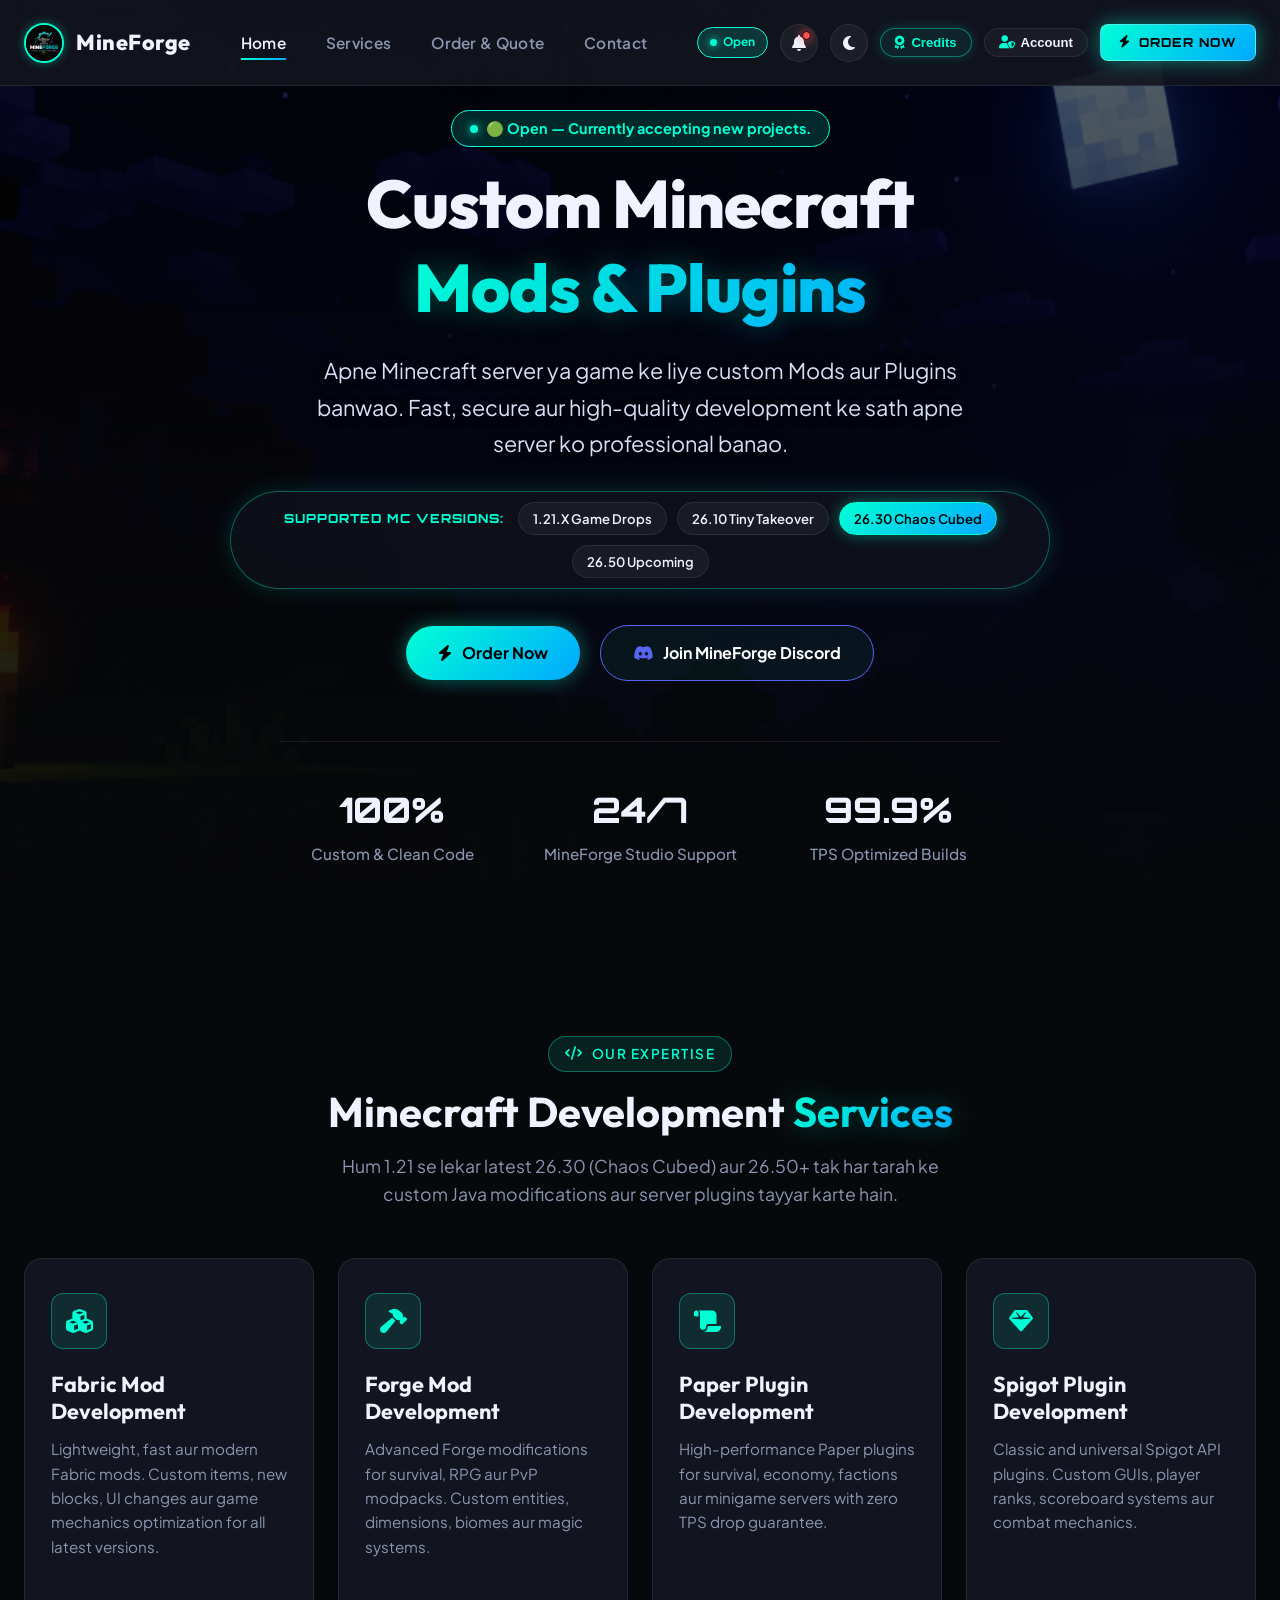
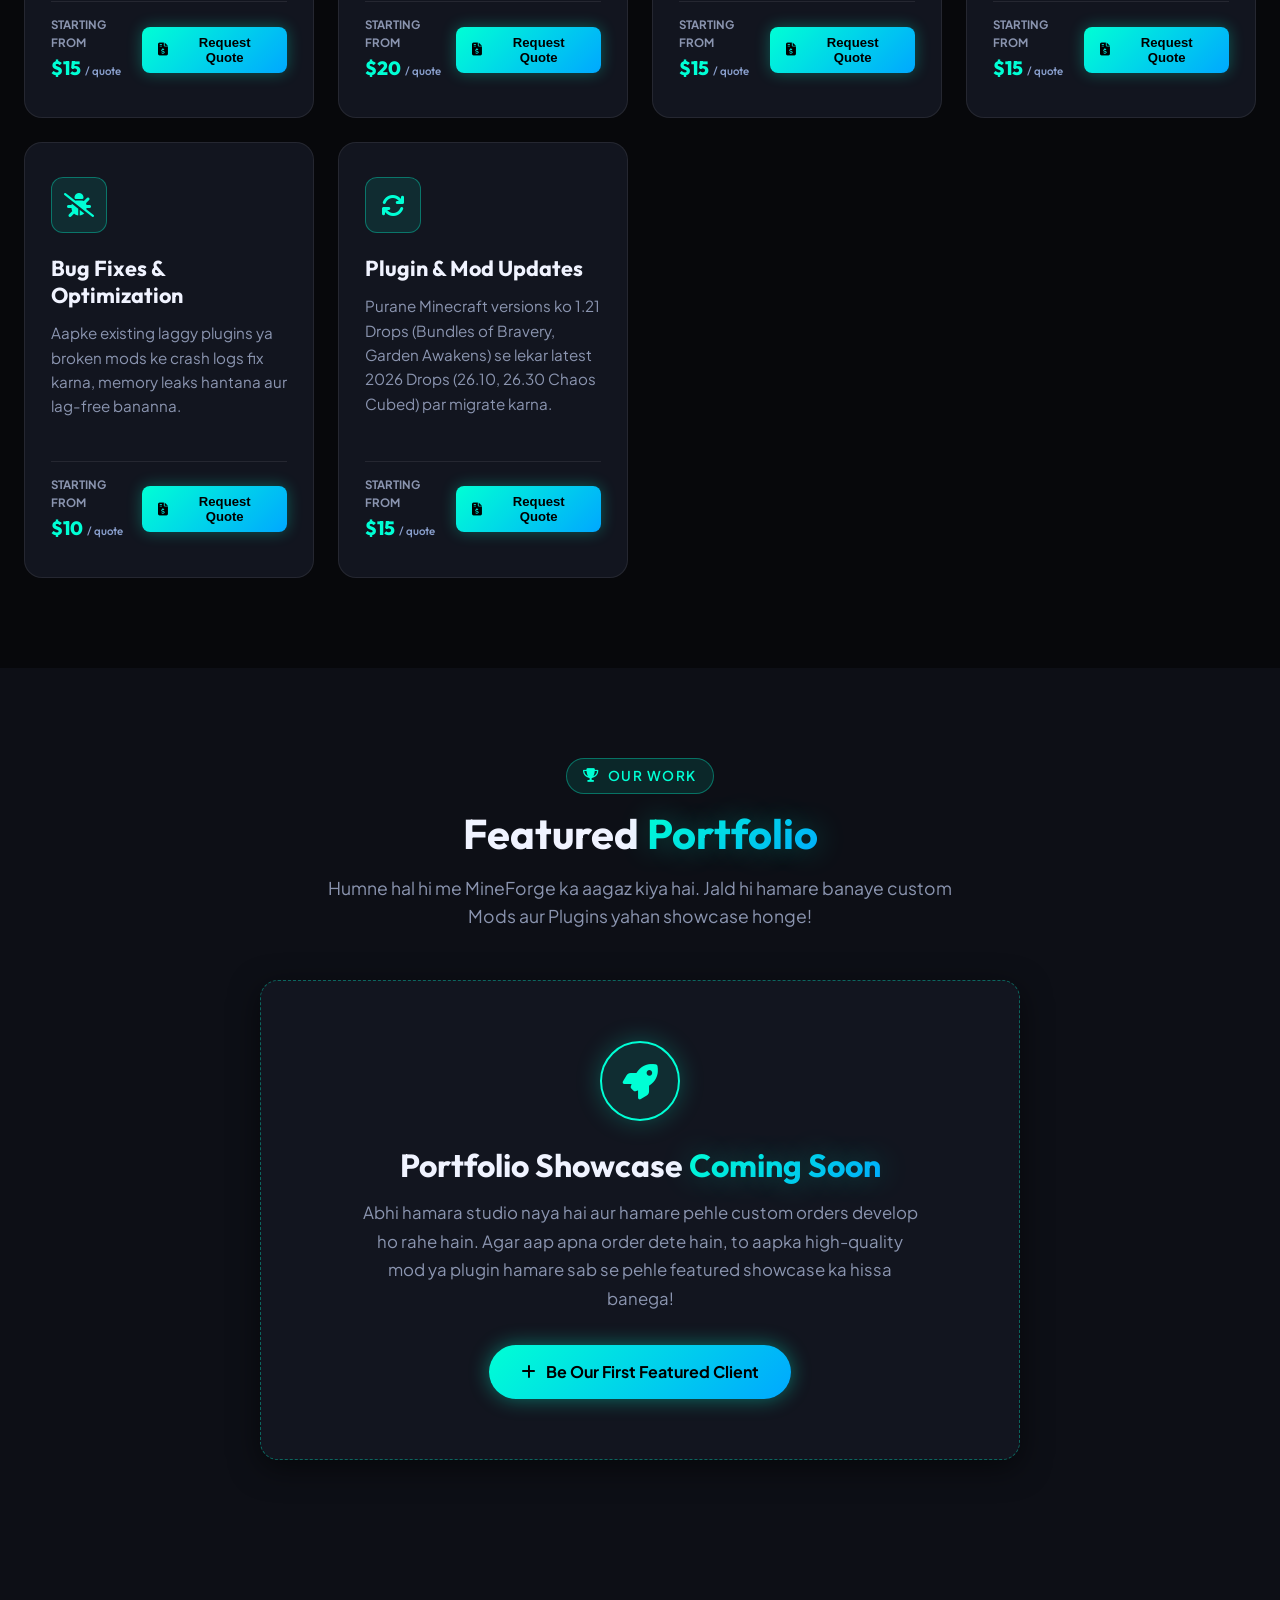
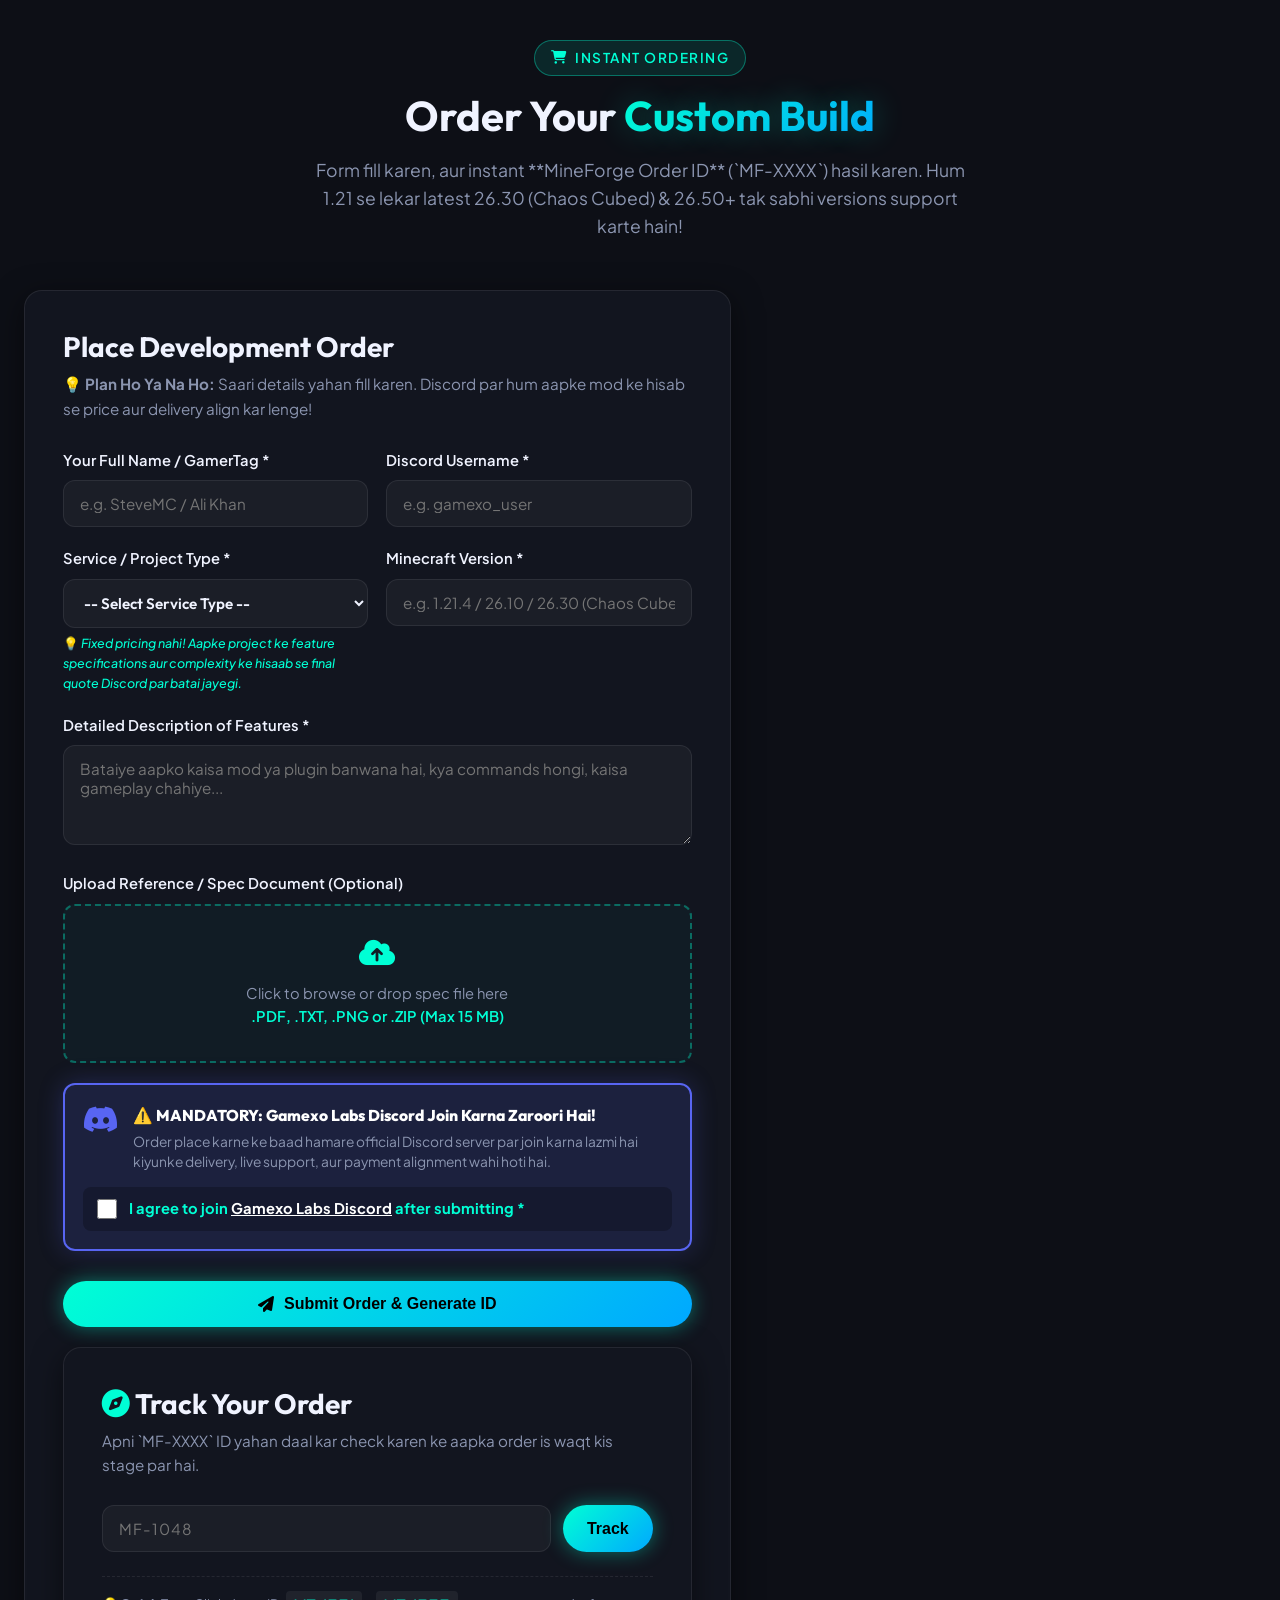
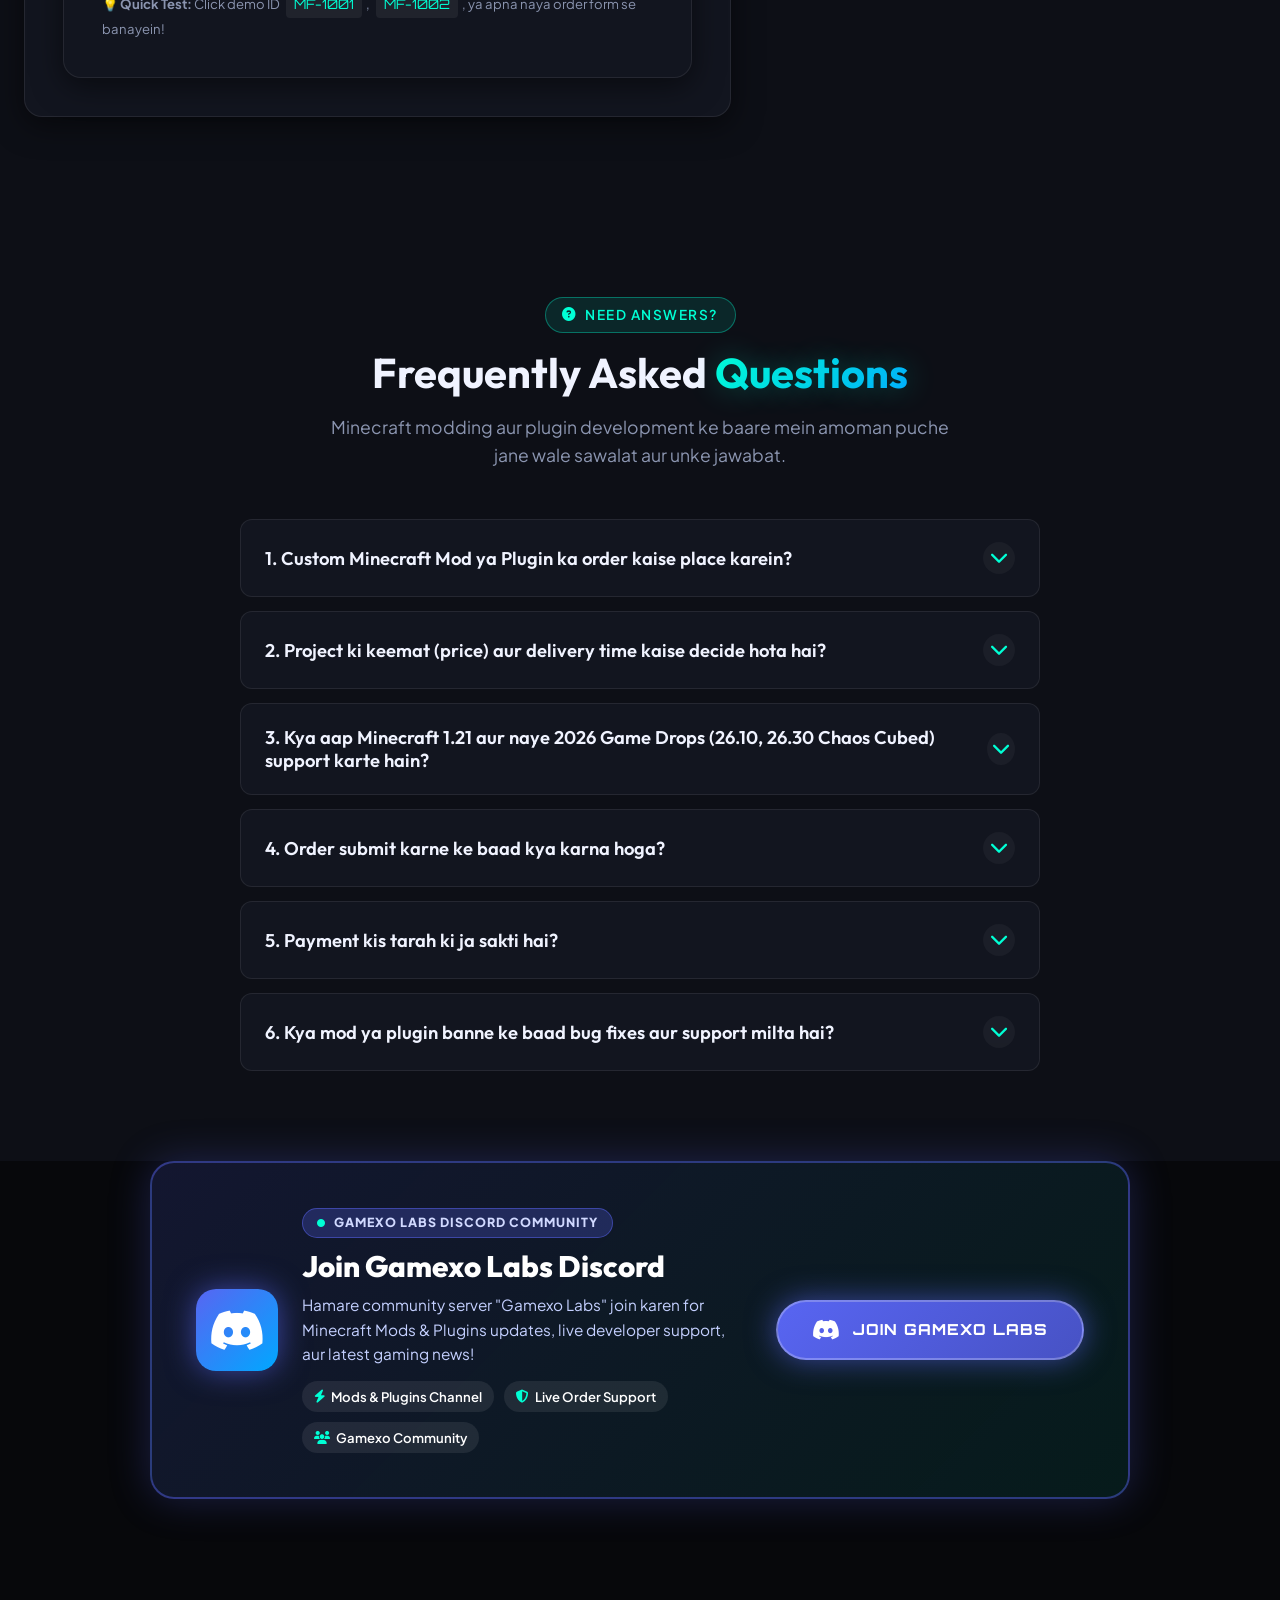
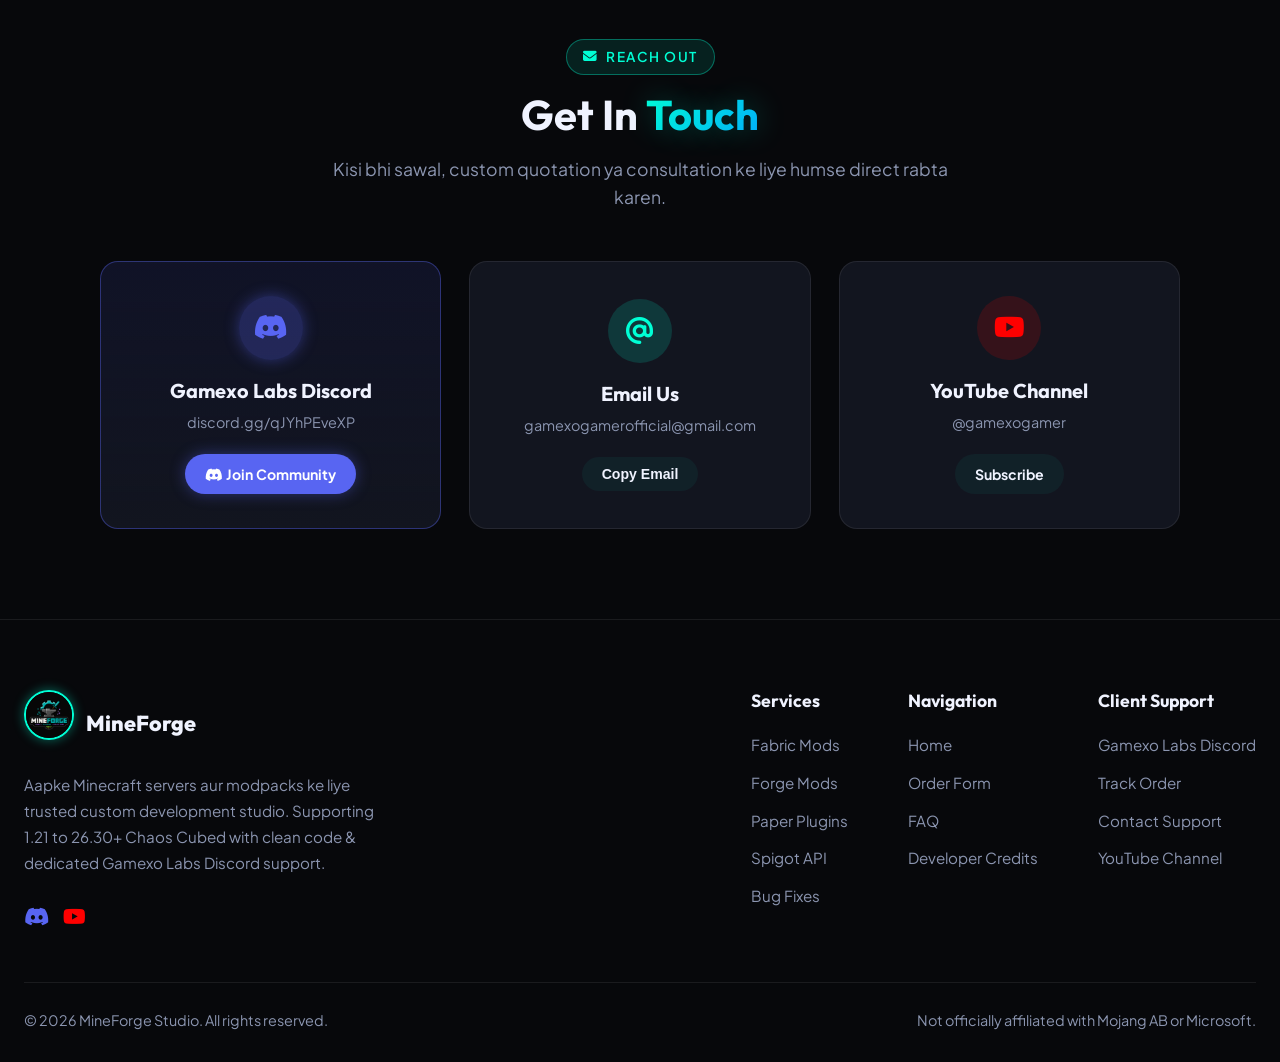
<file: index.html>
<!DOCTYPE html>
<html lang="en">
<head>
  <meta charset="UTF-8" />
  <meta name="viewport" content="width=device-width, initial-scale=1.0" />
  <title>MineForge — Custom Minecraft Mods & Plugins Development (1.21 to 26.30+)</title>
  <meta name="description" content="MineForge — Apne Minecraft server ya game ke liye custom Mods aur Plugins banwao. Supports all versions from 1.21 to 26.30 Chaos Cubed and 26.50+." />
  
  <!-- Website Logo in Browser Tablist (Favicon / Icon) -->
  <link rel="icon" type="image/png" href="assets/images/logo.png" />
  <link rel="shortcut icon" href="assets/images/logo.png" />
  <link rel="apple-touch-icon" href="assets/images/logo.png" />

  <!-- Font Awesome Icons -->
  <link rel="stylesheet" href="https://cdnjs.cloudflare.com/ajax/libs/font-awesome/6.5.1/css/all.min.css" />
  <!-- Custom Design System CSS -->
  <link rel="stylesheet" href="style.css" />
</head>
<body class="dark-mode">

  <!-- =========================================================================
       INSTANT FAST LOADER (OFFICIAL LOGO & ZERO-LAG GUARANTEE)
       ========================================================================= -->
  <div id="page-loader" class="loader-wrapper">
    <div class="loader-logo-box">
      <img src="assets/images/logo.png" alt="MineForge Official Logo" class="loader-logo-img" />
    </div>
    <div class="loader-text">MINEFORGE STUDIO</div>
  </div>

  <header id="header" class="header">
    <div class="container nav-container">
      
      <!-- Brand Logo / Name (Circular 40x40 Gol Logo) -->
      <a href="#hero" class="nav-brand" style="display: flex; align-items: center; gap: 12px; text-decoration: none; flex-shrink: 0;">
        <img src="assets/images/logo.png" alt="MineForge Logo" class="brand-logo nav-logo-img" style="width: 40px; height: 40px; border-radius: 50%; object-fit: cover; border: 2px solid #00ffd5; box-shadow: 0 0 10px rgba(0,255,213,0.4);" />
        <span style="font-family: 'Outfit', sans-serif; font-weight: 800; font-size: 1.35rem; letter-spacing: 0.5px;">MineForge</span>
      </a>

      <!-- Clean 4-Link Navigation -->
      <nav class="nav-menu">
        <ul id="nav-links" class="nav-links">
          <li><a href="#home" class="nav-link active">Home</a></li>
          <li><a href="#services" class="nav-link">Services</a></li>
          <li><a href="#order" class="nav-link">Order & Quote</a></li>
          <li><a href="#contact" class="nav-link">Contact</a></li>
        </ul>
      </nav>

      <!-- Right Navigation Actions -->
      <div class="nav-actions" style="display: flex; align-items: center; gap: 12px; flex-shrink: 0;">
        <!-- Compact Studio Availability Pill -->
        <span id="nav-availability-badge" class="nav-avail-pill" onclick="if(window.isAdminGamexo && window.isAdminGamexo()) { openModal('account-modal'); return false; }" title="Studio Live Status — Admin can switch in dashboard" style="font-size: 0.74rem; font-weight: 700; padding: 5px 12px; border-radius: 99px; background: rgba(0, 255, 213, 0.15); border: 1.5px solid #00ffd5; color: #00ffd5; display: inline-flex; align-items: center; gap: 6px; cursor: pointer; white-space: nowrap;">
          <span id="nav-avail-dot" style="width: 7px; height: 7px; border-radius: 50%; background: #00ffd5; box-shadow: 0 0 8px #00ffd5; display: inline-block;"></span>
          <span id="nav-avail-text">Open</span>
        </span>

        <!-- Notification Bell Icon (With Dynamic Red Dot Badge) -->
        <button id="btn-notifications-bell" class="theme-toggle-btn" onclick="openNotificationsModal()" title="Studio Announcements & Updates" style="position: relative;">
          <i class="fa-solid fa-bell"></i>
          <span id="bell-red-dot" style="display: none; position: absolute; top: 6px; right: 6px; width: 9px; height: 9px; background: #ff4d4d; border-radius: 50%; box-shadow: 0 0 10px #ff4d4d; border: 1.5px solid #060913;"></span>
        </button>

        <!-- Theme Toggle Button with Clean, Subtle Animation -->
        <button id="theme-toggle" class="theme-toggle-btn" aria-label="Toggle Theme" title="Toggle Theme (Light / Dark)">
          <i class="fa-solid fa-moon"></i>
        </button>

        <!-- Developer Credits Popup Button -->
        <button id="btn-open-credits" class="btn-nav-credit" onclick="openModal('credits-modal')" title="Lead Developer GAMEXO Credits">
          <i class="fa-solid fa-award"></i>
          <span>Credits</span>
        </button>

        <!-- Account / Client Login Button -->
        <button id="btn-open-account" class="btn-nav-account" title="Client Account Dashboard" onclick="openModal('account-modal')">
          <img id="nav-account-avatar" src="assets/images/gamexo_avatar.jpg" alt="Avatar" style="display: none; width: 22px; height: 22px; border-radius: 50%; object-fit: cover; border: 1.5px solid #00ffd5; box-shadow: 0 0 8px rgba(0,255,213,0.5);" />
          <i class="fa-solid fa-user-shield" id="nav-account-icon"></i>
          <span id="nav-account-label">Account</span>
        </button>

        <!-- Premium Sleek Order Now Button -->
        <a href="#order" class="btn-nav-order">
          <i class="fa-solid fa-bolt"></i>
          <span>Order Now</span>
        </a>

        <!-- Mobile Hamburger Button -->
        <button id="hamburger-btn" class="hamburger" aria-label="Open Mobile Menu">
          <span></span>
          <span></span>
          <span></span>
        </button>
      </div>

    </div>
  </header>

  <!-- =========================================================================
       HERO SECTION (NIGHT MINECRAFT LAKE WALLPAPER)
       ========================================================================= -->
  <section id="home" class="hero">
    <div class="hero-bg" style="background-image: url('assets/images/home_bg.png');"></div>
    <div class="hero-overlay"></div>

    <!-- Interactive Circular MineForge Logo Cursor Follower (ACROSS ENTIRE WEBSITE) -->
    <div id="mineforge-cursor-logo" style="position: fixed; top: 0; left: 0; width: 48px; height: 48px; border-radius: 50%; pointer-events: none; z-index: 999999; opacity: 0; transition: opacity 0.3s ease, transform 0.08s ease-out; display: flex; align-items: center; justify-content: center; background: #060913; border: 2.5px solid #00ffd5; box-shadow: 0 0 22px rgba(0, 255, 213, 0.8); overflow: hidden; transform: translate(-50%, -50%);">
      <img src="assets/images/logo.png" alt="MineForge Logo" style="width: 100%; height: 100%; object-fit: cover; border-radius: 50%; display: block; transform: scale(1.18);" />
    </div>

    <div class="container">
      <div class="hero-content">
        <!-- Live Website Announcement Banner (Controlled ONLY from Admin Portal - No Public Close Button) -->
        <div id="live-announcement-banner" style="display: none; background: linear-gradient(90deg, #5865F2 0%, #7c3aed 50%, #00ffd5 100%); color: #ffffff; padding: 10px 24px; border-radius: 99px; font-weight: 700; font-size: 0.88rem; box-shadow: 0 4px 20px rgba(0,0,0,0.3); margin-bottom: 18px; max-width: 750px; margin-left: auto; margin-right: auto; position: relative; align-items: center; justify-content: center; gap: 10px; border: 1px solid rgba(255,255,255,0.2); text-align: center;">
          <span style="font-size: 1.1rem;">📢</span>
          <span id="live-announcement-text">🔥 Welcome to MineForge Studio — 100% Custom Minecraft Mods & Plugins</span>
        </div>

        <!-- Live Availability Badge -->
        <div id="hero-availability-badge" class="hero-badge" style="cursor: pointer; border: 1.5px solid #00ffd5; background: rgba(0, 255, 213, 0.12); color: #00ffd5; margin-bottom: 14px; display: inline-flex; align-items: center; gap: 8px; font-weight: 700; padding: 6px 18px; border-radius: 99px;" onclick="if(window.isAdminGamexo && window.isAdminGamexo()) openModal('account-modal')">
          <span id="hero-avail-dot" class="hero-badge-dot" style="background: #00ffd5; box-shadow: 0 0 10px #00ffd5;"></span>
          <span id="hero-avail-text">🟢 Open for Orders — 100% Custom Quotations</span>
        </div>

        <!-- Title -->
        <h1 class="hero-title">
          Custom Minecraft <span class="highlight">Mods & Plugins</span>
        </h1>

        <!-- Subtitle -->
        <p class="hero-subtitle">
          Apne Minecraft server ya game ke liye custom Mods aur Plugins banwao. Fast, secure aur high-quality development ke sath apne server ko professional banao.
        </p>

        <!-- Supported Versions Pill (1.21 to 26.30 Chaos Cubed & 26.50+) -->
        <div class="hero-version-bar">
          <span class="version-label">SUPPORTED MC VERSIONS:</span>
          <span class="version-chip">1.21.X Game Drops</span>
          <span class="version-chip">26.10 Tiny Takeover</span>
          <span class="version-chip active-chip">26.30 Chaos Cubed</span>
          <span class="version-chip">26.50 Upcoming</span>
        </div>

        <!-- CTA Buttons -->
        <div class="hero-buttons">
          <a href="#order" class="btn btn-primary">
            <i class="fa-solid fa-bolt"></i>
            <span>Order Now</span>
          </a>
          <a href="https://discord.gg/qJYhPEveXP" target="_blank" rel="noopener noreferrer" class="btn btn-outline" style="border-color: #5865F2; color: #fff;">
            <i class="fa-brands fa-discord" style="color: #5865F2;"></i>
            <span>Join MineForge Discord</span>
          </a>
        </div>

        <!-- Authentic Stats -->
        <div class="hero-stats">
          <div class="stat-box">
            <div class="stat-number">100%</div>
            <div class="stat-label">Custom & Clean Code</div>
          </div>
          <div class="stat-box">
            <div class="stat-number">24/7</div>
            <div class="stat-label">MineForge Studio Support</div>
          </div>
          <div class="stat-box">
            <div class="stat-number">99.9%</div>
            <div class="stat-label">TPS Optimized Builds</div>
          </div>
        </div>

      </div>
    </div>
  </section>

  <!-- =========================================================================
       SERVICES SECTION (CLEAN 6 ESSENTIAL CARDS)
       ========================================================================= -->
  <section id="services" class="services">
    <div class="container">
      
      <div class="section-header">
        <div class="section-tag"><i class="fa-solid fa-code"></i> Our Expertise</div>
        <h2 class="section-title">Minecraft Development <span class="highlight">Services</span></h2>
        <p class="section-subtitle">
          Hum 1.21 se lekar latest 26.30 (Chaos Cubed) aur 26.50+ tak har tarah ke custom Java modifications aur server plugins tayyar karte hain.
        </p>
      </div>

      <!-- Clean 6-Card Grid -->
      <div class="services-grid">
        
        <!-- Service 1 -->
        <div class="service-card">
          <div>
            <div class="service-icon"><i class="fa-solid fa-cubes"></i></div>
            <h3 class="service-title">Fabric Mod Development</h3>
            <p class="service-desc">
              Lightweight, fast aur modern Fabric mods. Custom items, new blocks, UI changes aur game mechanics optimization for all latest versions.
            </p>
          </div>
          <div class="service-footer" style="display: flex; align-items: center; justify-content: space-between; margin-top: 18px; padding-top: 14px; border-top: 1px solid rgba(255,255,255,0.08);">
            <div>
              <div style="font-size: 0.72rem; color: var(--text-muted); text-transform: uppercase; font-weight: 700;">Starting From</div>
              <div style="font-size: 1.2rem; font-weight: 800; color: #00ffd5; font-family: 'Outfit', sans-serif;">$15 <span style="font-size: 0.72rem; color: #8ba1cf; font-weight: 500;">/ quote</span></div>
            </div>
            <button class="btn btn-sm btn-primary" onclick="requestCustomQuote('Fabric Mod ($15+ Quote)')" style="padding: 8px 16px; font-size: 0.82rem; font-weight: 700; border-radius: var(--radius-sm); box-shadow: 0 0 15px rgba(0, 255, 213, 0.3);">
              <i class="fa-solid fa-file-invoice-dollar"></i> Request Quote
            </button>
          </div>
        </div>

        <!-- Service 2 -->
        <div class="service-card">
          <div>
            <div class="service-icon"><i class="fa-solid fa-hammer"></i></div>
            <h3 class="service-title">Forge Mod Development</h3>
            <p class="service-desc">
              Advanced Forge modifications for survival, RPG aur PvP modpacks. Custom entities, dimensions, biomes aur magic systems.
            </p>
          </div>
          <div class="service-footer" style="display: flex; align-items: center; justify-content: space-between; margin-top: 18px; padding-top: 14px; border-top: 1px solid rgba(255,255,255,0.08);">
            <div>
              <div style="font-size: 0.72rem; color: var(--text-muted); text-transform: uppercase; font-weight: 700;">Starting From</div>
              <div style="font-size: 1.2rem; font-weight: 800; color: #00ffd5; font-family: 'Outfit', sans-serif;">$20 <span style="font-size: 0.72rem; color: #8ba1cf; font-weight: 500;">/ quote</span></div>
            </div>
            <button class="btn btn-sm btn-primary" onclick="requestCustomQuote('Forge Mod ($20+ Quote)')" style="padding: 8px 16px; font-size: 0.82rem; font-weight: 700; border-radius: var(--radius-sm); box-shadow: 0 0 15px rgba(0, 255, 213, 0.3);">
              <i class="fa-solid fa-file-invoice-dollar"></i> Request Quote
            </button>
          </div>
        </div>

        <!-- Service 3 -->
        <div class="service-card">
          <div>
            <div class="service-icon"><i class="fa-solid fa-scroll"></i></div>
            <h3 class="service-title">Paper Plugin Development</h3>
            <p class="service-desc">
              High-performance Paper plugins for survival, economy, factions aur minigame servers with zero TPS drop guarantee.
            </p>
          </div>
          <div class="service-footer" style="display: flex; align-items: center; justify-content: space-between; margin-top: 18px; padding-top: 14px; border-top: 1px solid rgba(255,255,255,0.08);">
            <div>
              <div style="font-size: 0.72rem; color: var(--text-muted); text-transform: uppercase; font-weight: 700;">Starting From</div>
              <div style="font-size: 1.2rem; font-weight: 800; color: #00ffd5; font-family: 'Outfit', sans-serif;">$15 <span style="font-size: 0.72rem; color: #8ba1cf; font-weight: 500;">/ quote</span></div>
            </div>
            <button class="btn btn-sm btn-primary" onclick="requestCustomQuote('Paper Plugin ($15+ Quote)')" style="padding: 8px 16px; font-size: 0.82rem; font-weight: 700; border-radius: var(--radius-sm); box-shadow: 0 0 15px rgba(0, 255, 213, 0.3);">
              <i class="fa-solid fa-file-invoice-dollar"></i> Request Quote
            </button>
          </div>
        </div>

        <!-- Service 4 -->
        <div class="service-card">
          <div>
            <div class="service-icon"><i class="fa-solid fa-gem"></i></div>
            <h3 class="service-title">Spigot Plugin Development</h3>
            <p class="service-desc">
              Classic and universal Spigot API plugins. Custom GUIs, player ranks, scoreboard systems aur combat mechanics.
            </p>
          </div>
          <div class="service-footer" style="display: flex; align-items: center; justify-content: space-between; margin-top: 18px; padding-top: 14px; border-top: 1px solid rgba(255,255,255,0.08);">
            <div>
              <div style="font-size: 0.72rem; color: var(--text-muted); text-transform: uppercase; font-weight: 700;">Starting From</div>
              <div style="font-size: 1.2rem; font-weight: 800; color: #00ffd5; font-family: 'Outfit', sans-serif;">$15 <span style="font-size: 0.72rem; color: #8ba1cf; font-weight: 500;">/ quote</span></div>
            </div>
            <button class="btn btn-sm btn-primary" onclick="requestCustomQuote('Spigot Plugin ($15+ Quote)')" style="padding: 8px 16px; font-size: 0.82rem; font-weight: 700; border-radius: var(--radius-sm); box-shadow: 0 0 15px rgba(0, 255, 213, 0.3);">
              <i class="fa-solid fa-file-invoice-dollar"></i> Request Quote
            </button>
          </div>
        </div>

        <!-- Service 5 -->
        <div class="service-card">
          <div>
            <div class="service-icon"><i class="fa-solid fa-bug-slash"></i></div>
            <h3 class="service-title">Bug Fixes & Optimization</h3>
            <p class="service-desc">
              Aapke existing laggy plugins ya broken mods ke crash logs fix karna, memory leaks hantana aur lag-free bananna.
            </p>
          </div>
          <div class="service-footer" style="display: flex; align-items: center; justify-content: space-between; margin-top: 18px; padding-top: 14px; border-top: 1px solid rgba(255,255,255,0.08);">
            <div>
              <div style="font-size: 0.72rem; color: var(--text-muted); text-transform: uppercase; font-weight: 700;">Starting From</div>
              <div style="font-size: 1.2rem; font-weight: 800; color: #00ffd5; font-family: 'Outfit', sans-serif;">$10 <span style="font-size: 0.72rem; color: #8ba1cf; font-weight: 500;">/ quote</span></div>
            </div>
            <button class="btn btn-sm btn-primary" onclick="requestCustomQuote('Lag Optimization ($10+ Quote)')" style="padding: 8px 16px; font-size: 0.82rem; font-weight: 700; border-radius: var(--radius-sm); box-shadow: 0 0 15px rgba(0, 255, 213, 0.3);">
              <i class="fa-solid fa-file-invoice-dollar"></i> Request Quote
            </button>
          </div>
        </div>

        <!-- Service 6 -->
        <div class="service-card">
          <div>
            <div class="service-icon"><i class="fa-solid fa-arrows-rotate"></i></div>
            <h3 class="service-title">Plugin & Mod Updates</h3>
            <p class="service-desc">
              Purane Minecraft versions ko 1.21 Drops (Bundles of Bravery, Garden Awakens) se lekar latest 2026 Drops (26.10, 26.30 Chaos Cubed) par migrate karna.
            </p>
          </div>
          <div class="service-footer" style="display: flex; align-items: center; justify-content: space-between; margin-top: 18px; padding-top: 14px; border-top: 1px solid rgba(255,255,255,0.08);">
            <div>
              <div style="font-size: 0.72rem; color: var(--text-muted); text-transform: uppercase; font-weight: 700;">Starting From</div>
              <div style="font-size: 1.2rem; font-weight: 800; color: #00ffd5; font-family: 'Outfit', sans-serif;">$15 <span style="font-size: 0.72rem; color: #8ba1cf; font-weight: 500;">/ quote</span></div>
            </div>
            <button class="btn btn-sm btn-primary" onclick="requestCustomQuote('Version Migration ($15+ Quote)')" style="padding: 8px 16px; font-size: 0.82rem; font-weight: 700; border-radius: var(--radius-sm); box-shadow: 0 0 15px rgba(0, 255, 213, 0.3);">
              <i class="fa-solid fa-file-invoice-dollar"></i> Request Quote
            </button>
          </div>
        </div>

      </div>

    </div>
  </section>

  <!-- =========================================================================
       PORTFOLIO SECTION ("COMING SOON" CLEAN STATE)
       ========================================================================= -->
  <section id="portfolio" class="portfolio">
    <div class="container">
      
      <div class="section-header">
        <div class="section-tag"><i class="fa-solid fa-trophy"></i> Our Work</div>
        <h2 class="section-title">Featured <span class="highlight">Portfolio</span></h2>
        <p class="section-subtitle">
          Humne hal hi me MineForge ka aagaz kiya hai. Jald hi hamare banaye custom Mods aur Plugins yahan showcase honge!
        </p>
      </div>

      <!-- Clean Coming Soon Portfolio Box -->
      <div class="portfolio-coming-soon-box">
        <div class="portfolio-coming-icon">
          <i class="fa-solid fa-rocket"></i>
        </div>
        <h3 class="portfolio-coming-title">Portfolio Showcase <span class="highlight">Coming Soon</span></h3>
        <p class="portfolio-coming-text">
          Abhi hamara studio naya hai aur hamare pehle custom orders develop ho rahe hain. Agar aap apna order dete hain, to aapka high-quality mod ya plugin hamare sab se pehle featured showcase ka hissa banega!
        </p>
        <a href="#order" class="btn btn-primary">
          <i class="fa-solid fa-plus"></i>
          <span>Be Our First Featured Client</span>
        </a>
      </div>

    </div>
  </section>

  <!-- =========================================================================
       ORDER & TRACKING SECTION (WITH MF-XXXX ID GENERATOR & COMPLETE 1.21–26.50+ VERSIONS)
       ========================================================================= -->
  <section id="order" class="order-section">
    <div class="container">
      
      <div class="section-header">
        <div class="section-tag"><i class="fa-solid fa-cart-shopping"></i> Instant Ordering</div>
        <h2 class="section-title">Order Your <span class="highlight">Custom Build</span></h2>
        <p class="section-subtitle">
          Form fill karen, aur instant **MineForge Order ID** (`MF-XXXX`) hasil karen. Hum 1.21 se lekar latest 26.30 (Chaos Cubed) &amp; 26.50+ tak sabhi versions support karte hain!
        </p>
      </div>

      <div class="order-container-grid">
        
        <!-- Left: Order Form -->
        <div class="form-card">
          <h3 class="form-card-title">Place Development Order</h3>
          <p class="form-card-subtitle">
            💡 <strong>Plan Ho Ya Na Ho:</strong> Saari details yahan fill karen. Discord par hum aapke mod ke hisab se price aur delivery align kar lenge!
          </p>
          
          <form id="order-form">
            <div class="form-grid-2">
              <div class="form-group">
                <label class="form-label" for="client-name">Your Full Name / GamerTag *</label>
                <input type="text" id="client-name" class="form-input" placeholder="e.g. SteveMC / Ali Khan" required />
              </div>
              <div class="form-group">
                <label class="form-label" for="client-discord">Discord Username *</label>
                <input type="text" id="client-discord" class="form-input" placeholder="e.g. gamexo_user" required />
              </div>
            </div>

            <div class="form-grid-2">
              <div class="form-group">
                <label class="form-label" for="build-type">Service / Project Type *</label>
                <select id="build-type" class="form-select" required style="font-family: 'Outfit', sans-serif; font-weight: 600;">
                  <option value="" disabled selected>-- Select Service Type --</option>
                  <option value="Fabric Mod ($15+ Quote)">Fabric Mod ($15+ Quote)</option>
                  <option value="Forge Mod ($20+ Quote)">Forge Mod ($20+ Quote)</option>
                  <option value="Paper Plugin ($15+ Quote)">Paper Plugin ($15+ Quote)</option>
                  <option value="Spigot Plugin ($15+ Quote)">Spigot Plugin ($15+ Quote)</option>
                  <option value="Lag Optimization ($10+ Quote)">Lag Optimization ($10+ Quote)</option>
                  <option value="Version Migration ($15+ Quote)">Version Migration ($15+ Quote)</option>
                  <option value="Custom GUIs & Textures (Quote)">Custom GUIs & Textures (Quote)</option>
                  <option value="Other Custom Project (Quote)">Other Custom Project (Quote)</option>
                </select>
                <div style="font-size: 0.78rem; color: #00ffd5; margin-top: 6px; font-weight: 500;">
                  💡 <em>Fixed pricing nahi! Aapke project ke feature specifications aur complexity ke hisaab se final quote Discord par batai jayegi.</em>
                </div>
              </div>
              <div class="form-group">
                <label class="form-label" for="target-version">Minecraft Version *</label>
                <input type="text" id="target-version" class="form-input" placeholder="e.g. 1.21.4 / 26.10 / 26.30 (Chaos Cubed)" required />
              </div>
            </div>

            <div class="form-group">
              <label class="form-label" for="build-desc">Detailed Description of Features *</label>
              <textarea id="build-desc" class="form-textarea" placeholder="Bataiye aapko kaisa mod ya plugin banwana hai, kya commands hongi, kaisa gameplay chahiye..." required></textarea>
            </div>

            <div class="form-group">
              <label class="form-label">Upload Reference / Spec Document (Optional)</label>
              <div id="file-dropzone" class="file-upload-box">
                <div class="file-upload-icon"><i class="fa-solid fa-cloud-arrow-up"></i></div>
                <div class="file-upload-text">Click to browse or drop spec file here <br /><span>.PDF, .TXT, .PNG or .ZIP (Max 15 MB)</span></div>
                <input type="file" id="spec-file" style="display: none;" />
                <div id="uploaded-file-name"></div>
              </div>
            <div style="margin: 20px 0; padding: 18px; background: rgba(88, 101, 242, 0.15); border: 2px solid #5865F2; border-radius: var(--radius-md); box-shadow: 0 0 25px rgba(88, 101, 242, 0.25);">
              <div style="display: flex; align-items: flex-start; gap: 14px; margin-bottom: 14px;">
                <i class="fa-brands fa-discord" style="color: #5865F2; font-size: 1.8rem; margin-top: 2px; flex-shrink: 0;"></i>
                <div>
                  <div style="color: #fff; font-weight: 800; font-size: 0.98rem; margin-bottom: 4px; font-family: 'Outfit', sans-serif;">
                    ⚠️ MANDATORY: Gamexo Labs Discord Join Karna Zaroori Hai!
                  </div>
                  <p style="color: var(--text-muted); font-size: 0.86rem; line-height: 1.5; margin: 0;">
                    Order place karne ke baad hamare official Discord server par join karna lazmi hai kiyunke delivery, live support, aur payment alignment wahi hoti hai.
                  </p>
                </div>
              </div>
              <label style="display: flex; align-items: center; gap: 12px; cursor: pointer; color: #00ffd5; font-size: 0.92rem; font-weight: 700; background: rgba(0,0,0,0.25); padding: 10px 14px; border-radius: var(--radius-sm);">
                <input type="checkbox" id="require-discord-join" required style="width: 20px; height: 20px; accent-color: #5865F2; cursor: pointer;" />
                <span>I agree to join <a href="https://discord.gg/qJYhPEveXP" target="_blank" style="color: #fff; text-decoration: underline;">Gamexo Labs Discord</a> after submitting *</span>
              </label>
            </div>

            <button type="submit" class="btn btn-primary" style="width: 100%; margin-top: 10px;">
              <i class="fa-solid fa-paper-plane"></i>
              <span>Submit Order & Generate ID</span>
            </button>
          </form>
        </div>

        <!-- Right: Order Tracking Widget -->
        <div class="tracking-card">
          <h3 class="tracking-card-title"><i class="fa-solid fa-compass" style="color: var(--accent-primary);"></i> Track Your Order</h3>
          <p class="tracking-card-subtitle">Apni `MF-XXXX` ID yahan daal kar check karen ke aapka order is waqt kis stage par hai.</p>

          <form id="tracking-form">
            <div class="tracking-input-group">
              <input type="text" id="tracking-id-input" class="form-input gaming-font" placeholder="MF-1048" required style="text-transform: uppercase;" />
              <button type="submit" class="btn btn-primary" style="padding: 13px 24px;">Track</button>
            </div>
          </form>

          <!-- Dynamic Tracker Status Box -->
          <div id="tracking-result" class="tracking-result-box">
            <div class="order-id-display">
              <span id="display-order-id" class="order-id-label">MF-0000</span>
              <span id="display-status-badge" class="order-status-badge status-Pending">Pending</span>
            </div>

            <p style="font-size: 0.95rem; color: var(--text-main); margin-bottom: 6px;">
              <strong>Client:</strong> <span id="display-client-name" style="color: var(--accent-primary);">-</span>
            </p>
            <p style="font-size: 0.9rem; color: var(--text-muted); margin-bottom: 20px;">
              <strong>Project:</strong> <span id="display-build-type">-</span>
            </p>

            <!-- 3-Step Visual Progress Bar -->
            <div class="tracking-timeline">
              <div id="step-1" class="timeline-step completed">
                <div class="timeline-circle"><i class="fa-solid fa-check"></i></div>
                <div class="timeline-label">Received</div>
              </div>
              <div id="step-2" class="timeline-step">
                <div class="timeline-circle"><i class="fa-solid fa-code"></i></div>
                <div class="timeline-label">In Development</div>
              </div>
              <div id="step-3" class="timeline-step">
                <div class="timeline-circle"><i class="fa-solid fa-flag-checkered"></i></div>
                <div class="timeline-label">Completed</div>
              </div>
            </div>
          </div>

          <div class="demo-ids-hint">
            💡 <strong>Quick Test:</strong> Click demo ID <span class="demo-id-chip" data-id="MF-1001">MF-1001</span>, <span class="demo-id-chip" data-id="MF-1002">MF-1002</span>, ya apna naya order form se banayein!
          </div>
        </div>

      </div>

    </div>
  </section>

  <!-- =========================================================================
       FAQ SECTION (ACCORDION FULLY FIXED - NO CUT OFF / CLAMPING)
       ========================================================================= -->
  <section id="faq" class="faq">
    <div class="container">
      
      <div class="section-header">
        <div class="section-tag"><i class="fa-solid fa-circle-question"></i> Need Answers?</div>
        <h2 class="section-title">Frequently Asked <span class="highlight">Questions</span></h2>
        <p class="section-subtitle">
          Minecraft modding aur plugin development ke baare mein amoman puche jane wale sawalat aur unke jawabat.
        </p>
      </div>

      <div class="faq-accordion">
        
        <!-- FAQ 1 -->
        <div class="faq-item">
          <button class="faq-question">
            <span>1. Custom Minecraft Mod ya Plugin ka order kaise place karein?</span>
            <span class="faq-icon"><i class="fa-solid fa-chevron-down"></i></span>
          </button>
          <div class="faq-answer">
            <p class="faq-answer-text">
              Aap hamare "Order &amp; Quote" form me apni service type, Minecraft version aur project specifications submit kar sakte hain. Submitting ke baad hum aapke project ka review karenge aur custom quotation wa delivery time provide karenge.
            </p>
          </div>
        </div>

        <!-- FAQ 2 -->
        <div class="faq-item">
          <button class="faq-question">
            <span>2. Project ki keemat (price) aur delivery time kaise decide hota hai?</span>
            <span class="faq-icon"><i class="fa-solid fa-chevron-down"></i></span>
          </button>
          <div class="faq-answer">
            <p class="faq-answer-text">
              Har mod ya plugin ki complexity aur features ke hisab se custom price decide ki jaati hai. Koi fixed plans ya forced packages nahi hain — aapko sirf apne project ke mutabiq fair quote milta hai. Basic plugins 1-3 din aur advanced mods me requirements ke mutabiq time lagta hai.
            </p>
          </div>
        </div>

        <!-- FAQ 3 -->
        <div class="faq-item">
          <button class="faq-question">
            <span>3. Kya aap Minecraft 1.21 aur naye 2026 Game Drops (26.10, 26.30 Chaos Cubed) support karte hain?</span>
            <span class="faq-icon"><i class="fa-solid fa-chevron-down"></i></span>
          </button>
          <div class="faq-answer">
            <p class="faq-answer-text">
              Ji haan! Hum 1.21.X se lekar naye saal ke numbering system — 26.10 (Tiny Takeover), 26.30 (Chaos Cubed) aur 26.50+ tak sabhi versions aur platforms (Fabric, Forge, Paper, Purpur, Spigot) par fully optimized mods aur plugins tayyar karte hain.
            </p>
          </div>
        </div>

        <!-- FAQ 4 -->
        <div class="faq-item">
          <button class="faq-question">
            <span>4. Order submit karne ke baad kya karna hoga?</span>
            <span class="faq-icon"><i class="fa-solid fa-chevron-down"></i></span>
          </button>
          <div class="faq-answer">
            <p class="faq-answer-text">
              Order submit karne ke baad aapko apni unique Order ID milegi. Hamare official Discord server par join karke Order ID share karein taake hum aapke sath custom quote aur development progress live share kar saken.
            </p>
          </div>
        </div>

        <!-- FAQ 5 -->
        <div class="faq-item">
          <button class="faq-question">
            <span>5. Payment kis tarah ki ja sakti hai?</span>
            <span class="faq-icon"><i class="fa-solid fa-chevron-down"></i></span>
          </button>
          <div class="faq-answer">
            <p class="faq-answer-text">
              Hum PayPal, Stripe, Crypto (USDT), Bank Transfer aur regional payment methods ke zariye secure transactions accept karte hain. Quote confirm hone ke baad payment details share ki jaati hain.
            </p>
          </div>
        </div>

        <!-- FAQ 6 -->
        <div class="faq-item">
          <button class="faq-question">
            <span>6. Kya mod ya plugin banne ke baad bug fixes aur support milta hai?</span>
            <span class="faq-icon"><i class="fa-solid fa-chevron-down"></i></span>
          </button>
          <div class="faq-answer">
            <p class="faq-answer-text">
              Ji bilkul! Hum har custom project ke sath free technical support aur bug fixes provide karte hain taake aapka Minecraft server hamesha crash-free aur smooth chale.
            </p>
          </div>
        </div>

      </div>

    </div>
  </section>

  <!-- =========================================================================
       GAMEXO LABS DISCORD COMMUNITY HUB (PREMIUM INVITATION BANNER)
       ========================================================================= -->
  <div class="container">
    <div class="discord-invite-banner">
      <div class="discord-banner-inner">
        <div class="discord-banner-left">
          <div class="discord-logo-glow-box">
            <i class="fa-brands fa-discord"></i>
          </div>
          <div>
            <div class="discord-banner-tag">
              <i class="fa-solid fa-circle" style="font-size: 8px; color: #00ffd5;"></i> GAMEXO LABS DISCORD COMMUNITY
            </div>
            <h3 class="discord-banner-title">Join Gamexo Labs Discord</h3>
            <p class="discord-banner-desc">
              Hamare community server "Gamexo Labs" join karen for Minecraft Mods &amp; Plugins updates, live developer support, aur latest gaming news!
            </p>
            <div class="discord-feature-pills">
              <span class="discord-pill"><i class="fa-solid fa-bolt"></i> Mods &amp; Plugins Channel</span>
              <span class="discord-pill"><i class="fa-solid fa-shield-halved"></i> Live Order Support</span>
              <span class="discord-pill"><i class="fa-solid fa-users"></i> Gamexo Community</span>
            </div>
          </div>
        </div>

        <div>
          <a href="https://discord.gg/qJYhPEveXP" target="_blank" rel="noopener noreferrer" class="btn-discord-join">
            <i class="fa-brands fa-discord"></i>
            <span>JOIN GAMEXO LABS</span>
          </a>
        </div>
      </div>
    </div>
  </div>

  <!-- =========================================================================
       CONTACT SECTION (EXACTLY 3 CARDS: GAMEXO LABS DISCORD, EMAIL & YOUTUBE)
       ========================================================================= -->
  <section id="contact" class="contact">
    <div class="container">
      
      <div class="section-header">
        <div class="section-tag"><i class="fa-solid fa-envelope"></i> Reach Out</div>
        <h2 class="section-title">Get In <span class="highlight">Touch</span></h2>
        <p class="section-subtitle">
          Kisi bhi sawal, custom quotation ya consultation ke liye humse direct rabta karen.
        </p>
      </div>

      <!-- Exactly 3 cards as requested -->
      <div class="contact-grid contact-grid-3">
        
        <!-- Contact 1: Gamexo Labs Discord Server -->
        <div class="contact-card contact-discord">
          <div class="contact-icon"><i class="fa-brands fa-discord"></i></div>
          <h3 class="contact-title">Gamexo Labs Discord</h3>
          <p class="contact-handle">discord.gg/qJYhPEveXP</p>
          <a href="https://discord.gg/qJYhPEveXP" target="_blank" rel="noopener noreferrer" class="btn-contact-action btn-discord-card">
            <i class="fa-brands fa-discord"></i> Join Community
          </a>
        </div>

        <!-- Contact 2: Email -->
        <div class="contact-card contact-email">
          <div class="contact-icon"><i class="fa-solid fa-at"></i></div>
          <h3 class="contact-title">Email Us</h3>
          <p class="contact-handle">gamexogamerofficial@gmail.com</p>
          <button class="btn-contact-action btn-outline" onclick="copyToClipboard('gamexogamerofficial@gmail.com', 'Email address copied!')">
            Copy Email
          </button>
        </div>

        <!-- Contact 3: YouTube Channel -->
        <div class="contact-card contact-youtube">
          <div class="contact-icon"><i class="fa-brands fa-youtube"></i></div>
          <h3 class="contact-title">YouTube Channel</h3>
          <p class="contact-handle">@gamexogamer</p>
          <a href="https://www.youtube.com/@gamexogamer" target="_blank" rel="noopener noreferrer" class="btn-contact-action btn-outline">
            Subscribe
          </a>
        </div>

      </div>

    </div>
  </section>

  <!-- =========================================================================
       FOOTER (GOL / CIRCULAR BRAND LOGO)
       ========================================================================= -->
  <footer class="footer">
    <div class="container">
      
      <div class="footer-top">
        <div class="footer-brand">
          <a href="#hero" class="logo">
            <img src="assets/images/logo.png" alt="MineForge Logo" class="footer-logo-img" />
            <span>MineForge</span>
          </a>
          <p class="footer-desc">
            Aapke Minecraft servers aur modpacks ke liye trusted custom development studio. Supporting 1.21 to 26.30+ Chaos Cubed with clean code &amp; dedicated Gamexo Labs Discord support.
          </p>
          <div style="display: flex; gap: 14px; font-size: 1.25rem;">
            <!-- Official Discord Link -->
            <a href="https://discord.gg/qJYhPEveXP" target="_blank" rel="noopener noreferrer" aria-label="Gamexo Labs Discord" style="color: #5865F2;"><i class="fa-brands fa-discord"></i></a>
            <a href="https://www.youtube.com/@gamexogamer" target="_blank" rel="noopener noreferrer" aria-label="YouTube" style="color: #FF0000;"><i class="fa-brands fa-youtube"></i></a>
          </div>
        </div>

        <div class="footer-links-group">
          <div>
            <h4 class="footer-col-title">Services</h4>
            <ul class="footer-links">
              <li><a href="#services" class="footer-link">Fabric Mods</a></li>
              <li><a href="#services" class="footer-link">Forge Mods</a></li>
              <li><a href="#services" class="footer-link">Paper Plugins</a></li>
              <li><a href="#services" class="footer-link">Spigot API</a></li>
              <li><a href="#services" class="footer-link">Bug Fixes</a></li>
            </ul>
          </div>

          <div>
            <h4 class="footer-col-title">Navigation</h4>
            <ul class="footer-links">
              <li><a href="#hero" class="footer-link">Home</a></li>
              <li><a href="#order" class="footer-link">Order Form</a></li>
              <li><a href="#faq" class="footer-link">FAQ</a></li>
              <li><a href="#" onclick="openModal('credits-modal'); return false;" class="footer-link">Developer Credits</a></li>
            </ul>
          </div>

          <div>
            <h4 class="footer-col-title">Client Support</h4>
            <ul class="footer-links">
              <li><a href="https://discord.gg/qJYhPEveXP" target="_blank" rel="noopener noreferrer" class="footer-link">Gamexo Labs Discord</a></li>
              <li><a href="#order" class="footer-link">Track Order</a></li>
              <li><a href="#contact" class="footer-link">Contact Support</a></li>
              <li><a href="https://www.youtube.com/@gamexogamer" target="_blank" rel="noopener noreferrer" class="footer-link">YouTube Channel</a></li>
            </ul>
          </div>
        </div>
      </div>

      <div class="footer-bottom">
        <div>&copy; 2026 MineForge Studio. All rights reserved.</div>
        <div>Not officially affiliated with Mojang AB or Microsoft.</div>
      </div>

    </div>
  </footer>

  <!-- =========================================================================
       SCROLL TO TOP BUTTON
       ========================================================================= -->
  <button id="scroll-to-top" class="scroll-top-btn" aria-label="Scroll to top of page">
    <i class="fa-solid fa-arrow-up"></i>
  </button>

  <!-- =========================================================================
       TOAST NOTIFICATION (FOR COPY ACTIONS)
       ========================================================================= -->
  <div id="toast" class="toast-notice">Notice message</div>

  <!-- =========================================================================
       MODAL 1: ORDER CONFIRMATION MODAL (WITH DISCORD BUTTON)
       ========================================================================= -->
  <div id="order-confirm-modal" class="modal-overlay">
    <div class="modal-content">
      <button class="modal-close-btn" onclick="closeModal('order-confirm-modal')" aria-label="Close Modal"><i class="fa-solid fa-xmark"></i></button>

      <div style="text-align: center; margin-bottom: 24px;">
        <div style="width: 72px; height: 72px; border-radius: 50%; background: rgba(0,255,213,0.15); color: var(--status-completed); font-size: 2.2rem; display: flex; align-items: center; justify-content: center; margin: 0 auto 16px; border: 2px solid var(--status-completed);">
          <i class="fa-solid fa-check"></i>
        </div>
        <h3 style="font-size: 1.8rem; margin-bottom: 8px;">Order Successfully Placed!</h3>
        <p style="color: var(--text-muted); font-size: 0.96rem;">
          Aapka Minecraft development order hamare server par register ho chuka hai.
        </p>
      </div>

      <!-- Generated Order ID Card -->
      <div style="background: rgba(0, 255, 213, 0.05); border: 2px solid var(--accent-primary); border-radius: var(--radius-md); padding: 24px; text-align: center; margin-bottom: 24px;">
        <div style="font-size: 0.85rem; color: var(--text-muted); text-transform: uppercase; letter-spacing: 1px; margin-bottom: 6px;">YOUR TRACKING ID</div>
        <div id="modal-order-id" class="gaming-font" style="font-size: 2.4rem; color: var(--accent-primary); font-weight: 800; margin-bottom: 12px;">MF-XXXX</div>
        <p style="font-size: 0.9rem; color: var(--text-main);">
          Is ID ko note ya save kar len! Aap is ID ke zariye apna order status check kar sakte hain.
        </p>
      </div>

      <!-- MANDATORY DISCORD JOIN CALLOUT -->
      <div style="background: rgba(88, 101, 242, 0.2); border: 2px solid #5865F2; border-radius: var(--radius-md); padding: 22px; margin-bottom: 26px; text-align: center; box-shadow: 0 0 30px rgba(88, 101, 242, 0.35);">
        <div style="display: inline-block; background: #5865F2; color: #fff; font-size: 0.78rem; font-weight: 800; padding: 4px 12px; border-radius: var(--radius-full); text-transform: uppercase; letter-spacing: 1px; margin-bottom: 12px;">
          ⚠️ MANDATORY STEP FOR ALL CLIENTS
        </div>
        <h4 style="color: #fff; font-size: 1.25rem; margin-bottom: 8px; font-family: 'Outfit', sans-serif;">
          Join "Gamexo Labs" Discord Now!
        </h4>
        <p style="font-size: 0.94rem; color: #d1d9ff; margin-bottom: 16px; line-height: 1.6;">
          Aapka order tabhi start hoga jab aap hamare official Discord server <strong>Gamexo Labs</strong> me join kar ke apna Order ID verify karwayenge!
        </p>
        <a href="https://discord.gg/qJYhPEveXP" target="_blank" rel="noopener noreferrer" class="btn" style="background: #5865F2; color: #fff; width: 100%; padding: 15px; font-size: 1.05rem; font-weight: 700; box-shadow: 0 0 25px rgba(88, 101, 242, 0.5);">
          <i class="fa-brands fa-discord" style="font-size: 1.4rem;"></i>
          <span>CLICK HERE TO JOIN GAMEXO LABS DISCORD *</span>
        </a>
      </div>

      <div style="display: flex; gap: 14px;">
        <button class="btn btn-outline" style="flex: 1;" onclick="copyOrderIdFromModal()">
          <i class="fa-solid fa-copy"></i> Copy Order ID
        </button>
        <button class="btn btn-primary" style="flex: 1;" onclick="closeModal('order-confirm-modal')">
          Done
        </button>
      </div>

    </div>
  </div>

  <!-- =========================================================================
       MODAL 2: CLIENT ACCOUNT / DASHBOARD PORTAL MODAL
       ========================================================================= -->
  <div id="account-modal" class="modal-overlay">
    <div class="account-modal-content">
      <button class="modal-close-btn" onclick="closeModal('account-modal')" aria-label="Close Account Modal"><i class="fa-solid fa-xmark"></i></button>

      <!-- VIEW 1: DISCORD ONLY LOGIN (COMPACT & SLEEK) -->
      <div id="auth-view-container" style="padding: 10px 0;">
        <div style="text-align: center; margin-bottom: 28px;">
          <div style="width: 76px; height: 76px; border-radius: 50%; background: rgba(88, 101, 242, 0.15); border: 2px solid #5865F2; display: flex; align-items: center; justify-content: center; margin: 0 auto 18px; color: #5865F2; font-size: 2.3rem; box-shadow: 0 0 30px rgba(88, 101, 242, 0.4);">
            <i class="fa-brands fa-discord"></i>
          </div>
          <h3 style="font-size: 1.75rem; margin-bottom: 8px;">Sign In with Discord</h3>
          <p style="color: var(--text-muted); font-size: 0.94rem; max-width: 380px; margin: 0 auto;">
            Official Discord se 1-click verify karen aur apne MineForge Studio Dashboard mein enter hon!
          </p>
        </div>

        <!-- 1. OFFICIAL DISCORD OAUTH2 BUTTON -->
        <div style="margin-bottom: 18px;">
          <button type="button" id="btn-official-discord-login" class="btn" style="background: #5865F2; color: #fff; width: 100%; padding: 16px; font-size: 1.08rem; font-weight: 700; border-radius: var(--radius-sm); box-shadow: 0 0 28px rgba(88, 101, 242, 0.5); display: flex; align-items: center; justify-content: center; gap: 12px; cursor: pointer; transition: all 0.3s ease;">
            <i class="fa-brands fa-discord" style="font-size: 1.45rem;"></i>
            <span>Login With Discord</span>
          </button>
        </div>

        <div style="margin-top: 20px; padding: 12px 16px; background: rgba(88, 101, 242, 0.08); border: 1px solid rgba(88, 101, 242, 0.3); border-radius: var(--radius-sm); text-align: center; font-size: 0.85rem; color: #c4d0ff;">
          🔒 <strong>100% Secure Official Discord Auth:</strong> No Email Required
        </div>
      </div>

      <!-- VIEW 2: LOGGED IN USER DASHBOARD (VISIBLE ONCE LOGGED IN) -->
      <div id="dashboard-view-container" style="display: none;">
        
        <div class="user-profile-header">
          <div id="dash-avatar" class="user-avatar-lg">S</div>
          <div class="user-profile-info">
            <h3 id="dash-username">SteveMC</h3>
            <p id="dash-discord"><i class="fa-brands fa-discord" style="color: #5865F2;"></i> @gamexo_user</p>
          </div>
        </div>

        <h4 style="font-size: 1.15rem; margin-bottom: 12px; display: flex; align-items: center; justify-content: space-between;">
          <span><i class="fa-solid fa-box-open" style="color: var(--accent-primary);"></i> Your Orders</span>
          <span id="dash-order-count" class="service-tag">0 Orders</span>
        </h4>

        <!-- Orders List Container -->
        <div id="dash-orders-list" class="user-orders-list">
          <!-- Populated dynamically via script.js -->
        </div>


        <!-- Quick Support Banner inside Dashboard -->
        <div style="background: linear-gradient(135deg, rgba(88,101,242,0.25) 0%, rgba(88,101,242,0.08) 100%); border: 1.5px solid rgba(88,101,242,0.6); border-radius: var(--radius-md); padding: 16px; margin-bottom: 20px; display: flex; align-items: center; justify-content: space-between; flex-wrap: wrap; gap: 12px; box-shadow: 0 4px 15px rgba(88,101,242,0.25);">
          <div>
            <div style="font-size: 0.95rem; font-weight: 700; color: #fff; margin-bottom: 2px;">Need Instant Support?</div>
            <div style="font-size: 0.82rem; color: #d1d9ff;">24/7 Developer chat & live order alignment</div>
          </div>
          <a href="https://discord.gg/qJYhPEveXP" target="_blank" rel="noopener noreferrer" class="btn" style="background: #5865F2; color: #fff; padding: 10px 18px; font-size: 0.88rem; font-weight: 700; box-shadow: 0 0 15px rgba(88,101,242,0.4);">
            <i class="fa-brands fa-discord"></i> Join Gamexo Labs
          </a>
        </div>

        <button class="btn btn-outline" style="width: 100%; border-color: rgba(255,100,100,0.4); color: #ff8080;" onclick="logoutClient()">
          <i class="fa-solid fa-right-from-bracket"></i>
          <span>Sign Out</span>
        </button>

      </div>

    </div>
  </div>

  <!-- =========================================================================
       MODAL 3: GAMEXO DEVELOPER CREDITS MODAL (STUNNING SHOWCASE)
       ========================================================================= -->
  <div id="credits-modal" class="modal-overlay">
    <div class="modal-content credits-modal-content">
      <button class="modal-close-btn" onclick="closeModal('credits-modal')" aria-label="Close Credits Modal"><i class="fa-solid fa-xmark"></i></button>

      <div class="credits-header">
        <div class="credits-avatar-wrapper">
          <img src="assets/images/gamexo_avatar.jpg" alt="GAMEXO Official Avatar" class="credits-avatar-img" />
          <div class="credits-glow-ring"></div>
        </div>
        <div class="credits-title-area">
          <div class="credits-studio-tag">
            <i class="fa-solid fa-circle" style="font-size: 8px; color: #00ffd5;"></i> OFFICIAL STUDIO LEAD &amp; FOUNDER
          </div>
          <h3 class="credits-dev-name">GAMEXO <span class="highlight">(@GamexoGamer)</span></h3>
          <p class="credits-dev-role">Lead Minecraft Developer — MineForge Studio &amp; Gamexo Labs</p>
        </div>
      </div>

      <div class="credits-bio-box">
        <p>
          <strong>Gamexo</strong> is the creative mastermind and lead developer behind MineForge Studio. Passionate about crafting high-performance Minecraft Java modifications, custom server plugins, and lag-free gaming systems from Minecraft 1.21 to 26.30+ Chaos Cubed.
        </p>
        <p style="margin-top: 10px; color: var(--text-muted);">
          "Hamara maksad har Minecraft server owner aur gamer ko top-tier professional tools aur custom development provide karna hai jisse unka server ek brand ban sake."
        </p>
      </div>

      <div class="credits-contact-grid">
        <!-- Discord -->
        <a href="https://discord.gg/qJYhPEveXP" target="_blank" rel="noopener noreferrer" class="credits-social-card card-discord">
          <div class="credits-social-icon"><i class="fa-brands fa-discord"></i></div>
          <div>
            <div class="credits-social-title">Gamexo Labs Discord</div>
            <div class="credits-social-handle">discord.gg/qJYhPEveXP</div>
          </div>
          <div class="credits-social-arrow"><i class="fa-solid fa-arrow-up-right-from-square"></i></div>
        </a>

        <!-- YouTube -->
        <a href="https://www.youtube.com/@gamexogamer" target="_blank" rel="noopener noreferrer" class="credits-social-card card-youtube">
          <div class="credits-social-icon"><i class="fa-brands fa-youtube"></i></div>
          <div>
            <div class="credits-social-title">YouTube Channel</div>
            <div class="credits-social-handle">@gamexogamer</div>
          </div>
          <div class="credits-social-arrow"><i class="fa-solid fa-arrow-up-right-from-square"></i></div>
        </a>

        <!-- Email -->
        <div id="email-card-box" class="credits-social-card card-email" onclick="copyEmailWithFeedback()" style="cursor: pointer; transition: all 0.3s ease;">
          <div class="credits-social-icon"><i class="fa-solid fa-at"></i></div>
          <div>
            <div class="credits-social-title">Official Email</div>
            <div id="email-handle-text" class="credits-social-handle">gamexogamerofficial@gmail.com</div>
          </div>
          <div id="email-copy-icon" class="credits-social-arrow" style="font-weight: 700;"><i class="fa-solid fa-copy"></i></div>
        </div>
      </div>

      <div class="credits-footer-bar">
        <img src="assets/images/logo.png" alt="MineForge Logo" style="width: 28px; height: 28px; border-radius: 50%;" />
        <span>Designed &amp; Engineered by GAMEXO &copy; 2026 MineForge Studio</span>
      </div>

    </div>
  </div>

  <!-- =========================================================================
       MODAL 4: STUDIO ANNOUNCEMENTS & NOTIFICATIONS MODAL (BELL ICON)
       ========================================================================= -->
  <div id="notifications-modal" class="modal-overlay">
    <div class="modal-content account-modal-content" style="max-width: 480px !important;">
      <button class="modal-close-btn" onclick="closeModal('notifications-modal')" aria-label="Close Notifications Modal"><i class="fa-solid fa-xmark"></i></button>

      <div style="display: flex; align-items: center; gap: 14px; margin-bottom: 22px; border-bottom: 1px solid var(--border-subtle); padding-bottom: 16px;">
        <div style="width: 44px; height: 44px; border-radius: 12px; background: rgba(0, 255, 213, 0.15); border: 1px solid #00ffd5; color: #00ffd5; display: flex; align-items: center; justify-content: center; font-size: 1.3rem;">
          <i class="fa-solid fa-bell"></i>
        </div>
        <div>
          <h3 style="font-family: 'Outfit', sans-serif; font-size: 1.3rem; margin: 0; color: #fff;">Studio <span class="highlight">Updates</span></h3>
          <p style="font-size: 0.82rem; color: var(--text-muted); margin: 2px 0 0 0;">Live announcements &amp; development news</p>
        </div>
      </div>

      <div id="notif-modal-list" style="display: flex; flex-direction: column; gap: 14px; max-height: 400px; overflow-y: auto; padding-right: 4px;">
        <!-- Live Admin Announcement Card (Shown if active) -->
        <div id="notif-admin-card" style="display: none; padding: 16px; border-radius: 14px; background: linear-gradient(135deg, rgba(88,101,242,0.18) 0%, rgba(124,58,237,0.18) 100%); border: 1.5px solid #a78bfa; box-shadow: 0 0 20px rgba(167,139,250,0.2);">
          <div style="display: flex; align-items: center; gap: 8px; font-weight: 800; font-size: 0.78rem; color: #a78bfa; text-transform: uppercase; margin-bottom: 6px;">
            <i class="fa-solid fa-bullhorn"></i> SPECIAL STUDIO NOTICE
          </div>
          <div id="notif-admin-text" style="color: #fff; font-size: 0.92rem; font-weight: 600; line-height: 1.4;">
            Custom Mod Season Open!
          </div>
        </div>

        <!-- Dynamic Admin Changelog Updates Container -->
        <div id="dynamic-changelog-list" style="display: flex; flex-direction: column; gap: 14px;"></div>

        <!-- Default Studio Changelog Item 1 -->
        <div style="padding: 14px 16px; border-radius: 12px; background: rgba(255, 255, 255, 0.02); border: 1px solid var(--border-subtle);">
          <div style="display: flex; align-items: center; justify-content: space-between; margin-bottom: 6px;">
            <span style="font-size: 0.74rem; font-weight: 700; color: #00ffd5; background: rgba(0,255,213,0.12); padding: 3px 8px; border-radius: 6px;">✨ NEW FEATURE</span>
            <span style="font-size: 0.74rem; color: #64748b;">Live</span>
          </div>
          <h4 style="color: #fff; font-size: 0.95rem; margin: 0 0 4px 0; font-family: 'Outfit', sans-serif;">100% Custom Quote &amp; Order Workflow</h4>
          <p style="font-size: 0.84rem; color: var(--text-muted); line-height: 1.4; margin: 0;">
            No forced monthly plans or packages! Submit project specs and get a tailored quotation directly from MineForge Studio.
          </p>
        </div>

        <!-- Default Studio Changelog Item 2 -->
        <div style="padding: 14px 16px; border-radius: 12px; background: rgba(255, 255, 255, 0.02); border: 1px solid var(--border-subtle);">
          <div style="display: flex; align-items: center; justify-content: space-between; margin-bottom: 6px;">
            <span style="font-size: 0.74rem; font-weight: 700; color: #ff6b6b; background: rgba(255,107,107,0.12); padding: 3px 8px; border-radius: 6px;">🛠️ BUG FIX</span>
            <span style="font-size: 0.74rem; color: #64748b;">Resolved</span>
          </div>
          <h4 style="color: #fff; font-size: 0.95rem; margin: 0 0 4px 0; font-family: 'Outfit', sans-serif;">TPS Optimization &amp; Zero-Lag Builds</h4>
          <p style="font-size: 0.84rem; color: var(--text-muted); line-height: 1.4; margin: 0;">
            Fixed memory leaks and async task handling for high-concurrency Minecraft servers running 1.21.X and 26.30 Chaos Cubed.
          </p>
        </div>

        <!-- Default Studio Changelog Item 3 -->
        <div style="padding: 14px 16px; border-radius: 12px; background: rgba(255, 255, 255, 0.02); border: 1px solid var(--border-subtle);">
          <div style="display: flex; align-items: center; justify-content: space-between; margin-bottom: 6px;">
            <span style="font-size: 0.74rem; font-weight: 700; color: #a78bfa; background: rgba(167,139,250,0.12); padding: 3px 8px; border-radius: 6px;">🚀 VERSION SUPPORT</span>
            <span style="font-size: 0.74rem; color: #64748b;">2026</span>
          </div>
          <h4 style="color: #fff; font-size: 0.95rem; margin: 0 0 4px 0; font-family: 'Outfit', sans-serif;">Minecraft 26.30 Chaos Cubed Ready</h4>
          <p style="font-size: 0.84rem; color: var(--text-muted); line-height: 1.4; margin: 0;">
            Full compatibility verified across Fabric, Forge, Paper, Purpur, and Spigot API ecosystems.
          </p>
        </div>
      </div>

      <div style="margin-top: 20px; text-align: center;">
        <button class="btn btn-primary" style="width: 100%; padding: 12px; font-size: 0.9rem;" onclick="closeModal('notifications-modal'); window.location.hash='#order';">
          <i class="fa-solid fa-bolt"></i> Request Custom Quote
        </button>
      </div>
    </div>
  </div>

  <!-- Custom JavaScript Logic -->
  <script src="script.js"></script>
</body>
</html>
</file>
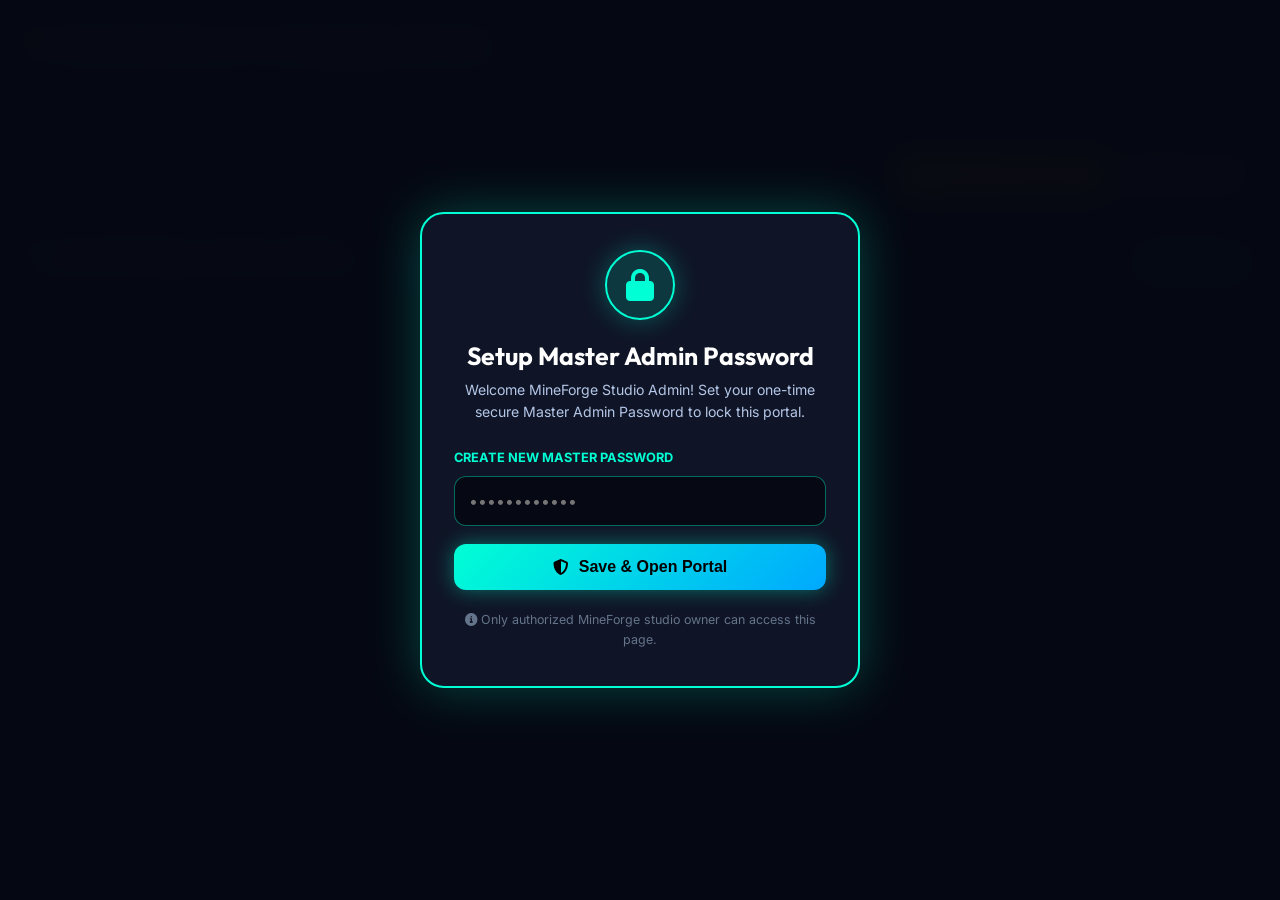
<file: admin/index.html>
<!DOCTYPE html>
<html lang="en">
<head>
  <meta charset="UTF-8" />
  <meta name="viewport" content="width=device-width, initial-scale=1.0" />
  <title>MINEFORGE STUDIO — Master Admin Portal</title>

  <!-- Favicon -->
  <link rel="icon" type="image/svg+xml" href="data:image/svg+xml,<svg xmlns='http://www.w3.org/2000/svg' viewBox='0 0 100 100'><rect width='100' height='100' rx='20' fill='%23060913'/><path d='M20 75 L35 45 L50 65 L65 35 L80 75 Z' fill='%2300ffd5' stroke='%2300ffd5' stroke-width='4'/></svg>" />

  <!-- Google Fonts -->
  <link rel="preconnect" href="https://fonts.googleapis.com" />
  <link rel="preconnect" href="https://fonts.gstatic.com" crossorigin />
  <link href="https://fonts.googleapis.com/css2?family=Inter:wght@300;400;500;600;700&family=Outfit:wght@500;600;700;800&display=swap" rel="stylesheet" />

  <!-- FontAwesome Icons -->
  <link rel="stylesheet" href="https://cdnjs.cloudflare.com/ajax/libs/font-awesome/6.5.1/css/all.min.css" />

  <!-- CSS Styles -->
  <link rel="stylesheet" href="../style.css" />

  <style>
    body {
      background-color: #060913;
      color: #ffffff;
      min-height: 100vh;
      font-family: 'Inter', sans-serif;
    }

    .admin-container {
      max-width: 1250px;
      margin: 0 auto;
      padding: 30px 20px 60px;
    }

    .admin-header {
      display: flex;
      align-items: center;
      justify-content: space-between;
      padding-bottom: 24px;
      border-bottom: 1px solid rgba(255, 255, 255, 0.1);
      margin-bottom: 32px;
      flex-wrap: wrap;
      gap: 16px;
    }

    .admin-title-group {
      display: flex;
      align-items: center;
      gap: 16px;
    }

    .admin-logo-badge {
      width: 48px;
      height: 48px;
      border-radius: 50%;
      background: linear-gradient(135deg, #00ffd5 0%, #00a8ff 100%);
      display: flex;
      align-items: center;
      justify-content: center;
      color: #060913;
      font-size: 1.4rem;
      font-weight: 800;
      box-shadow: 0 0 20px rgba(0, 255, 213, 0.4);
    }

    /* Stats Grid */
    .admin-stats-grid {
      display: grid;
      grid-template-columns: repeat(auto-fit, minmax(230px, 1fr));
      gap: 20px;
      margin-bottom: 32px;
    }

    .admin-stat-card {
      background: #0f1526;
      border: 1px solid rgba(0, 255, 213, 0.2);
      border-radius: 16px;
      padding: 22px;
      display: flex;
      align-items: center;
      justify-content: space-between;
      box-shadow: 0 4px 20px rgba(0, 0, 0, 0.3);
      transition: transform 0.2s ease;
    }
    .admin-stat-card:hover {
      transform: translateY(-3px);
      border-color: #00ffd5;
    }

    .admin-stat-info h4 {
      font-size: 0.82rem;
      color: #8ba1cf;
      text-transform: uppercase;
      letter-spacing: 1px;
      margin-bottom: 6px;
    }
    .admin-stat-info .num {
      font-size: 1.85rem;
      font-weight: 800;
      font-family: 'Outfit', sans-serif;
      color: #00ffd5;
    }

    .admin-stat-icon {
      width: 52px;
      height: 52px;
      border-radius: 14px;
      background: rgba(0, 255, 213, 0.1);
      display: flex;
      align-items: center;
      justify-content: center;
      font-size: 1.5rem;
      color: #00ffd5;
    }

    /* Availability Panel */
    .admin-avail-box {
      background: #0f1526;
      border: 1.5px solid #00ffd5;
      border-radius: 20px;
      padding: 26px;
      margin-bottom: 34px;
      box-shadow: 0 0 30px rgba(0, 255, 213, 0.15);
    }

    .avail-btn-grid {
      display: grid;
      grid-template-columns: repeat(auto-fit, minmax(220px, 1fr));
      gap: 16px;
      margin-top: 18px;
    }

    .avail-option-btn {
      padding: 16px 20px;
      border-radius: 14px;
      border: 2px solid rgba(255, 255, 255, 0.15);
      background: rgba(255, 255, 255, 0.03);
      color: #ffffff;
      font-family: 'Outfit', sans-serif;
      font-size: 1rem;
      font-weight: 700;
      cursor: pointer;
      display: flex;
      flex-direction: column;
      align-items: flex-start;
      gap: 6px;
      transition: all 0.22s ease;
      text-align: left;
    }

    .avail-option-btn:hover {
      transform: translateY(-2px);
    }

    .avail-option-btn.active-open {
      border-color: #00ffd5;
      background: rgba(0, 255, 213, 0.18);
      box-shadow: 0 0 20px rgba(0, 255, 213, 0.4);
    }
    .avail-option-btn.active-limited {
      border-color: #ffb703;
      background: rgba(255, 183, 3, 0.18);
      box-shadow: 0 0 20px rgba(255, 183, 3, 0.4);
    }
    .avail-option-btn.active-closed {
      border-color: #ff4d4d;
      background: rgba(255, 77, 77, 0.18);
      box-shadow: 0 0 20px rgba(255, 77, 77, 0.4);
    }

    .avail-subtext {
      font-size: 0.78rem;
      font-weight: 400;
      color: #b4c6e7;
    }

    /* Orders Section */
    .admin-section-card {
      background: #0f1526;
      border: 1px solid rgba(255, 255, 255, 0.1);
      border-radius: 20px;
      padding: 26px;
      margin-bottom: 34px;
      box-shadow: 0 4px 25px rgba(0, 0, 0, 0.35);
    }

    .admin-table-wrapper {
      overflow-x: auto;
      margin-top: 18px;
    }

    .admin-table {
      width: 100%;
      border-collapse: collapse;
      min-width: 750px;
    }

    .admin-table th {
      text-align: left;
      padding: 14px 16px;
      background: rgba(0, 255, 213, 0.08);
      color: #00ffd5;
      font-size: 0.8rem;
      text-transform: uppercase;
      letter-spacing: 0.8px;
      border-bottom: 2px solid rgba(0, 255, 213, 0.3);
    }

    .admin-table td {
      padding: 16px;
      border-bottom: 1px solid rgba(255, 255, 255, 0.07);
      font-size: 0.9rem;
      vertical-align: middle;
    }

    .admin-table tr:hover td {
      background: rgba(255, 255, 255, 0.02);
    }

    /* Password Modal Protection */
    .admin-lock-overlay {
      position: fixed;
      top: 0;
      left: 0;
      width: 100vw;
      height: 100vh;
      background: rgba(6, 9, 19, 0.98);
      backdrop-filter: blur(15px);
      z-index: 99999;
      display: flex;
      align-items: center;
      justify-content: center;
      padding: 20px;
    }

    .admin-lock-box {
      background: #0f1526;
      border: 2px solid #00ffd5;
      border-radius: 24px;
      padding: 36px 32px;
      max-width: 440px;
      width: 100%;
      text-align: center;
      box-shadow: 0 0 50px rgba(0, 255, 213, 0.25);
    }

    /* Client User Card Row */
    .user-row-flex {
      display: flex;
      align-items: center;
      gap: 14px;
    }
    .user-row-avatar {
      width: 42px;
      height: 42px;
      border-radius: 50%;
      border: 2px solid #00ffd5;
      object-fit: cover;
      background: #060913;
      display: flex;
      align-items: center;
      justify-content: center;
      font-weight: 800;
      color: #00ffd5;
      font-size: 1.1rem;
      overflow: hidden;
    }
    .user-row-avatar img {
      width: 100%;
      height: 100%;
      object-fit: cover;
    }
  </style>
</head>
<body>

  <!-- LOCK / PASSWORD MODAL OVERLAY (Always shown on open/refresh!) -->
  <div id="admin-lock-overlay" class="admin-lock-overlay">
    <div class="admin-lock-box">
      <div style="width: 70px; height: 70px; border-radius: 50%; background: rgba(0, 255, 213, 0.15); border: 2px solid #00ffd5; color: #00ffd5; font-size: 2rem; display: flex; align-items: center; justify-content: center; margin: 0 auto 20px; box-shadow: 0 0 25px rgba(0, 255, 213, 0.3);">
        <i class="fa-solid fa-lock"></i>
      </div>
      <h2 id="lock-title" style="font-family: 'Outfit', sans-serif; font-size: 1.55rem; color: #fff; margin-bottom: 8px;">Master Admin Portal</h2>
      <p id="lock-subtitle" style="font-size: 0.88rem; color: #b4c6e7; margin-bottom: 24px;">Enter your secure MineForge Studio Master Password to access studio controls.</p>

      <form id="admin-auth-form" onsubmit="handleAdminLogin(event)">
        <div style="margin-bottom: 18px; text-align: left;">
          <label style="display: block; font-size: 0.8rem; color: #00ffd5; font-weight: 700; margin-bottom: 8px; text-transform: uppercase;" id="lock-input-label">Master Password</label>
          <input type="password" id="admin-password-input" class="form-input" placeholder="••••••••••••" required style="width: 100%; padding: 14px; font-size: 1rem; border-radius: 12px; background: #060913; color: #fff; border: 1px solid rgba(0, 255, 213, 0.4);" />
        </div>

        <button type="submit" class="btn btn-primary" style="width: 100%; padding: 14px; font-size: 1rem; font-weight: 800; border-radius: 12px; box-shadow: 0 0 20px rgba(0, 255, 213, 0.4);">
          <i class="fa-solid fa-shield-halved"></i> <span id="lock-btn-text">Unlock Portal</span>
        </button>
      </form>

      <div style="margin-top: 20px; font-size: 0.78rem; color: #64748b;">
        <i class="fa-solid fa-circle-info"></i> Only authorized MineForge studio owner can access this page.
      </div>
    </div>
  </div>

  <!-- MAIN ADMIN PORTAL CONTENT -->
  <div class="admin-container" id="admin-main-content" style="display: none;">
    
    <!-- Top Header -->
    <header class="admin-header">
      <div class="admin-title-group">
        <div class="admin-logo-badge">
          <i class="fa-solid fa-terminal"></i>
        </div>
        <div>
          <h1 style="font-family: 'Outfit', sans-serif; font-size: 1.8rem; font-weight: 800; color: #fff; margin: 0;">
            MINEFORGE <span style="color: #00ffd5;">Control Center</span>
          </h1>
          <p style="font-size: 0.88rem; color: #8ba1cf; margin: 4px 0 0 0;">
            Live Studio Availability, Client Projects & Order Management
          </p>
        </div>
      </div>

      <div style="display: flex; align-items: center; gap: 12px; flex-wrap: wrap;">
        <a href="../index.html" class="btn" style="background: rgba(255,255,255,0.08); color: #fff; border: 1px solid rgba(255,255,255,0.15); font-size: 0.85rem; padding: 10px 16px; border-radius: 10px; text-decoration: none;">
          <i class="fa-solid fa-arrow-up-right-from-square"></i> View Live Site
        </a>
        <button onclick="purgeDummyOrders()" class="btn" style="background: rgba(255, 183, 3, 0.15); color: #ffb703; border: 1px solid rgba(255, 183, 3, 0.4); font-size: 0.85rem; padding: 10px 16px; border-radius: 10px; cursor: pointer;" title="Removes test/dummy data">
          <i class="fa-solid fa-broom"></i> Clean Dummy Orders
        </button>
        <button onclick="changeMasterPassword()" class="btn" style="background: rgba(0, 255, 213, 0.15); color: #00ffd5; border: 1px solid rgba(0, 255, 213, 0.4); font-size: 0.85rem; padding: 10px 16px; border-radius: 10px; cursor: pointer;">
          <i class="fa-solid fa-key"></i> Change Password
        </button>
        <button onclick="lockAdminPortal()" class="btn" style="background: rgba(255, 77, 77, 0.15); color: #ff6b6b; border: 1px solid rgba(255, 77, 77, 0.4); font-size: 0.85rem; padding: 10px 16px; border-radius: 10px; cursor: pointer;">
          <i class="fa-solid fa-lock"></i> Lock
        </button>
      </div>
    </header>

    <!-- Stat Cards -->
    <div class="admin-stats-grid">
      <div class="admin-stat-card">
        <div class="admin-stat-info">
          <h4>Total Client Orders</h4>
          <div class="num" id="stat-total-orders">0</div>
        </div>
        <div class="admin-stat-icon"><i class="fa-solid fa-layer-group"></i></div>
      </div>

      <div class="admin-stat-card">
        <div class="admin-stat-info">
          <h4>Pending Quotes</h4>
          <div class="num" id="stat-pending-orders" style="color: #ffb703;">0</div>
        </div>
        <div class="admin-stat-icon" style="background: rgba(255,183,3,0.1); color: #ffb703;"><i class="fa-solid fa-clock"></i></div>
      </div>

      <div class="admin-stat-card">
        <div class="admin-stat-info">
          <h4>Completed Projects</h4>
          <div class="num" id="stat-completed-orders" style="color: #00ffd5;">0</div>
        </div>
        <div class="admin-stat-icon"><i class="fa-solid fa-check-double"></i></div>
      </div>

      <div class="admin-stat-card">
        <div class="admin-stat-info">
          <h4>Registered Clients</h4>
          <div class="num" id="stat-total-users" style="color: #a78bfa;">0</div>
        </div>
        <div class="admin-stat-icon" style="background: rgba(167,139,250,0.1); color: #a78bfa;"><i class="fa-solid fa-users"></i></div>
      </div>
    </div>

    <!-- Live Website Announcement Bar Controller (NEW COOL FEATURE!) -->
    <div class="admin-avail-box" style="border-color: #a78bfa; box-shadow: 0 0 30px rgba(167,139,250,0.15);">
      <div style="display: flex; align-items: center; justify-content: space-between; flex-wrap: wrap; gap: 12px; margin-bottom: 16px;">
        <div>
          <h2 style="font-family: 'Outfit', sans-serif; font-size: 1.35rem; color: #fff; margin: 0; display: flex; align-items: center; gap: 10px;">
            <i class="fa-solid fa-bullhorn" style="color: #a78bfa;"></i> Live Website Announcement Banner
          </h2>
          <p style="font-size: 0.88rem; color: #b4c6e7; margin: 4px 0 0 0;">
            Display an important live notice at the very top of your homepage for all visitors.
          </p>
        </div>
        <div style="display: flex; align-items: center; gap: 10px;">
          <button onclick="deleteAnnouncementText()" class="btn" style="padding: 8px 14px; font-weight: 700; border-radius: 99px; font-size: 0.8rem; background: #ef4444; color: #fff; border: none; cursor: pointer; box-shadow: 0 0 10px rgba(239, 68, 68, 0.4);" title="Clear and hide announcement">
            <i class="fa-solid fa-trash-can"></i> Remove
          </button>
          <button id="btn-announce-toggle" onclick="toggleAnnouncementBar()" class="btn" style="padding: 8px 18px; font-weight: 800; border-radius: 99px; font-size: 0.85rem; border: 1.5px solid #a78bfa; background: rgba(167,139,250,0.2); color: #a78bfa;">
            OFF
          </button>
        </div>
      </div>

      <div style="display: flex; gap: 10px; flex-wrap: wrap;">
        <input type="text" id="announce-text-input" placeholder="e.g. 🔥 Spring Custom Mod Season Open — Request Your Free Custom Quote Now!" style="flex: 1; min-width: 280px; padding: 12px 16px; border-radius: 12px; background: #060913; color: #fff; border: 1px solid rgba(167,139,250,0.4); font-size: 0.95rem;" />
        <button onclick="saveAnnouncementText()" class="btn btn-primary" style="background: linear-gradient(135deg, #a78bfa 0%, #7c3aed 100%); border: none; padding: 12px 22px; font-weight: 700; border-radius: 12px; flex-shrink: 0;">
          <i class="fa-solid fa-floppy-disk"></i> Save & Push Live
        </button>
        <button onclick="deleteAnnouncementText()" class="btn" style="background: #ef4444; color: #ffffff; border: none; padding: 12px 20px; font-weight: 800; border-radius: 12px; box-shadow: 0 0 15px rgba(239, 68, 68, 0.5); cursor: pointer; display: inline-flex; align-items: center; gap: 8px; flex-shrink: 0;" title="Completely remove announcement from website">
          <i class="fa-solid fa-trash-can"></i> Remove Announcement
        </button>
      </div>
    </div>

    <!-- Studio Availability Controller -->
    <div class="admin-avail-box">
      <div style="display: flex; align-items: center; justify-content: space-between; flex-wrap: wrap; gap: 12px;">
        <div>
          <h2 style="font-family: 'Outfit', sans-serif; font-size: 1.35rem; color: #fff; margin: 0; display: flex; align-items: center; gap: 10px;">
            <i class="fa-solid fa-sliders" style="color: #00ffd5;"></i> Studio Availability Badge & Status Message
          </h2>
          <p style="font-size: 0.88rem; color: #b4c6e7; margin: 4px 0 0 0;">
            Changes here apply instantly across the entire MineForge website (Hero & Navbar).
          </p>
        </div>
        <div id="current-badge-pill" style="font-weight: 800; font-size: 0.88rem; padding: 6px 14px; border-radius: 99px; background: rgba(0,255,213,0.2); color: #00ffd5; border: 1px solid #00ffd5;">
          🟢 LIVE: OPEN
        </div>
      </div>

      <div class="avail-btn-grid">
        <!-- Open Button -->
        <button class="avail-option-btn" id="btn-avail-open" onclick="updateStudioAvailability('open')">
          <div style="font-size: 1.05rem;"><span style="color: #00ffd5;">🟢</span> Open</div>
          <div class="avail-subtext">"Currently accepting new projects."</div>
        </button>

        <!-- Limited Button -->
        <button class="avail-option-btn" id="btn-avail-limited" onclick="updateStudioAvailability('limited')">
          <div style="font-size: 1.05rem;"><span style="color: #ffb703;">🟡</span> Limited</div>
          <div class="avail-subtext">"Only a few slots are available."</div>
        </button>

        <!-- Closed Button -->
        <button class="avail-option-btn" id="btn-avail-closed" onclick="updateStudioAvailability('closed')">
          <div style="font-size: 1.05rem;"><span style="color: #ff4d4d;">🔴</span> Closed</div>
          <div class="avail-subtext">"Orders are temporarily closed. Please check back later."</div>
        </button>
      </div>
    </div>

    <!-- All Client Orders Table -->
    <div class="admin-section-card">
      <div style="display: flex; align-items: center; justify-content: space-between; flex-wrap: wrap; gap: 12px; margin-bottom: 12px;">
        <div>
          <h2 style="font-family: 'Outfit', sans-serif; font-size: 1.35rem; color: #fff; margin: 0; display: flex; align-items: center; gap: 10px;">
            <i class="fa-solid fa-list-check" style="color: #00ffd5;"></i> Live Client Project Quotations
          </h2>
          <p style="font-size: 0.88rem; color: #b4c6e7; margin: 4px 0 0 0;">
            Manage all incoming order requests submitted by clients.
          </p>
        </div>
        <div>
          <button onclick="renderAdminOrders()" class="btn" style="background: rgba(255,255,255,0.08); color: #fff; padding: 8px 14px; font-size: 0.8rem; border-radius: 8px; border: 1px solid rgba(255,255,255,0.15);">
            <i class="fa-solid fa-arrows-rotate"></i> Refresh
          </button>
        </div>
      </div>

      <div class="admin-table-wrapper">
        <table class="admin-table">
          <thead>
            <tr>
              <th>Order ID</th>
              <th>Client Profile & Discord</th>
              <th>Project Service Type</th>
              <th>Target Version</th>
              <th>Features / Spec Details</th>
              <th>Status</th>
              <th>Actions</th>
            </tr>
          </thead>
          <tbody id="admin-orders-tbody">
            <!-- Populated dynamically -->
          </tbody>
        </table>
      </div>
    </div>

    <!-- Registered Clients Table -->
    <div class="admin-section-card">
      <h2 style="font-family: 'Outfit', sans-serif; font-size: 1.35rem; color: #fff; margin: 0 0 6px 0; display: flex; align-items: center; gap: 10px;">
        <i class="fa-solid fa-user-check" style="color: #a78bfa;"></i> Registered MineForge Clients
      </h2>
      <p style="font-size: 0.88rem; color: #b4c6e7; margin-bottom: 18px;">
        Clients who logged in via Discord or Account Portal.
      </p>

      <div class="admin-table-wrapper">
        <table class="admin-table">
          <thead>
            <tr>
              <th>Client Profile</th>
              <th>Discord Username</th>
              <th>Verified Status</th>
              <th>Joined Date</th>
            </tr>
          </thead>
          <tbody id="admin-users-tbody">
            <!-- Populated dynamically -->
          </tbody>
        </table>
      </div>
    </div>

    </div>

    <!-- Website Features & Live Changelog Controller -->
    <div class="admin-section-card">
      <h2 style="font-family: 'Outfit', sans-serif; font-size: 1.35rem; color: #fff; margin: 0 0 6px 0; display: flex; align-items: center; gap: 10px;">
        <i class="fa-solid fa-bell" style="color: #ffb703;"></i> Studio Updates &amp; Live Changelog Controller
      </h2>
      <p style="font-size: 0.88rem; color: #b4c6e7; margin-bottom: 18px;">
        Push new bug fix notes, features, and announcements directly to the "Studio Updates" bell modal on the live website.
      </p>

      <div style="display: flex; gap: 12px; flex-wrap: wrap; margin-bottom: 14px;">
        <select id="changelog-badge-input" style="padding: 10px 14px; border-radius: 12px; background: #060913; color: #fff; border: 1px solid rgba(255,183,3,0.4); font-size: 0.9rem; font-weight: 700;">
          <option value="✨ NEW FEATURE">✨ NEW FEATURE</option>
          <option value="🛠️ BUG FIX">🛠️ BUG FIX</option>
          <option value="🚀 VERSION SUPPORT">🚀 VERSION SUPPORT</option>
          <option value="📢 ANNOUNCEMENT">📢 ANNOUNCEMENT</option>
        </select>
        <input type="text" id="changelog-title-input" placeholder="Title (e.g. TPS Optimization & Zero-Lag Builds)" style="flex: 1; min-width: 220px; padding: 10px 14px; border-radius: 12px; background: #060913; color: #fff; border: 1px solid rgba(255,183,3,0.4); font-size: 0.9rem;" />
      </div>
      <div style="display: flex; gap: 12px; flex-wrap: wrap;">
        <input type="text" id="changelog-desc-input" placeholder="Description (e.g. Fixed memory leaks and improved async handling for MC 26.30)" style="flex: 2; min-width: 280px; padding: 10px 14px; border-radius: 12px; background: #060913; color: #fff; border: 1px solid rgba(255,183,3,0.4); font-size: 0.9rem;" />
        <button onclick="addCustomChangelogItem()" class="btn btn-primary" style="background: linear-gradient(135deg, #ffb703 0%, #fb8500 100%); border: none; padding: 10px 20px; font-weight: 700; border-radius: 12px; color: #000;">
          <i class="fa-solid fa-plus"></i> Push to Bell Modal
        </button>
        <button onclick="clearCustomChangelogs()" class="btn" style="background: rgba(255,77,77,0.15); color: #ff6b6b; border: 1px solid rgba(255,77,77,0.4); padding: 10px 16px; font-weight: 700; border-radius: 12px;" title="Reset custom changelogs">
          <i class="fa-solid fa-trash"></i> Reset List
        </button>
      </div>

      <div style="margin-top: 24px; padding-top: 20px; border-top: 1px solid rgba(255,255,255,0.1); display: flex; align-items: center; justify-content: space-between; flex-wrap: wrap; gap: 12px;">
        <div>
          <h4 style="margin: 0; color: #fff; font-size: 1.05rem; display: flex; align-items: center; gap: 8px;">
            <i class="fa-solid fa-circle" style="color: #00ffd5; font-size: 10px;"></i> Circular MineForge Logo Mouse Follower
          </h4>
          <p style="margin: 4px 0 0 0; font-size: 0.84rem; color: #b4c6e7;">
            Toggle the glowing MineForge logo badge that follows the user's cursor across the entire website.
          </p>
        </div>
        <button id="btn-follower-toggle" onclick="toggleMouseFollower()" class="btn" style="padding: 8px 18px; font-weight: 800; border-radius: 99px; font-size: 0.85rem; border: 1.5px solid #00ffd5; background: rgba(0,255,213,0.2); color: #00ffd5;">
          🟢 ON (LIVE)
        </button>
      </div>
    </div>

  </div>

  <!-- Toast Container -->
  <div id="toast-container" class="toast-container"></div>

  <script>
    // Storage Keys
    const ADMIN_PASS_KEY = 'mineforge_admin_password';
    const ORDERS_KEY = 'mineforge_orders';
    const USERS_KEY = 'mineforge_users';
    const AVAILABILITY_KEY = 'mineforge_availability';
    const ANNOUNCE_KEY = 'mineforge_announcement';

    // Check if password exists on load - ALWAYS REQUIRE PASSWORD ON EVERY OPEN/REFRESH!
    window.addEventListener('DOMContentLoaded', () => {
      const existingPass = localStorage.getItem(ADMIN_PASS_KEY);
      const title = document.getElementById('lock-title');
      const subtitle = document.getElementById('lock-subtitle');
      const btnText = document.getElementById('lock-btn-text');
      const label = document.getElementById('lock-input-label');

      if (!existingPass) {
        title.textContent = 'Setup Master Admin Password';
        subtitle.textContent = 'Welcome MineForge Studio Admin! Set your one-time secure Master Admin Password to lock this portal.';
        label.textContent = 'Create New Master Password';
        btnText.textContent = 'Save & Open Portal';
      } else {
        title.textContent = 'Master Admin Portal';
        subtitle.textContent = 'Enter your secure MineForge Studio Master Password to access studio controls.';
        label.textContent = 'Master Password';
        btnText.textContent = 'Unlock Portal';
      }

      // Automatically purge any dummy SteveMC or AlexGamer test orders from localStorage on load
      purgeDummyOrdersSilent();

      // Note: We deliberately DO NOT auto-unlock from sessionStorage so you ALWAYS have to enter your password on refresh!
    });

    function handleAdminLogin(e) {
      e.preventDefault();
      const input = document.getElementById('admin-password-input');
      const val = input.value.trim();
      if (!val) return;

      const existingPass = localStorage.getItem(ADMIN_PASS_KEY);

      if (!existingPass) {
        // Setup new password
        localStorage.setItem(ADMIN_PASS_KEY, val);
        showAdminToast('🔐 Master Password successfully created!');
        unlockUI();
      } else {
        // Verify password
        if (val === existingPass) {
          showAdminToast('👑 Welcome back, MineForge Admin!');
          unlockUI();
        } else {
          showAdminToast('❌ Incorrect Master Password!');
          input.value = '';
          input.style.borderColor = '#ff4d4d';
          setTimeout(() => input.style.borderColor = '', 1500);
        }
      }
    }

    function unlockUI() {
      document.getElementById('admin-lock-overlay').style.display = 'none';
      document.getElementById('admin-main-content').style.display = 'block';
      loadAdminDashboard();
    }

    function lockAdminPortal() {
      document.getElementById('admin-password-input').value = '';
      document.getElementById('admin-main-content').style.display = 'none';
      document.getElementById('admin-lock-overlay').style.display = 'flex';
      showAdminToast('🔒 Portal Locked');
    }

    function changeMasterPassword() {
      const current = localStorage.getItem(ADMIN_PASS_KEY);
      const inputOld = prompt('Enter your CURRENT Master Admin Password:');
      if (inputOld === null) return;

      if (inputOld !== current) {
        alert('❌ Incorrect Current Password!');
        return;
      }

      const inputNew = prompt('Enter your NEW Master Admin Password:');
      if (inputNew && inputNew.trim().length >= 4) {
        localStorage.setItem(ADMIN_PASS_KEY, inputNew.trim());
        alert('✅ Master Admin Password changed successfully!');
      } else {
        alert('❌ Password change cancelled or too short.');
      }
    }

    function purgeDummyOrdersSilent() {
      try {
        let orders = JSON.parse(localStorage.getItem(ORDERS_KEY) || '[]');
        const filtered = orders.filter(o => o.clientName !== 'SteveMC' && o.clientName !== 'AlexGamer');
        if (filtered.length !== orders.length) {
          localStorage.setItem(ORDERS_KEY, JSON.stringify(filtered));
        }
      } catch(e) {}
    }

    function purgeDummyOrders() {
      let orders = JSON.parse(localStorage.getItem(ORDERS_KEY) || '[]');
      const beforeCount = orders.length;
      orders = orders.filter(o => o.clientName !== 'SteveMC' && o.clientName !== 'AlexGamer');
      localStorage.setItem(ORDERS_KEY, JSON.stringify(orders));
      const removed = beforeCount - orders.length;
      if (removed > 0) {
        showAdminToast(`🧹 Cleaned up ${removed} test/dummy order(s)!`);
      } else {
        showAdminToast('✅ No test/dummy orders found.');
      }
      renderAdminOrders();
    }

    // Announcement Bar Controller
    function toggleAnnouncementBar() {
      let ann = JSON.parse(localStorage.getItem(ANNOUNCE_KEY) || '{"enabled":false,"text":""}');
      ann.enabled = !ann.enabled;
      localStorage.setItem(ANNOUNCE_KEY, JSON.stringify(ann));
      updateAnnounceUI();
      showAdminToast(ann.enabled ? '📢 Announcement Bar ENABLED on Website!' : '📢 Announcement Bar DISABLED.');
    }

    function saveAnnouncementText() {
      const text = document.getElementById('announce-text-input').value.trim();
      let ann = JSON.parse(localStorage.getItem(ANNOUNCE_KEY) || '{"enabled":true,"text":""}');
      ann.text = text || '🔥 Custom Minecraft Mods & Plugins — Request Your Quote Today!';
      ann.enabled = true;
      localStorage.setItem(ANNOUNCE_KEY, JSON.stringify(ann));
      localStorage.setItem('mineforge_notif_time', String(Date.now()));
      updateAnnounceUI();
      showAdminToast('📢 Announcement text saved and pushed live!');
    }

    function deleteAnnouncementText() {
      let ann = { enabled: false, text: '' };
      localStorage.setItem(ANNOUNCE_KEY, JSON.stringify(ann));
      document.getElementById('announce-text-input').value = '';
      updateAnnounceUI();
      showAdminToast('🗑️ Announcement completely cleared & removed from website!');
    }

    function updateAnnounceUI() {
      let ann = JSON.parse(localStorage.getItem(ANNOUNCE_KEY) || '{"enabled":false,"text":""}');
      const btn = document.getElementById('btn-announce-toggle');
      const input = document.getElementById('announce-text-input');
      if (ann.enabled) {
        btn.textContent = '🟢 LIVE ON SITE';
        btn.style.borderColor = '#00ffd5';
        btn.style.color = '#00ffd5';
        btn.style.background = 'rgba(0,255,213,0.2)';
      } else {
        btn.textContent = '⚪ DISABLED';
        btn.style.borderColor = '#64748b';
        btn.style.color = '#64748b';
        btn.style.background = 'rgba(100,116,139,0.1)';
      }
      if (ann.text && !input.value) {
        input.value = ann.text;
      }
    }

    // Availability Controller
    function updateStudioAvailability(status) {
      localStorage.setItem(AVAILABILITY_KEY, status);
      updateAvailButtonsUI(status);
      showAdminToast(`👑 Availability Status updated to: ${status.toUpperCase()}`);
    }

    function updateAvailButtonsUI(status) {
      document.getElementById('btn-avail-open').classList.remove('active-open');
      document.getElementById('btn-avail-limited').classList.remove('active-limited');
      document.getElementById('btn-avail-closed').classList.remove('active-closed');

      const badgePill = document.getElementById('current-badge-pill');

      if (status === 'open') {
        document.getElementById('btn-avail-open').classList.add('active-open');
        badgePill.innerHTML = '🟢 LIVE: OPEN';
        badgePill.style.color = '#00ffd5';
        badgePill.style.borderColor = '#00ffd5';
        badgePill.style.background = 'rgba(0,255,213,0.2)';
      } else if (status === 'limited') {
        document.getElementById('btn-avail-limited').classList.add('active-limited');
        badgePill.innerHTML = '🟡 LIVE: LIMITED';
        badgePill.style.color = '#ffb703';
        badgePill.style.borderColor = '#ffb703';
        badgePill.style.background = 'rgba(255,183,3,0.2)';
      } else if (status === 'closed') {
        document.getElementById('btn-avail-closed').classList.add('active-closed');
        badgePill.innerHTML = '🔴 LIVE: CLOSED';
        badgePill.style.color = '#ff4d4d';
        badgePill.style.borderColor = '#ff4d4d';
        badgePill.style.background = 'rgba(255,77,77,0.2)';
      }
    }

    // Render Dashboard & Orders
    function loadAdminDashboard() {
      const avail = localStorage.getItem(AVAILABILITY_KEY) || 'open';
      updateAvailButtonsUI(avail);
      updateAnnounceUI();
      renderAdminOrders();
      renderAdminUsers();
    }

    function renderAdminOrders() {
      const orders = JSON.parse(localStorage.getItem(ORDERS_KEY) || '[]');
      const tbody = document.getElementById('admin-orders-tbody');
      
      document.getElementById('stat-total-orders').textContent = orders.length;
      document.getElementById('stat-pending-orders').textContent = orders.filter(o => !o.status || o.status === 'Pending Quote' || o.status === 'Pending' || o.status === 'In-Progress').length;
      document.getElementById('stat-completed-orders').textContent = orders.filter(o => o.status === 'Completed').length;

      if (orders.length === 0) {
        tbody.innerHTML = `
          <tr>
            <td colspan="7" style="text-align: center; padding: 40px; color: #64748b;">
              <i class="fa-solid fa-box-open" style="font-size: 2.5rem; margin-bottom: 12px; display: block;"></i>
              No client orders submitted yet.
            </td>
          </tr>
        `;
        return;
      }

      tbody.innerHTML = orders.slice().reverse().map(o => {
        const dateStr = new Date(o.timestamp || Date.now()).toLocaleDateString('en-US', {
          month: 'short', day: 'numeric', year: 'numeric', hour: '2-digit', minute: '2-digit'
        });

        const badgeColor = (o.status === 'Completed') ? '#00ffd5' : (o.status === 'In Progress' || o.status === 'In-Progress' ? '#ffb703' : '#a78bfa');

        return `
          <tr>
            <td style="font-weight: 800; color: #00ffd5; font-family: 'Outfit', sans-serif;">
              ${o.id || '#MF-NEW'}<br/>
              <span style="font-size: 0.75rem; color: #64748b; font-weight: 400;">${dateStr}</span>
            </td>
            <td>
              <div class="user-row-flex">
                <div class="user-row-avatar">
                  ${o.clientAvatar ? `<img src="${o.clientAvatar}" alt="Avatar" />` : (o.clientName || 'C').charAt(0).toUpperCase()}
                </div>
                <div>
                  <strong style="color: #fff; font-size: 0.95rem;">${o.clientName || 'Client'}</strong><br/>
                  <span style="color: #5865F2; font-weight: 700; font-size: 0.82rem;"><i class="fa-brands fa-discord"></i> ${o.clientDiscord || '@discord_user'}</span>
                </div>
              </div>
            </td>
            <td style="font-weight: 600; color: #e2e8f0;">${o.type || o.buildType || 'Custom Quotation'}</td>
            <td><span style="background: rgba(255,255,255,0.06); padding: 4px 10px; border-radius: 6px; font-size: 0.82rem;">${o.version || o.targetVersion || 'Any'}</span></td>
            <td style="max-width: 250px; color: #cbd5e1; font-size: 0.86rem; line-height: 1.4;">
              ${o.desc || 'No description provided.'}
              ${o.specFile ? `<div style="margin-top: 6px; font-size: 0.78rem; color: #00ffd5;"><i class="fa-solid fa-paperclip"></i> File: ${o.specFile}</div>` : ''}
            </td>
            <td>
              <select onchange="updateOrderStatus('${o.id}', this.value)" style="background: #060913; color: ${badgeColor}; border: 1px solid ${badgeColor}; padding: 6px 10px; border-radius: 8px; font-size: 0.82rem; font-weight: 700; cursor: pointer;">
                <option value="Pending Quote" ${(!o.status || o.status === 'Pending' || o.status === 'Pending Quote') ? 'selected' : ''}>Pending Quote</option>
                <option value="In Progress" ${(o.status === 'In Progress' || o.status === 'In-Progress') ? 'selected' : ''}>In Progress</option>
                <option value="Completed" ${(o.status === 'Completed') ? 'selected' : ''}>Completed</option>
              </select>
            </td>
            <td>
              <button onclick="deleteClientOrder('${o.id}')" class="btn" style="background: rgba(255,77,77,0.15); color: #ff6b6b; border: 1px solid rgba(255,77,77,0.3); padding: 6px 10px; border-radius: 6px; font-size: 0.8rem; cursor: pointer;" title="Delete Order">
                <i class="fa-solid fa-trash-can"></i>
              </button>
            </td>
          </tr>
        `;
      }).join('');
    }

    function renderAdminUsers() {
      const users = JSON.parse(localStorage.getItem(USERS_KEY) || '[]');
      const tbody = document.getElementById('admin-users-tbody');

      document.getElementById('stat-total-users').textContent = users.length;

      if (users.length === 0) {
        tbody.innerHTML = `
          <tr>
            <td colspan="4" style="text-align: center; padding: 30px; color: #64748b;">
              No registered client accounts found.
            </td>
          </tr>
        `;
        return;
      }

      tbody.innerHTML = users.map(u => {
        return `
          <tr>
            <td>
              <div class="user-row-flex">
                <div class="user-row-avatar">
                  ${u.avatar ? `<img src="${u.avatar}" alt="Avatar" />` : (u.username || 'U').charAt(0).toUpperCase()}
                </div>
                <div>
                  <strong style="color: #fff; font-size: 0.95rem;">${u.username || 'Client'}</strong>
                </div>
              </div>
            </td>
            <td style="color: #5865F2; font-weight: 700; font-size: 0.9rem;"><i class="fa-brands fa-discord"></i> ${u.discord || '@discord_user'}</td>
            <td>
              ${u.verifiedDiscord 
                ? '<span style="color: #00ffd5; font-size: 0.82rem; font-weight: 700;"><i class="fa-solid fa-check-circle"></i> Verified OAuth2</span>'
                : '<span style="color: #8ba1cf; font-size: 0.82rem;">Standard Account</span>'}
            </td>
            <td style="color: #64748b; font-size: 0.82rem;">Registered Member</td>
          </tr>
        `;
      }).join('');
    }

    function updateOrderStatus(orderId, newStatus) {
      let orders = JSON.parse(localStorage.getItem(ORDERS_KEY) || '[]');
      const target = orders.find(o => o.id === orderId);
      if (target) {
        target.status = newStatus;
        localStorage.setItem(ORDERS_KEY, JSON.stringify(orders));
        showAdminToast(`Updated order ${orderId} status to: ${newStatus}`);
        renderAdminOrders();
      }
    }

    function deleteClientOrder(orderId) {
      if (!confirm(`Are you sure you want to delete order ${orderId}?`)) return;
      let orders = JSON.parse(localStorage.getItem(ORDERS_KEY) || '[]');
      orders = orders.filter(o => o.id !== orderId);
      localStorage.setItem(ORDERS_KEY, JSON.stringify(orders));
      showAdminToast(`Deleted order ${orderId}`);
      renderAdminOrders();
    }

    function showAdminToast(msg) {
      const container = document.getElementById('toast-container');
      if (!container) return;
      const toast = document.createElement('div');
      toast.className = 'toast show';
      toast.innerHTML = msg;
      container.appendChild(toast);
      setTimeout(() => {
        toast.classList.remove('show');
        setTimeout(() => toast.remove(), 300);
      }, 3500);
    }

    function addCustomChangelogItem() {
      const badge = document.getElementById('changelog-badge-input').value;
      const title = document.getElementById('changelog-title-input').value.trim();
      const desc = document.getElementById('changelog-desc-input').value.trim();
      if (!title || !desc) {
        showAdminToast('Please provide both Title and Description for the studio update.');
        return;
      }
      let items = JSON.parse(localStorage.getItem('mineforge_custom_changelogs') || '[]');
      items.unshift({ badge, title, desc, time: 'Live Now' });
      localStorage.setItem('mineforge_custom_changelogs', JSON.stringify(items));
      document.getElementById('changelog-title-input').value = '';
      document.getElementById('changelog-desc-input').value = '';
      showAdminToast('✨ New studio update pushed live to Bell Modal!');
    }

    function clearCustomChangelogs() {
      if (!confirm('Are you sure you want to reset all custom studio changelog notes?')) return;
      localStorage.removeItem('mineforge_custom_changelogs');
      showAdminToast('🗑️ Reset custom changelogs to studio default list.');
    }

    function toggleMouseFollower() {
      let enabled = localStorage.getItem('mineforge_follower_enabled') !== 'false';
      enabled = !enabled;
      localStorage.setItem('mineforge_follower_enabled', enabled ? 'true' : 'false');
      const btn = document.getElementById('btn-follower-toggle');
      if (btn) {
        btn.innerHTML = enabled ? '🟢 ON (LIVE)' : '🔴 OFF (DISABLED)';
        btn.style.color = enabled ? '#00ffd5' : '#ff6b6b';
        btn.style.borderColor = enabled ? '#00ffd5' : '#ff6b6b';
        btn.style.background = enabled ? 'rgba(0,255,213,0.2)' : 'rgba(255,107,107,0.15)';
      }
      showAdminToast(enabled ? '✨ Circular MineForge Logo Mouse Follower Enabled' : '🔴 Mouse Follower Disabled');
    }

    // Initialize follower button state on load
    window.addEventListener('DOMContentLoaded', () => {
      setTimeout(() => {
        const enabled = localStorage.getItem('mineforge_follower_enabled') !== 'false';
        const btn = document.getElementById('btn-follower-toggle');
        if (btn) {
          btn.innerHTML = enabled ? '🟢 ON (LIVE)' : '🔴 OFF (DISABLED)';
          btn.style.color = enabled ? '#00ffd5' : '#ff6b6b';
          btn.style.borderColor = enabled ? '#00ffd5' : '#ff6b6b';
          btn.style.background = enabled ? 'rgba(0,255,213,0.2)' : 'rgba(255,107,107,0.15)';
        }
      }, 100);
    });
  </script>
</body>
</html>
</file>
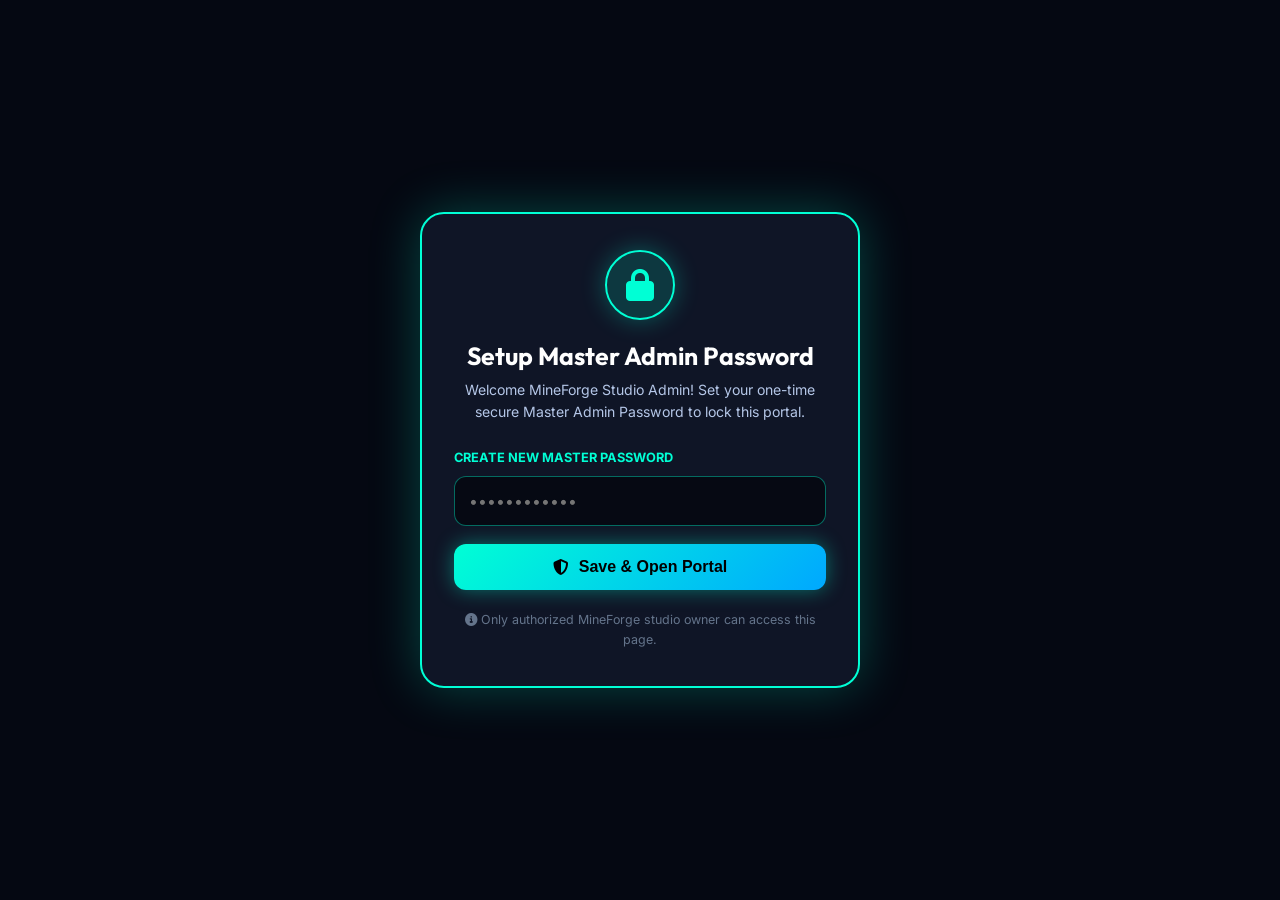
<file: admin.html>
<!DOCTYPE html>
<html lang="en">
<head>
  <meta charset="UTF-8" />
  <meta name="viewport" content="width=device-width, initial-scale=1.0" />
  <title>MINEFORGE STUDIO — Master Admin Portal</title>

  <!-- Favicon -->
  <link rel="icon" type="image/svg+xml" href="data:image/svg+xml,<svg xmlns='http://www.w3.org/2000/svg' viewBox='0 0 100 100'><rect width='100' height='100' rx='20' fill='%23060913'/><path d='M20 75 L35 45 L50 65 L65 35 L80 75 Z' fill='%2300ffd5' stroke='%2300ffd5' stroke-width='4'/></svg>" />

  <!-- Google Fonts -->
  <link rel="preconnect" href="https://fonts.googleapis.com" />
  <link rel="preconnect" href="https://fonts.gstatic.com" crossorigin />
  <link href="https://fonts.googleapis.com/css2?family=Inter:wght@300;400;500;600;700&family=Outfit:wght@500;600;700;800&display=swap" rel="stylesheet" />

  <!-- FontAwesome Icons -->
  <link rel="stylesheet" href="https://cdnjs.cloudflare.com/ajax/libs/font-awesome/6.5.1/css/all.min.css" />

  <!-- CSS Styles -->
  <link rel="stylesheet" href="style.css" />

  <style>
    body {
      background-color: #060913;
      color: #ffffff;
      min-height: 100vh;
      font-family: 'Inter', sans-serif;
    }

    .admin-container {
      max-width: 1250px;
      margin: 0 auto;
      padding: 30px 20px 60px;
    }

    .admin-header {
      display: flex;
      align-items: center;
      justify-content: space-between;
      padding-bottom: 24px;
      border-bottom: 1px solid rgba(255, 255, 255, 0.1);
      margin-bottom: 32px;
      flex-wrap: wrap;
      gap: 16px;
    }

    .admin-title-group {
      display: flex;
      align-items: center;
      gap: 16px;
    }

    .admin-logo-badge {
      width: 48px;
      height: 48px;
      border-radius: 50%;
      background: linear-gradient(135deg, #00ffd5 0%, #00a8ff 100%);
      display: flex;
      align-items: center;
      justify-content: center;
      color: #060913;
      font-size: 1.4rem;
      font-weight: 800;
      box-shadow: 0 0 20px rgba(0, 255, 213, 0.4);
    }

    /* Stats Grid */
    .admin-stats-grid {
      display: grid;
      grid-template-columns: repeat(auto-fit, minmax(230px, 1fr));
      gap: 20px;
      margin-bottom: 32px;
    }

    .admin-stat-card {
      background: #0f1526;
      border: 1px solid rgba(0, 255, 213, 0.2);
      border-radius: 16px;
      padding: 22px;
      display: flex;
      align-items: center;
      justify-content: space-between;
      box-shadow: 0 4px 20px rgba(0, 0, 0, 0.3);
      transition: transform 0.2s ease;
    }
    .admin-stat-card:hover {
      transform: translateY(-3px);
      border-color: #00ffd5;
    }

    .admin-stat-info h4 {
      font-size: 0.82rem;
      color: #8ba1cf;
      text-transform: uppercase;
      letter-spacing: 1px;
      margin-bottom: 6px;
    }
    .admin-stat-info .num {
      font-size: 1.85rem;
      font-weight: 800;
      font-family: 'Outfit', sans-serif;
      color: #00ffd5;
    }

    .admin-stat-icon {
      width: 52px;
      height: 52px;
      border-radius: 14px;
      background: rgba(0, 255, 213, 0.1);
      display: flex;
      align-items: center;
      justify-content: center;
      font-size: 1.5rem;
      color: #00ffd5;
    }

    /* Availability Panel */
    .admin-avail-box {
      background: #0f1526;
      border: 1.5px solid #00ffd5;
      border-radius: 20px;
      padding: 26px;
      margin-bottom: 34px;
      box-shadow: 0 0 30px rgba(0, 255, 213, 0.15);
    }

    .avail-btn-grid {
      display: grid;
      grid-template-columns: repeat(auto-fit, minmax(220px, 1fr));
      gap: 16px;
      margin-top: 18px;
    }

    .avail-option-btn {
      padding: 16px 20px;
      border-radius: 14px;
      border: 2px solid rgba(255, 255, 255, 0.15);
      background: rgba(255, 255, 255, 0.03);
      color: #ffffff;
      font-family: 'Outfit', sans-serif;
      font-size: 1rem;
      font-weight: 700;
      cursor: pointer;
      display: flex;
      flex-direction: column;
      align-items: flex-start;
      gap: 6px;
      transition: all 0.22s ease;
      text-align: left;
    }

    .avail-option-btn:hover {
      transform: translateY(-2px);
    }

    .avail-option-btn.active-open {
      border-color: #00ffd5;
      background: rgba(0, 255, 213, 0.18);
      box-shadow: 0 0 20px rgba(0, 255, 213, 0.4);
    }
    .avail-option-btn.active-limited {
      border-color: #ffb703;
      background: rgba(255, 183, 3, 0.18);
      box-shadow: 0 0 20px rgba(255, 183, 3, 0.4);
    }
    .avail-option-btn.active-closed {
      border-color: #ff4d4d;
      background: rgba(255, 77, 77, 0.18);
      box-shadow: 0 0 20px rgba(255, 77, 77, 0.4);
    }

    .avail-subtext {
      font-size: 0.78rem;
      font-weight: 400;
      color: #b4c6e7;
    }

    /* Orders Section */
    .admin-section-card {
      background: #0f1526;
      border: 1px solid rgba(255, 255, 255, 0.1);
      border-radius: 20px;
      padding: 26px;
      margin-bottom: 34px;
      box-shadow: 0 4px 25px rgba(0, 0, 0, 0.35);
    }

    .admin-table-wrapper {
      overflow-x: auto;
      margin-top: 18px;
    }

    .admin-table {
      width: 100%;
      border-collapse: collapse;
      min-width: 750px;
    }

    .admin-table th {
      text-align: left;
      padding: 14px 16px;
      background: rgba(0, 255, 213, 0.08);
      color: #00ffd5;
      font-size: 0.8rem;
      text-transform: uppercase;
      letter-spacing: 0.8px;
      border-bottom: 2px solid rgba(0, 255, 213, 0.3);
    }

    .admin-table td {
      padding: 16px;
      border-bottom: 1px solid rgba(255, 255, 255, 0.07);
      font-size: 0.9rem;
      vertical-align: middle;
    }

    .admin-table tr:hover td {
      background: rgba(255, 255, 255, 0.02);
    }

    /* Password Modal Protection */
    .admin-lock-overlay {
      position: fixed;
      top: 0;
      left: 0;
      width: 100vw;
      height: 100vh;
      background: rgba(6, 9, 19, 0.98);
      backdrop-filter: blur(15px);
      z-index: 99999;
      display: flex;
      align-items: center;
      justify-content: center;
      padding: 20px;
    }

    .admin-lock-box {
      background: #0f1526;
      border: 2px solid #00ffd5;
      border-radius: 24px;
      padding: 36px 32px;
      max-width: 440px;
      width: 100%;
      text-align: center;
      box-shadow: 0 0 50px rgba(0, 255, 213, 0.25);
    }

    /* Client User Card Row */
    .user-row-flex {
      display: flex;
      align-items: center;
      gap: 14px;
    }
    .user-row-avatar {
      width: 42px;
      height: 42px;
      border-radius: 50%;
      border: 2px solid #00ffd5;
      object-fit: cover;
      background: #060913;
      display: flex;
      align-items: center;
      justify-content: center;
      font-weight: 800;
      color: #00ffd5;
      font-size: 1.1rem;
      overflow: hidden;
    }
    .user-row-avatar img {
      width: 100%;
      height: 100%;
      object-fit: cover;
    }
  </style>
</head>
<body>

  <!-- LOCK / PASSWORD MODAL OVERLAY (Always shown on open/refresh!) -->
  <div id="admin-lock-overlay" class="admin-lock-overlay">
    <div class="admin-lock-box">
      <div style="width: 70px; height: 70px; border-radius: 50%; background: rgba(0, 255, 213, 0.15); border: 2px solid #00ffd5; color: #00ffd5; font-size: 2rem; display: flex; align-items: center; justify-content: center; margin: 0 auto 20px; box-shadow: 0 0 25px rgba(0, 255, 213, 0.3);">
        <i class="fa-solid fa-lock"></i>
      </div>
      <h2 id="lock-title" style="font-family: 'Outfit', sans-serif; font-size: 1.55rem; color: #fff; margin-bottom: 8px;">Master Admin Portal</h2>
      <p id="lock-subtitle" style="font-size: 0.88rem; color: #b4c6e7; margin-bottom: 24px;">Enter your secure MineForge Studio Master Password to access studio controls.</p>

      <form id="admin-auth-form" onsubmit="handleAdminLogin(event)">
        <div style="margin-bottom: 18px; text-align: left;">
          <label style="display: block; font-size: 0.8rem; color: #00ffd5; font-weight: 700; margin-bottom: 8px; text-transform: uppercase;" id="lock-input-label">Master Password</label>
          <input type="password" id="admin-password-input" class="form-input" placeholder="••••••••••••" required style="width: 100%; padding: 14px; font-size: 1rem; border-radius: 12px; background: #060913; color: #fff; border: 1px solid rgba(0, 255, 213, 0.4);" />
        </div>

        <button type="submit" class="btn btn-primary" style="width: 100%; padding: 14px; font-size: 1rem; font-weight: 800; border-radius: 12px; box-shadow: 0 0 20px rgba(0, 255, 213, 0.4);">
          <i class="fa-solid fa-shield-halved"></i> <span id="lock-btn-text">Unlock Portal</span>
        </button>
      </form>

      <div style="margin-top: 20px; font-size: 0.78rem; color: #64748b;">
        <i class="fa-solid fa-circle-info"></i> Only authorized MineForge studio owner can access this page.
      </div>
    </div>
  </div>

  <!-- MAIN ADMIN PORTAL CONTENT -->
  <div class="admin-container" id="admin-main-content" style="display: none;">
    
    <!-- Top Header -->
    <header class="admin-header">
      <div class="admin-title-group">
        <div class="admin-logo-badge">
          <i class="fa-solid fa-terminal"></i>
        </div>
        <div>
          <h1 style="font-family: 'Outfit', sans-serif; font-size: 1.8rem; font-weight: 800; color: #fff; margin: 0;">
            MINEFORGE <span style="color: #00ffd5;">Control Center</span>
          </h1>
          <p style="font-size: 0.88rem; color: #8ba1cf; margin: 4px 0 0 0;">
            Live Studio Availability, Client Projects & Order Management
          </p>
        </div>
      </div>

      <div style="display: flex; align-items: center; gap: 12px; flex-wrap: wrap;">
        <a href="index.html" class="btn" style="background: rgba(255,255,255,0.08); color: #fff; border: 1px solid rgba(255,255,255,0.15); font-size: 0.85rem; padding: 10px 16px; border-radius: 10px; text-decoration: none;">
          <i class="fa-solid fa-arrow-up-right-from-square"></i> View Live Site
        </a>
        <button onclick="purgeDummyOrders()" class="btn" style="background: rgba(255, 183, 3, 0.15); color: #ffb703; border: 1px solid rgba(255, 183, 3, 0.4); font-size: 0.85rem; padding: 10px 16px; border-radius: 10px; cursor: pointer;" title="Removes test/dummy data">
          <i class="fa-solid fa-broom"></i> Clean Dummy Orders
        </button>
        <button onclick="changeMasterPassword()" class="btn" style="background: rgba(0, 255, 213, 0.15); color: #00ffd5; border: 1px solid rgba(0, 255, 213, 0.4); font-size: 0.85rem; padding: 10px 16px; border-radius: 10px; cursor: pointer;">
          <i class="fa-solid fa-key"></i> Change Password
        </button>
        <button onclick="lockAdminPortal()" class="btn" style="background: rgba(255, 77, 77, 0.15); color: #ff6b6b; border: 1px solid rgba(255, 77, 77, 0.4); font-size: 0.85rem; padding: 10px 16px; border-radius: 10px; cursor: pointer;">
          <i class="fa-solid fa-lock"></i> Lock
        </button>
      </div>
    </header>

    <!-- Stat Cards -->
    <div class="admin-stats-grid">
      <div class="admin-stat-card">
        <div class="admin-stat-info">
          <h4>Total Client Orders</h4>
          <div class="num" id="stat-total-orders">0</div>
        </div>
        <div class="admin-stat-icon"><i class="fa-solid fa-layer-group"></i></div>
      </div>

      <div class="admin-stat-card">
        <div class="admin-stat-info">
          <h4>Pending Quotes</h4>
          <div class="num" id="stat-pending-orders" style="color: #ffb703;">0</div>
        </div>
        <div class="admin-stat-icon" style="background: rgba(255,183,3,0.1); color: #ffb703;"><i class="fa-solid fa-clock"></i></div>
      </div>

      <div class="admin-stat-card">
        <div class="admin-stat-info">
          <h4>Completed Projects</h4>
          <div class="num" id="stat-completed-orders" style="color: #00ffd5;">0</div>
        </div>
        <div class="admin-stat-icon"><i class="fa-solid fa-check-double"></i></div>
      </div>

      <div class="admin-stat-card">
        <div class="admin-stat-info">
          <h4>Registered Clients</h4>
          <div class="num" id="stat-total-users" style="color: #a78bfa;">0</div>
        </div>
        <div class="admin-stat-icon" style="background: rgba(167,139,250,0.1); color: #a78bfa;"><i class="fa-solid fa-users"></i></div>
      </div>
    </div>

    <!-- Live Website Announcement Bar Controller (NEW COOL FEATURE!) -->
    <div class="admin-avail-box" style="border-color: #a78bfa; box-shadow: 0 0 30px rgba(167,139,250,0.15);">
      <div style="display: flex; align-items: center; justify-content: space-between; flex-wrap: wrap; gap: 12px; margin-bottom: 16px;">
        <div>
          <h2 style="font-family: 'Outfit', sans-serif; font-size: 1.35rem; color: #fff; margin: 0; display: flex; align-items: center; gap: 10px;">
            <i class="fa-solid fa-bullhorn" style="color: #a78bfa;"></i> Live Website Announcement Banner
          </h2>
          <p style="font-size: 0.88rem; color: #b4c6e7; margin: 4px 0 0 0;">
            Display an important live notice at the very top of your homepage for all visitors.
          </p>
        </div>
        <div style="display: flex; align-items: center; gap: 10px;">
          <button id="btn-announce-toggle" onclick="toggleAnnouncementBar()" class="btn" style="padding: 8px 18px; font-weight: 800; border-radius: 99px; font-size: 0.85rem; border: 1.5px solid #a78bfa; background: rgba(167,139,250,0.2); color: #a78bfa;">
            OFF
          </button>
        </div>
      </div>

      <div style="display: flex; gap: 10px; flex-wrap: wrap;">
        <input type="text" id="announce-text-input" placeholder="e.g. 🔥 Spring Custom Mod Season Open — Request Your Free Custom Quote Now!" style="flex: 1; min-width: 280px; padding: 12px 16px; border-radius: 12px; background: #060913; color: #fff; border: 1px solid rgba(167,139,250,0.4); font-size: 0.95rem;" />
        <button onclick="saveAnnouncementText()" class="btn btn-primary" style="background: linear-gradient(135deg, #a78bfa 0%, #7c3aed 100%); border: none; padding: 12px 24px; font-weight: 700; border-radius: 12px;">
          <i class="fa-solid fa-floppy-disk"></i> Save & Push Live
        </button>
      </div>
    </div>

    <!-- Studio Availability Controller -->
    <div class="admin-avail-box">
      <div style="display: flex; align-items: center; justify-content: space-between; flex-wrap: wrap; gap: 12px;">
        <div>
          <h2 style="font-family: 'Outfit', sans-serif; font-size: 1.35rem; color: #fff; margin: 0; display: flex; align-items: center; gap: 10px;">
            <i class="fa-solid fa-sliders" style="color: #00ffd5;"></i> Studio Availability Badge & Status Message
          </h2>
          <p style="font-size: 0.88rem; color: #b4c6e7; margin: 4px 0 0 0;">
            Changes here apply instantly across the entire MineForge website (Hero & Navbar).
          </p>
        </div>
        <div id="current-badge-pill" style="font-weight: 800; font-size: 0.88rem; padding: 6px 14px; border-radius: 99px; background: rgba(0,255,213,0.2); color: #00ffd5; border: 1px solid #00ffd5;">
          🟢 LIVE: OPEN
        </div>
      </div>

      <div class="avail-btn-grid">
        <!-- Open Button -->
        <button class="avail-option-btn" id="btn-avail-open" onclick="updateStudioAvailability('open')">
          <div style="font-size: 1.05rem;"><span style="color: #00ffd5;">🟢</span> Open</div>
          <div class="avail-subtext">"Currently accepting new projects."</div>
        </button>

        <!-- Limited Button -->
        <button class="avail-option-btn" id="btn-avail-limited" onclick="updateStudioAvailability('limited')">
          <div style="font-size: 1.05rem;"><span style="color: #ffb703;">🟡</span> Limited</div>
          <div class="avail-subtext">"Only a few slots are available."</div>
        </button>

        <!-- Closed Button -->
        <button class="avail-option-btn" id="btn-avail-closed" onclick="updateStudioAvailability('closed')">
          <div style="font-size: 1.05rem;"><span style="color: #ff4d4d;">🔴</span> Closed</div>
          <div class="avail-subtext">"Orders are temporarily closed. Please check back later."</div>
        </button>
      </div>
    </div>

    <!-- All Client Orders Table -->
    <div class="admin-section-card">
      <div style="display: flex; align-items: center; justify-content: space-between; flex-wrap: wrap; gap: 12px; margin-bottom: 12px;">
        <div>
          <h2 style="font-family: 'Outfit', sans-serif; font-size: 1.35rem; color: #fff; margin: 0; display: flex; align-items: center; gap: 10px;">
            <i class="fa-solid fa-list-check" style="color: #00ffd5;"></i> Live Client Project Quotations
          </h2>
          <p style="font-size: 0.88rem; color: #b4c6e7; margin: 4px 0 0 0;">
            Manage all incoming order requests submitted by clients.
          </p>
        </div>
        <div>
          <button onclick="renderAdminOrders()" class="btn" style="background: rgba(255,255,255,0.08); color: #fff; padding: 8px 14px; font-size: 0.8rem; border-radius: 8px; border: 1px solid rgba(255,255,255,0.15);">
            <i class="fa-solid fa-arrows-rotate"></i> Refresh
          </button>
        </div>
      </div>

      <div class="admin-table-wrapper">
        <table class="admin-table">
          <thead>
            <tr>
              <th>Order ID</th>
              <th>Client Profile & Discord</th>
              <th>Project Service Type</th>
              <th>Target Version</th>
              <th>Features / Spec Details</th>
              <th>Status</th>
              <th>Actions</th>
            </tr>
          </thead>
          <tbody id="admin-orders-tbody">
            <!-- Populated dynamically -->
          </tbody>
        </table>
      </div>
    </div>

    <!-- Registered Clients Table -->
    <div class="admin-section-card">
      <h2 style="font-family: 'Outfit', sans-serif; font-size: 1.35rem; color: #fff; margin: 0 0 6px 0; display: flex; align-items: center; gap: 10px;">
        <i class="fa-solid fa-user-check" style="color: #a78bfa;"></i> Registered MineForge Clients
      </h2>
      <p style="font-size: 0.88rem; color: #b4c6e7; margin-bottom: 18px;">
        Clients who logged in via Discord or Account Portal.
      </p>

      <div class="admin-table-wrapper">
        <table class="admin-table">
          <thead>
            <tr>
              <th>Client Profile</th>
              <th>Discord Username</th>
              <th>Verified Status</th>
              <th>Joined Date</th>
            </tr>
          </thead>
          <tbody id="admin-users-tbody">
            <!-- Populated dynamically -->
          </tbody>
        </table>
      </div>
    </div>

  </div>

  <!-- Toast Container -->
  <div id="toast-container" class="toast-container"></div>

  <script>
    // Storage Keys
    const ADMIN_PASS_KEY = 'mineforge_admin_password';
    const ORDERS_KEY = 'mineforge_orders';
    const USERS_KEY = 'mineforge_users';
    const AVAILABILITY_KEY = 'mineforge_availability';
    const ANNOUNCE_KEY = 'mineforge_announcement';

    // Check if password exists on load - ALWAYS REQUIRE PASSWORD ON EVERY OPEN/REFRESH!
    window.addEventListener('DOMContentLoaded', () => {
      const existingPass = localStorage.getItem(ADMIN_PASS_KEY);
      const title = document.getElementById('lock-title');
      const subtitle = document.getElementById('lock-subtitle');
      const btnText = document.getElementById('lock-btn-text');
      const label = document.getElementById('lock-input-label');

      if (!existingPass) {
        title.textContent = 'Setup Master Admin Password';
        subtitle.textContent = 'Welcome MineForge Studio Admin! Set your one-time secure Master Admin Password to lock this portal.';
        label.textContent = 'Create New Master Password';
        btnText.textContent = 'Save & Open Portal';
      } else {
        title.textContent = 'Master Admin Portal';
        subtitle.textContent = 'Enter your secure MineForge Studio Master Password to access studio controls.';
        label.textContent = 'Master Password';
        btnText.textContent = 'Unlock Portal';
      }

      // Automatically purge any dummy SteveMC or AlexGamer test orders from localStorage on load
      purgeDummyOrdersSilent();

      // Note: We deliberately DO NOT auto-unlock from sessionStorage so you ALWAYS have to enter your password on refresh!
    });

    function handleAdminLogin(e) {
      e.preventDefault();
      const input = document.getElementById('admin-password-input');
      const val = input.value.trim();
      if (!val) return;

      const existingPass = localStorage.getItem(ADMIN_PASS_KEY);

      if (!existingPass) {
        // Setup new password
        localStorage.setItem(ADMIN_PASS_KEY, val);
        showAdminToast('🔐 Master Password successfully created!');
        unlockUI();
      } else {
        // Verify password
        if (val === existingPass) {
          showAdminToast('👑 Welcome back, MineForge Admin!');
          unlockUI();
        } else {
          showAdminToast('❌ Incorrect Master Password!');
          input.value = '';
          input.style.borderColor = '#ff4d4d';
          setTimeout(() => input.style.borderColor = '', 1500);
        }
      }
    }

    function unlockUI() {
      document.getElementById('admin-lock-overlay').style.display = 'none';
      document.getElementById('admin-main-content').style.display = 'block';
      loadAdminDashboard();
    }

    function lockAdminPortal() {
      document.getElementById('admin-password-input').value = '';
      document.getElementById('admin-main-content').style.display = 'none';
      document.getElementById('admin-lock-overlay').style.display = 'flex';
      showAdminToast('🔒 Portal Locked');
    }

    function changeMasterPassword() {
      const current = localStorage.getItem(ADMIN_PASS_KEY);
      const inputOld = prompt('Enter your CURRENT Master Admin Password:');
      if (inputOld === null) return;

      if (inputOld !== current) {
        alert('❌ Incorrect Current Password!');
        return;
      }

      const inputNew = prompt('Enter your NEW Master Admin Password:');
      if (inputNew && inputNew.trim().length >= 4) {
        localStorage.setItem(ADMIN_PASS_KEY, inputNew.trim());
        alert('✅ Master Admin Password changed successfully!');
      } else {
        alert('❌ Password change cancelled or too short.');
      }
    }

    function purgeDummyOrdersSilent() {
      try {
        let orders = JSON.parse(localStorage.getItem(ORDERS_KEY) || '[]');
        const filtered = orders.filter(o => o.clientName !== 'SteveMC' && o.clientName !== 'AlexGamer');
        if (filtered.length !== orders.length) {
          localStorage.setItem(ORDERS_KEY, JSON.stringify(filtered));
        }
      } catch(e) {}
    }

    function purgeDummyOrders() {
      let orders = JSON.parse(localStorage.getItem(ORDERS_KEY) || '[]');
      const beforeCount = orders.length;
      orders = orders.filter(o => o.clientName !== 'SteveMC' && o.clientName !== 'AlexGamer');
      localStorage.setItem(ORDERS_KEY, JSON.stringify(orders));
      const removed = beforeCount - orders.length;
      if (removed > 0) {
        showAdminToast(`🧹 Cleaned up ${removed} test/dummy order(s)!`);
      } else {
        showAdminToast('✅ No test/dummy orders found.');
      }
      renderAdminOrders();
    }

    // Announcement Bar Controller
    function toggleAnnouncementBar() {
      let ann = JSON.parse(localStorage.getItem(ANNOUNCE_KEY) || '{"enabled":false,"text":""}');
      ann.enabled = !ann.enabled;
      localStorage.setItem(ANNOUNCE_KEY, JSON.stringify(ann));
      updateAnnounceUI();
      showAdminToast(ann.enabled ? '📢 Announcement Bar ENABLED on Website!' : '📢 Announcement Bar DISABLED.');
    }

    function saveAnnouncementText() {
      const text = document.getElementById('announce-text-input').value.trim();
      let ann = JSON.parse(localStorage.getItem(ANNOUNCE_KEY) || '{"enabled":true,"text":""}');
      ann.text = text || '🔥 Custom Minecraft Mods & Plugins — Request Your Quote Today!';
      ann.enabled = true;
      localStorage.setItem(ANNOUNCE_KEY, JSON.stringify(ann));
      updateAnnounceUI();
      showAdminToast('📢 Announcement text saved and pushed live!');
    }

    function updateAnnounceUI() {
      let ann = JSON.parse(localStorage.getItem(ANNOUNCE_KEY) || '{"enabled":false,"text":""}');
      const btn = document.getElementById('btn-announce-toggle');
      const input = document.getElementById('announce-text-input');
      if (ann.enabled) {
        btn.textContent = '🟢 LIVE ON SITE';
        btn.style.borderColor = '#00ffd5';
        btn.style.color = '#00ffd5';
        btn.style.background = 'rgba(0,255,213,0.2)';
      } else {
        btn.textContent = '⚪ DISABLED';
        btn.style.borderColor = '#64748b';
        btn.style.color = '#64748b';
        btn.style.background = 'rgba(100,116,139,0.1)';
      }
      if (ann.text && !input.value) {
        input.value = ann.text;
      }
    }

    // Availability Controller
    function updateStudioAvailability(status) {
      localStorage.setItem(AVAILABILITY_KEY, status);
      updateAvailButtonsUI(status);
      showAdminToast(`👑 Availability Status updated to: ${status.toUpperCase()}`);
    }

    function updateAvailButtonsUI(status) {
      document.getElementById('btn-avail-open').classList.remove('active-open');
      document.getElementById('btn-avail-limited').classList.remove('active-limited');
      document.getElementById('btn-avail-closed').classList.remove('active-closed');

      const badgePill = document.getElementById('current-badge-pill');

      if (status === 'open') {
        document.getElementById('btn-avail-open').classList.add('active-open');
        badgePill.innerHTML = '🟢 LIVE: OPEN';
        badgePill.style.color = '#00ffd5';
        badgePill.style.borderColor = '#00ffd5';
        badgePill.style.background = 'rgba(0,255,213,0.2)';
      } else if (status === 'limited') {
        document.getElementById('btn-avail-limited').classList.add('active-limited');
        badgePill.innerHTML = '🟡 LIVE: LIMITED';
        badgePill.style.color = '#ffb703';
        badgePill.style.borderColor = '#ffb703';
        badgePill.style.background = 'rgba(255,183,3,0.2)';
      } else if (status === 'closed') {
        document.getElementById('btn-avail-closed').classList.add('active-closed');
        badgePill.innerHTML = '🔴 LIVE: CLOSED';
        badgePill.style.color = '#ff4d4d';
        badgePill.style.borderColor = '#ff4d4d';
        badgePill.style.background = 'rgba(255,77,77,0.2)';
      }
    }

    // Render Dashboard & Orders
    function loadAdminDashboard() {
      const avail = localStorage.getItem(AVAILABILITY_KEY) || 'open';
      updateAvailButtonsUI(avail);
      updateAnnounceUI();
      renderAdminOrders();
      renderAdminUsers();
    }

    function renderAdminOrders() {
      const orders = JSON.parse(localStorage.getItem(ORDERS_KEY) || '[]');
      const tbody = document.getElementById('admin-orders-tbody');
      
      document.getElementById('stat-total-orders').textContent = orders.length;
      document.getElementById('stat-pending-orders').textContent = orders.filter(o => !o.status || o.status === 'Pending Quote' || o.status === 'Pending' || o.status === 'In-Progress').length;
      document.getElementById('stat-completed-orders').textContent = orders.filter(o => o.status === 'Completed').length;

      if (orders.length === 0) {
        tbody.innerHTML = `
          <tr>
            <td colspan="7" style="text-align: center; padding: 40px; color: #64748b;">
              <i class="fa-solid fa-box-open" style="font-size: 2.5rem; margin-bottom: 12px; display: block;"></i>
              No client orders submitted yet.
            </td>
          </tr>
        `;
        return;
      }

      tbody.innerHTML = orders.slice().reverse().map(o => {
        const dateStr = new Date(o.timestamp || Date.now()).toLocaleDateString('en-US', {
          month: 'short', day: 'numeric', year: 'numeric', hour: '2-digit', minute: '2-digit'
        });

        const badgeColor = (o.status === 'Completed') ? '#00ffd5' : (o.status === 'In Progress' || o.status === 'In-Progress' ? '#ffb703' : '#a78bfa');

        return `
          <tr>
            <td style="font-weight: 800; color: #00ffd5; font-family: 'Outfit', sans-serif;">
              ${o.id || '#MF-NEW'}<br/>
              <span style="font-size: 0.75rem; color: #64748b; font-weight: 400;">${dateStr}</span>
            </td>
            <td>
              <div class="user-row-flex">
                <div class="user-row-avatar">
                  ${o.clientAvatar ? `<img src="${o.clientAvatar}" alt="Avatar" />` : (o.clientName || 'C').charAt(0).toUpperCase()}
                </div>
                <div>
                  <strong style="color: #fff; font-size: 0.95rem;">${o.clientName || 'Client'}</strong><br/>
                  <span style="color: #5865F2; font-weight: 700; font-size: 0.82rem;"><i class="fa-brands fa-discord"></i> ${o.clientDiscord || '@discord_user'}</span>
                </div>
              </div>
            </td>
            <td style="font-weight: 600; color: #e2e8f0;">${o.type || o.buildType || 'Custom Quotation'}</td>
            <td><span style="background: rgba(255,255,255,0.06); padding: 4px 10px; border-radius: 6px; font-size: 0.82rem;">${o.version || o.targetVersion || 'Any'}</span></td>
            <td style="max-width: 250px; color: #cbd5e1; font-size: 0.86rem; line-height: 1.4;">
              ${o.desc || 'No description provided.'}
              ${o.specFile ? `<div style="margin-top: 6px; font-size: 0.78rem; color: #00ffd5;"><i class="fa-solid fa-paperclip"></i> File: ${o.specFile}</div>` : ''}
            </td>
            <td>
              <select onchange="updateOrderStatus('${o.id}', this.value)" style="background: #060913; color: ${badgeColor}; border: 1px solid ${badgeColor}; padding: 6px 10px; border-radius: 8px; font-size: 0.82rem; font-weight: 700; cursor: pointer;">
                <option value="Pending Quote" ${(!o.status || o.status === 'Pending' || o.status === 'Pending Quote') ? 'selected' : ''}>Pending Quote</option>
                <option value="In Progress" ${(o.status === 'In Progress' || o.status === 'In-Progress') ? 'selected' : ''}>In Progress</option>
                <option value="Completed" ${(o.status === 'Completed') ? 'selected' : ''}>Completed</option>
              </select>
            </td>
            <td>
              <button onclick="deleteClientOrder('${o.id}')" class="btn" style="background: rgba(255,77,77,0.15); color: #ff6b6b; border: 1px solid rgba(255,77,77,0.3); padding: 6px 10px; border-radius: 6px; font-size: 0.8rem; cursor: pointer;" title="Delete Order">
                <i class="fa-solid fa-trash-can"></i>
              </button>
            </td>
          </tr>
        `;
      }).join('');
    }

    function renderAdminUsers() {
      const users = JSON.parse(localStorage.getItem(USERS_KEY) || '[]');
      const tbody = document.getElementById('admin-users-tbody');

      document.getElementById('stat-total-users').textContent = users.length;

      if (users.length === 0) {
        tbody.innerHTML = `
          <tr>
            <td colspan="4" style="text-align: center; padding: 30px; color: #64748b;">
              No registered client accounts found.
            </td>
          </tr>
        `;
        return;
      }

      tbody.innerHTML = users.map(u => {
        return `
          <tr>
            <td>
              <div class="user-row-flex">
                <div class="user-row-avatar">
                  ${u.avatar ? `<img src="${u.avatar}" alt="Avatar" />` : (u.username || 'U').charAt(0).toUpperCase()}
                </div>
                <div>
                  <strong style="color: #fff; font-size: 0.95rem;">${u.username || 'Client'}</strong>
                </div>
              </div>
            </td>
            <td style="color: #5865F2; font-weight: 700; font-size: 0.9rem;"><i class="fa-brands fa-discord"></i> ${u.discord || '@discord_user'}</td>
            <td>
              ${u.verifiedDiscord 
                ? '<span style="color: #00ffd5; font-size: 0.82rem; font-weight: 700;"><i class="fa-solid fa-check-circle"></i> Verified OAuth2</span>'
                : '<span style="color: #8ba1cf; font-size: 0.82rem;">Standard Account</span>'}
            </td>
            <td style="color: #64748b; font-size: 0.82rem;">Registered Member</td>
          </tr>
        `;
      }).join('');
    }

    function updateOrderStatus(orderId, newStatus) {
      let orders = JSON.parse(localStorage.getItem(ORDERS_KEY) || '[]');
      const target = orders.find(o => o.id === orderId);
      if (target) {
        target.status = newStatus;
        localStorage.setItem(ORDERS_KEY, JSON.stringify(orders));
        showAdminToast(`Updated order ${orderId} status to: ${newStatus}`);
        renderAdminOrders();
      }
    }

    function deleteClientOrder(orderId) {
      if (!confirm(`Are you sure you want to delete order ${orderId}?`)) return;
      let orders = JSON.parse(localStorage.getItem(ORDERS_KEY) || '[]');
      orders = orders.filter(o => o.id !== orderId);
      localStorage.setItem(ORDERS_KEY, JSON.stringify(orders));
      showAdminToast(`Deleted order ${orderId}`);
      renderAdminOrders();
    }

    function showAdminToast(msg) {
      const container = document.getElementById('toast-container');
      if (!container) return;
      const toast = document.createElement('div');
      toast.className = 'toast show';
      toast.innerHTML = msg;
      container.appendChild(toast);
      setTimeout(() => {
        toast.classList.remove('show');
        setTimeout(() => toast.remove(), 300);
      }, 3500);
    }
  </script>
</body>
</html>
</file>
<file: style.css>
/* ==========================================================================
   MINEFORGE - PREMIUM MINECRAFT DEVELOPMENT DESIGN SYSTEM (HIGH PERFORMANCE)
   Theme: Dark & Professional Gaming Aesthetic (Black, Dark Gray, Turquoise & Electric Blue)
   Optimized for 60 FPS Smooth Performance & Instant Light/Dark Switching
   ========================================================================== */

@import url('https://fonts.googleapis.com/css2?family=Orbitron:wght@600;700;800;900&family=Outfit:wght@400;500;600;700;800&family=Plus+Jakarta+Sans:wght@300;400;500;600;700&display=swap');

:root {
  /* Color Palette - Dark Gaming Theme */
  --bg-primary: #07080b;
  --bg-secondary: #0d0f16;
  --bg-card: #12151f;
  --bg-card-hover: #181c29;
  --bg-glass: rgba(18, 21, 31, 0.9);
  --bg-glass-heavy: rgba(7, 8, 11, 0.95);

  /* Text Colors */
  --text-main: #f0f3ff;
  --text-muted: #8b95b0;
  --text-dark: #07080b;

  /* MineForge Turquoise & Electric Blue Neon */
  --accent-primary: #00ffd5;
  --accent-secondary: #00a8ff;
  --accent-gradient: linear-gradient(135deg, #00ffd5 0%, #00a8ff 100%);
  --accent-glow: rgba(0, 255, 213, 0.4);
  --accent-glow-strong: rgba(0, 255, 213, 0.7);

  /* Discord Brand Colors */
  --discord-blurple: #5865F2;
  --discord-glow: rgba(88, 101, 242, 0.45);
  --discord-gradient: linear-gradient(135deg, #5865F2 0%, #00a8ff 100%);

  /* Status Colors */
  --status-pending: #ffb703;
  --status-progress: #00ffd5;
  --status-completed: #00e676;

  /* Borders & Shadows */
  --border-subtle: rgba(255, 255, 255, 0.08);
  --border-accent: rgba(0, 255, 213, 0.35);
  --border-glow: rgba(0, 255, 213, 0.7);
  --shadow-sm: 0 4px 15px rgba(0, 0, 0, 0.35);
  --shadow-lg: 0 8px 30px rgba(0, 0, 0, 0.5);
  --shadow-neon: 0 0 20px rgba(0, 255, 213, 0.3);

  /* Layout Variables */
  --radius-sm: 8px;
  --radius-md: 12px;
  --radius-lg: 18px;
  --radius-full: 9999px;
  --transition: all 0.22s ease-out;
}

/* Light Mode Override (Complete Text & Contrast Visibility) */
body.light-mode {
  --bg-primary: #f2f5fc;
  --bg-secondary: #e6ecfa;
  --bg-card: #ffffff;
  --bg-card-hover: #f8fbff;
  --bg-glass: rgba(255, 255, 255, 0.94);
  --bg-glass-heavy: rgba(242, 245, 252, 0.98);

  --text-main: #0c101c;
  --text-muted: #4a5568;

  --border-subtle: rgba(12, 16, 28, 0.14);
  --border-accent: rgba(0, 168, 255, 0.4);
  --shadow-sm: 0 4px 12px rgba(12, 16, 28, 0.05);
  --shadow-lg: 0 10px 25px rgba(12, 16, 28, 0.1);
  --shadow-neon: 0 0 15px rgba(0, 168, 255, 0.2);
}

/* Ensure 100% readability for all text in Light Mode */
body.light-mode h1,
body.light-mode h2,
body.light-mode h3,
body.light-mode h4,
body.light-mode h5,
body.light-mode .hero-title,
body.light-mode .section-title,
body.light-mode .service-title,
body.light-mode .faq-question,
body.light-mode .nav-link,
body.light-mode .form-label,
body.light-mode .nav-brand span {
  color: #0c101c !important;
}

body.light-mode p,
body.light-mode .hero-subtitle,
body.light-mode .section-subtitle,
body.light-mode .service-desc,
body.light-mode .faq-answer,
body.light-mode .footer-desc,
body.light-mode .nav-link:not(.active) {
  color: #3b465c !important;
}

body.light-mode .service-card,
body.light-mode .faq-item,
body.light-mode .order-container,
body.light-mode .modal-content,
body.light-mode .testimonial-card {
  background: #ffffff !important;
  border-color: rgba(12, 16, 28, 0.12) !important;
  box-shadow: 0 4px 16px rgba(12, 16, 28, 0.06) !important;
}

body.light-mode .form-input,
body.light-mode .form-select,
body.light-mode .form-textarea {
  background: #f8fafe !important;
  color: #0c101c !important;
  border-color: rgba(12, 16, 28, 0.22) !important;
}

body.light-mode .form-input::placeholder,
body.light-mode .form-textarea::placeholder {
  color: #64748b !important;
}

body.light-mode [style*="color: #fff"],
body.light-mode [style*="color: #ffffff"],
body.light-mode [style*="color: #d1d9ff"],
body.light-mode [style*="color: #c4d0ff"],
body.light-mode [style*="color: #b4c6e7"] {
  color: #0c101c !important;
}

/* ==========================================================================
   RESET & BASE STYLES
   ========================================================================== */
* {
  margin: 0;
  padding: 0;
  box-sizing: border-box;
}

html {
  scroll-behavior: smooth;
  scroll-padding-top: 90px;
}

body {
  font-family: 'Plus Jakarta Sans', -apple-system, BlinkMacSystemFont, sans-serif;
  background-color: var(--bg-primary);
  color: var(--text-main);
  line-height: 1.6;
  overflow-x: hidden;
}

/* Custom Gaming Scrollbar */
::-webkit-scrollbar {
  width: 10px;
}
::-webkit-scrollbar-track {
  background: var(--bg-primary);
}
::-webkit-scrollbar-thumb {
  background: var(--bg-card-hover);
  border: 2px solid var(--bg-primary);
  border-radius: var(--radius-full);
}
::-webkit-scrollbar-thumb:hover {
  background: var(--accent-primary);
}

/* Typography */
h1, h2, h3, h4, h5, h6 {
  font-family: 'Outfit', sans-serif;
  font-weight: 700;
  line-height: 1.25;
  color: var(--text-main);
}

.gaming-font {
  font-family: 'Orbitron', sans-serif;
  letter-spacing: 1px;
}

.highlight {
  background: var(--accent-gradient);
  -webkit-background-clip: text;
  -webkit-text-fill-color: transparent;
  display: inline-block;
  text-shadow: 0 0 30px rgba(0, 255, 213, 0.3);
}

a {
  color: inherit;
  text-decoration: none;
  transition: var(--transition);
}

ul {
  list-style: none;
}

img {
  max-width: 100%;
  height: auto;
  display: block;
}

/* Container */
.container {
  width: 100%;
  max-width: 1280px;
  margin: 0 auto;
  padding: 0 24px;
}

/* Section Header styling */
.section-header {
  text-align: center;
  margin-bottom: 50px;
  position: relative;
}
.section-tag {
  display: inline-flex;
  align-items: center;
  gap: 8px;
  padding: 6px 16px;
  background: rgba(0, 255, 213, 0.1);
  border: 1px solid var(--border-accent);
  border-radius: var(--radius-full);
  font-size: 0.85rem;
  font-weight: 600;
  color: var(--accent-primary);
  text-transform: uppercase;
  letter-spacing: 1.5px;
  margin-bottom: 14px;
}
.section-title {
  font-size: 2.6rem;
  margin-bottom: 14px;
}
.section-subtitle {
  color: var(--text-muted);
  font-size: 1.1rem;
  max-width: 650px;
  margin: 0 auto;
}

/* ==========================================================================
   LOADING ANIMATION (OFFICIAL MINEFORGE GOL LOGO & FAST HIDDEN)
   ========================================================================== */
.loader-wrapper {
  position: fixed;
  top: 0;
  left: 0;
  width: 100vw;
  height: 100vh;
  background: var(--bg-primary);
  display: flex;
  flex-direction: column;
  justify-content: center;
  align-items: center;
  z-index: 10000;
  transition: opacity 0.25s ease, visibility 0.25s ease;
}
.loader-wrapper.hidden {
  opacity: 0;
  visibility: hidden;
  pointer-events: none;
}
.loader-logo-box {
  width: 96px;
  height: 96px;
  margin-bottom: 22px;
  border-radius: 50% !important;
  overflow: hidden;
  animation: loaderPulse 1.8s infinite ease-in-out;
  border: 3px solid var(--accent-primary);
  box-shadow: 0 0 35px var(--accent-glow-strong);
}
.loader-logo-img {
  width: 100%;
  height: 100%;
  border-radius: 50% !important;
  object-fit: cover;
}
@keyframes loaderPulse {
  0%, 100% {
    transform: scale(1);
    box-shadow: 0 0 35px var(--accent-glow-strong);
  }
  50% {
    transform: scale(1.08);
    box-shadow: 0 0 55px rgba(0, 255, 213, 0.9);
  }
}
.loader-text {
  font-family: 'Orbitron', sans-serif;
  font-size: 1.1rem;
  font-weight: 800;
  color: var(--text-main);
  letter-spacing: 3px;
  text-transform: uppercase;
}

/* ==========================================================================
   HEADER & NAVIGATION BAR (ROUND LOGO, NO CLUTTER)
   ========================================================================== */
.header {
  position: fixed;
  top: 0;
  left: 0;
  width: 100%;
  height: 86px;
  background: var(--bg-glass);
  border-bottom: 1px solid var(--border-subtle);
  z-index: 1000;
  transition: height 0.25s ease, background-color 0.25s ease;
}
.header.scrolled {
  height: 74px;
  background: var(--bg-glass-heavy);
  border-bottom-color: var(--border-accent);
  box-shadow: var(--shadow-sm);
}
.nav-container {
  display: flex;
  align-items: center;
  justify-content: space-between;
  height: 100%;
}

/* MINEFORGE LOGO BRANDING (CIRCULAR / GOL SHAPE LOGO) */
.logo,
.nav-brand {
  display: flex;
  align-items: center;
  gap: 12px;
  font-family: 'Outfit', sans-serif;
  font-weight: 800;
  font-size: 1.35rem;
  color: var(--text-main);
  text-decoration: none;
  flex-shrink: 0;
}
.brand-logo,
.nav-logo-img {
  width: 40px;
  height: 40px;
  border-radius: 50% !important;
  object-fit: cover;
  border: 2px solid var(--accent-primary);
  box-shadow: 0 0 12px rgba(0, 255, 213, 0.45);
  transition: var(--transition);
  flex-shrink: 0;
}
.logo:hover .nav-logo-img,
.nav-brand:hover .brand-logo {
  transform: scale(1.06);
  box-shadow: 0 0 20px rgba(0, 255, 213, 0.7);
}

/* CLEAN DESKTOP NAV LINKS */
.nav-links {
  display: flex;
  align-items: center;
  gap: 40px;
}
.nav-link {
  font-weight: 600;
  font-size: 0.96rem;
  color: var(--text-muted);
  position: relative;
  padding: 8px 0;
  letter-spacing: 0.3px;
}
.nav-link:hover,
.nav-link.active {
  color: var(--text-main);
}
.nav-link::after {
  content: '';
  position: absolute;
  bottom: 0;
  left: 0;
  width: 0%;
  height: 2px;
  background: var(--accent-gradient);
  transition: var(--transition);
}
.nav-link:hover::after,
.nav-link.active::after {
  width: 100%;
}

/* NAV RIGHT CONTROLS */
.nav-actions {
  display: flex;
  align-items: center;
  gap: 8px;
  flex-wrap: nowrap;
}

/* THEME TOGGLE BUTTON WITH SLEEK MICRO-ANIMATION */
.theme-toggle-btn {
  width: 38px;
  height: 38px;
  border-radius: var(--radius-full);
  border: 1px solid var(--border-subtle);
  background: rgba(255, 255, 255, 0.05);
  color: var(--text-main);
  display: flex;
  align-items: center;
  justify-content: center;
  cursor: pointer;
  position: relative;
  overflow: hidden;
  transition: all 0.2s ease;
  flex-shrink: 0;
}
.theme-toggle-btn:hover {
  border-color: var(--accent-primary);
  color: var(--accent-primary);
  background: rgba(0, 255, 213, 0.15);
  transform: translateY(-2px);
  box-shadow: 0 4px 14px var(--accent-glow);
}
.theme-toggle-btn i {
  font-size: 1rem;
  transition: transform 0.2s ease, opacity 0.2s ease;
}
.theme-toggle-btn:active i {
  transform: scale(0.9);
}
.theme-toggle-btn.animated i {
  animation: themeIconClean 0.2s ease-out;
}
@keyframes themeIconClean {
  0% { transform: scale(0.8); opacity: 0.6; }
  100% { transform: scale(1); opacity: 1; }
}

/* ACCOUNT / LOGIN NAV BUTTON */
.btn-nav-account {
  padding: 6px 14px;
  border-radius: var(--radius-full);
  border: 1px solid var(--border-subtle);
  background: rgba(255, 255, 255, 0.04);
  color: var(--text-main);
  font-weight: 600;
  font-size: 0.82rem;
  display: inline-flex;
  align-items: center;
  gap: 6px;
  cursor: pointer;
  transition: var(--transition);
  white-space: nowrap;
  flex-shrink: 0;
}
.btn-nav-account:hover {
  border-color: var(--accent-primary);
  color: var(--accent-primary);
  background: rgba(0, 255, 213, 0.1);
  transform: translateY(-2px);
}
.btn-nav-account i {
  color: var(--accent-primary);
}

/* PREMIUM SLEEK ORDER NOW BUTTON */
.btn-nav-order {
  position: relative;
  padding: 8px 18px;
  background: linear-gradient(135deg, #00ffd5 0%, #00a8ff 100%);
  color: #07080b;
  font-family: 'Orbitron', sans-serif;
  font-weight: 800;
  font-size: 0.78rem;
  letter-spacing: 1px;
  text-transform: uppercase;
  border-radius: var(--radius-sm);
  border: 1px solid rgba(255, 255, 255, 0.3);
  box-shadow: 0 0 20px rgba(0, 255, 213, 0.45);
  transition: var(--transition);
  display: inline-flex;
  align-items: center;
  gap: 8px;
}
.btn-nav-order:hover {
  transform: translateY(-2px) scale(1.03);
  box-shadow: 0 0 30px rgba(0, 255, 213, 0.8);
  color: #000;
}

/* Mobile Hamburger */
.hamburger {
  display: none;
  flex-direction: column;
  gap: 5px;
  cursor: pointer;
  background: none;
  border: none;
  padding: 5px;
}
.hamburger span {
  width: 26px;
  height: 2.5px;
  background: var(--text-main);
  border-radius: 4px;
  transition: var(--transition);
}

/* ==========================================================================
   GAMEXO LABS DISCORD COMMUNITY HERO BANNER (PREMIUM INTERACTIVE HUB)
   ========================================================================= */
.discord-invite-banner {
  max-width: 980px;
  margin: 0 auto 50px;
  background: linear-gradient(135deg, rgba(88, 101, 242, 0.16) 0%, rgba(0, 255, 213, 0.08) 100%);
  border: 2px solid rgba(88, 101, 242, 0.45);
  border-radius: 24px;
  padding: 44px;
  position: relative;
  overflow: hidden;
  box-shadow: 0 0 40px rgba(88, 101, 242, 0.25);
  transition: var(--transition);
}
.discord-invite-banner:hover {
  transform: translateY(-4px);
  border-color: var(--discord-blurple);
  box-shadow: 0 0 55px rgba(88, 101, 242, 0.4);
}
.discord-banner-inner {
  display: flex;
  align-items: center;
  justify-content: space-between;
  gap: 36px;
  position: relative;
  z-index: 2;
}
@media (max-width: 768px) {
  .discord-banner-inner {
    flex-direction: column;
    text-align: center;
  }
}
.discord-banner-left {
  display: flex;
  align-items: center;
  gap: 24px;
}
@media (max-width: 576px) {
  .discord-banner-left {
    flex-direction: column;
  }
}
.discord-logo-glow-box {
  width: 82px;
  height: 82px;
  border-radius: 20px;
  background: var(--discord-gradient);
  display: flex;
  align-items: center;
  justify-content: center;
  font-size: 2.8rem;
  color: #ffffff;
  box-shadow: 0 0 30px rgba(88, 101, 242, 0.6);
  flex-shrink: 0;
  animation: discordPulse 3s infinite ease-in-out;
}
@keyframes discordPulse {
  0%, 100% {
    transform: scale(1);
    box-shadow: 0 0 30px rgba(88, 101, 242, 0.6);
  }
  50% {
    transform: scale(1.05);
    box-shadow: 0 0 45px rgba(0, 255, 213, 0.8);
  }
}
.discord-banner-tag {
  display: inline-flex;
  align-items: center;
  gap: 8px;
  padding: 4px 14px;
  background: rgba(88, 101, 242, 0.25);
  border: 1px solid rgba(88, 101, 242, 0.5);
  border-radius: var(--radius-full);
  font-size: 0.78rem;
  font-weight: 800;
  color: #d1d9ff;
  text-transform: uppercase;
  letter-spacing: 1px;
  margin-bottom: 10px;
}
.discord-banner-title {
  font-size: 1.85rem;
  font-weight: 800;
  margin-bottom: 8px;
  color: #ffffff;
}
.discord-banner-desc {
  color: #c4d0ff;
  font-size: 0.96rem;
  max-width: 500px;
  line-height: 1.6;
}
.discord-feature-pills {
  display: flex;
  flex-wrap: wrap;
  gap: 10px;
  margin-top: 14px;
}
@media (max-width: 768px) {
  .discord-feature-pills {
    justify-content: center;
  }
}
.discord-pill {
  padding: 5px 12px;
  background: rgba(255, 255, 255, 0.08);
  border-radius: var(--radius-full);
  font-size: 0.82rem;
  color: #ffffff;
  display: inline-flex;
  align-items: center;
  gap: 6px;
  font-weight: 600;
}
.discord-pill i {
  color: var(--accent-primary);
}

/* BIG PREMIUM DISCORD BUTTON */
.btn-discord-join {
  display: inline-flex;
  align-items: center;
  justify-content: center;
  gap: 12px;
  padding: 16px 34px;
  background: linear-gradient(135deg, #5865F2 0%, #4752C4 100%);
  color: #ffffff;
  font-family: 'Orbitron', sans-serif;
  font-weight: 800;
  font-size: 0.95rem;
  letter-spacing: 1px;
  text-transform: uppercase;
  border-radius: var(--radius-full);
  border: 2px solid rgba(255, 255, 255, 0.25);
  box-shadow: 0 0 30px rgba(88, 101, 242, 0.6);
  cursor: pointer;
  transition: var(--transition);
  white-space: nowrap;
}
.btn-discord-join:hover {
  background: linear-gradient(135deg, #00ffd5 0%, #5865F2 100%);
  color: #000000;
  transform: translateY(-3px) scale(1.04);
  box-shadow: 0 0 45px rgba(0, 255, 213, 0.85);
}
.btn-discord-join i {
  font-size: 1.4rem;
}

/* ==========================================================================
   CLIENT ACCOUNT / PORTAL MODAL & DASHBOARD
   ========================================================================== */
.account-modal-content {
  background: var(--bg-card);
  border: 1px solid var(--border-accent);
  border-radius: var(--radius-lg);
  max-width: 580px;
  width: 100%;
  padding: 36px;
  position: relative;
  box-shadow: 0 0 40px rgba(0, 255, 213, 0.2);
}
.account-tabs {
  display: flex;
  border-bottom: 1px solid var(--border-subtle);
  margin-bottom: 28px;
}
.account-tab-btn {
  flex: 1;
  padding: 14px 20px;
  background: none;
  border: none;
  color: var(--text-muted);
  font-family: 'Outfit', sans-serif;
  font-size: 1.1rem;
  font-weight: 700;
  cursor: pointer;
  position: relative;
  transition: var(--transition);
}
.account-tab-btn.active {
  color: var(--accent-primary);
}
.account-tab-btn.active::after {
  content: '';
  position: absolute;
  bottom: -1px;
  left: 0;
  width: 100%;
  height: 2px;
  background: var(--accent-primary);
}
.account-tab-pane {
  display: none;
}
.account-tab-pane.active {
  display: block;
}

/* Logged In Dashboard View */
.user-profile-header {
  display: flex;
  align-items: center;
  gap: 20px;
  padding: 20px;
  background: rgba(255, 255, 255, 0.03);
  border: 1px solid var(--border-subtle);
  border-radius: var(--radius-md);
  margin-bottom: 28px;
}
.user-avatar-lg {
  width: 64px;
  height: 64px;
  border-radius: 50%;
  background: var(--accent-gradient);
  color: #000;
  font-family: 'Orbitron', sans-serif;
  font-size: 1.6rem;
  font-weight: 900;
  display: flex;
  align-items: center;
  justify-content: center;
  box-shadow: 0 0 15px var(--accent-glow);
}
.user-profile-info h3 {
  font-size: 1.3rem;
  margin-bottom: 4px;
}
.user-profile-info p {
  color: var(--text-muted);
  font-size: 0.9rem;
}
.user-orders-list {
  display: flex;
  flex-direction: column;
  gap: 10px;
  max-height: 210px;
  overflow-y: auto;
  margin-bottom: 16px;
}
.user-order-item {
  display: flex;
  align-items: center;
  justify-content: space-between;
  padding: 16px;
  background: rgba(255, 255, 255, 0.02);
  border: 1px solid var(--border-subtle);
  border-radius: var(--radius-sm);
  transition: var(--transition);
}
.user-order-item:hover {
  border-color: var(--accent-primary);
  background: rgba(0, 255, 213, 0.05);
}

/* ==========================================================================
   BUTTONS & CONTROLS
   ========================================================================== */
.btn {
  display: inline-flex;
  align-items: center;
  justify-content: center;
  gap: 10px;
  padding: 14px 32px;
  font-size: 1rem;
  font-weight: 700;
  border-radius: var(--radius-full);
  cursor: pointer;
  border: none;
  transition: var(--transition);
}
.btn-primary {
  background: var(--accent-gradient);
  color: #000;
  box-shadow: 0 0 20px var(--accent-glow);
}
.btn-primary:hover {
  transform: translateY(-2px);
  box-shadow: 0 0 30px var(--accent-glow-strong);
}
.btn-outline {
  background: rgba(0, 255, 213, 0.05);
  color: var(--text-main);
  border: 1px solid var(--border-accent);
}
.btn-outline:hover {
  background: rgba(0, 255, 213, 0.15);
  border-color: var(--accent-primary);
  color: var(--accent-primary);
  transform: translateY(-2px);
}

/* ==========================================================================
   HERO SECTION & MINECRAFT SUPPORTED VERSIONS BAR
   ========================================================================== */
.hero {
  position: relative;
  min-height: 100vh;
  display: flex;
  align-items: center;
  padding-top: 110px;
  padding-bottom: 80px;
  overflow: hidden;
}
.hero-bg {
  position: absolute;
  inset: 0;
  z-index: -2;
  background-size: cover;
  background-position: center;
  background-repeat: no-repeat;
  filter: brightness(0.52) contrast(1.1);
}
.hero-overlay {
  position: absolute;
  inset: 0;
  z-index: -1;
  background: linear-gradient(180deg, rgba(7, 8, 11, 0.2) 0%, var(--bg-primary) 95%);
}
.hero-content {
  max-width: 820px;
  text-align: center;
  margin: 0 auto;
}
.hero-badge {
  display: inline-flex;
  align-items: center;
  gap: 10px;
  padding: 8px 22px;
  background: rgba(0, 255, 213, 0.1);
  border: 1px solid var(--border-accent);
  border-radius: var(--radius-full);
  font-size: 0.9rem;
  font-weight: 700;
  color: var(--accent-primary);
  margin-bottom: 24px;
}
.hero-badge-dot {
  width: 8px;
  height: 8px;
  border-radius: 50%;
  background: var(--accent-primary);
  box-shadow: 0 0 10px var(--accent-primary);
}
.hero-title {
  font-size: 4.2rem;
  font-weight: 800;
  margin-bottom: 24px;
  letter-spacing: -1px;
}
.hero-subtitle {
  font-size: 1.35rem;
  color: #d8e0f5;
  max-width: 680px;
  margin: 0 auto 28px;
  line-height: 1.7;
  text-shadow: 0 2px 10px rgba(0, 0, 0, 0.8);
}

/* MINECRAFT VERSION BAR (1.21 TO 26.30 CHAOS CUBED) */
.hero-version-bar {
  display: flex;
  flex-wrap: wrap;
  align-items: center;
  justify-content: center;
  gap: 10px;
  margin-bottom: 36px;
  padding: 10px 20px;
  background: rgba(18, 21, 31, 0.7);
  border: 1px solid var(--border-accent);
  border-radius: var(--radius-full);
  backdrop-filter: blur(12px);
  width: fit-content;
  margin-left: auto;
  margin-right: auto;
  box-shadow: 0 0 25px rgba(0, 255, 213, 0.15);
}
.version-label {
  font-family: 'Orbitron', sans-serif;
  font-size: 0.78rem;
  font-weight: 800;
  color: var(--accent-primary);
  letter-spacing: 1px;
  margin-right: 4px;
}
.version-chip {
  padding: 5px 14px;
  background: rgba(255, 255, 255, 0.05);
  border: 1px solid var(--border-subtle);
  border-radius: var(--radius-full);
  font-size: 0.82rem;
  font-weight: 600;
  color: var(--text-main);
  transition: var(--transition);
}
.version-chip:hover,
.version-chip.active-chip {
  background: var(--accent-gradient);
  color: #000;
  border-color: var(--accent-primary);
  box-shadow: 0 0 15px var(--accent-glow);
}

.hero-buttons {
  display: flex;
  align-items: center;
  justify-content: center;
  gap: 20px;
  margin-bottom: 60px;
}
.hero-stats {
  display: grid;
  grid-template-columns: repeat(3, 1fr);
  gap: 24px;
  max-width: 720px;
  margin: 0 auto;
  padding-top: 40px;
  border-top: 1px solid var(--border-subtle);
}
.stat-box {
  text-align: center;
}
.stat-number {
  font-family: 'Orbitron', sans-serif;
  font-size: 2.2rem;
  font-weight: 800;
  color: var(--text-main);
  margin-bottom: 4px;
}
.stat-label {
  color: var(--text-muted);
  font-size: 0.95rem;
  font-weight: 500;
}

/* ==========================================================================
   SERVICES SECTION
   ========================================================================== */
.services {
  padding: 90px 0;
  position: relative;
}
.services-grid {
  display: grid;
  grid-template-columns: repeat(auto-fit, minmax(280px, 1fr));
  gap: 24px;
}
.service-card {
  background: var(--bg-card);
  border: 1px solid var(--border-subtle);
  border-radius: var(--radius-lg);
  padding: 34px 26px;
  position: relative;
  overflow: hidden;
  transition: var(--transition);
  display: flex;
  flex-direction: column;
  justify-content: space-between;
}
.service-card:hover {
  transform: translateY(-6px);
  background: var(--bg-card-hover);
  border-color: var(--border-accent);
  box-shadow: var(--shadow-lg);
}
.service-icon {
  width: 56px;
  height: 56px;
  border-radius: var(--radius-md);
  background: rgba(0, 255, 213, 0.1);
  border: 1px solid var(--border-accent);
  display: flex;
  align-items: center;
  justify-content: center;
  color: var(--accent-primary);
  font-size: 1.5rem;
  margin-bottom: 22px;
  transition: var(--transition);
}
.service-card:hover .service-icon {
  background: var(--accent-gradient);
  color: #000;
}
.service-title {
  font-size: 1.35rem;
  margin-bottom: 12px;
}
.service-desc {
  color: var(--text-muted);
  font-size: 0.95rem;
  margin-bottom: 24px;
  flex-grow: 1;
}
.service-footer {
  display: flex;
  align-items: center;
  justify-content: space-between;
  padding-top: 16px;
  border-top: 1px solid var(--border-subtle);
  font-weight: 700;
  font-size: 0.88rem;
  color: var(--accent-primary);
}
.service-tag {
  background: rgba(255, 255, 255, 0.04);
  padding: 4px 10px;
  border-radius: var(--radius-sm);
  color: var(--text-muted);
  font-size: 0.75rem;
  font-weight: 600;
}

/* ==========================================================================
   PORTFOLIO SECTION ("COMING SOON" CLEAN STATE)
   ========================================================================== */
.portfolio {
  padding: 90px 0;
  background: var(--bg-secondary);
}
.portfolio-coming-soon-box {
  max-width: 760px;
  margin: 0 auto;
  background: var(--bg-card);
  border: 1px dashed var(--border-accent);
  border-radius: var(--radius-lg);
  padding: 60px 40px;
  text-align: center;
  box-shadow: var(--shadow-lg);
}
.portfolio-coming-icon {
  width: 80px;
  height: 80px;
  border-radius: 50%;
  background: rgba(0, 255, 213, 0.1);
  border: 2px solid var(--accent-primary);
  color: var(--accent-primary);
  font-size: 2.2rem;
  display: flex;
  align-items: center;
  justify-content: center;
  margin: 0 auto 24px;
  box-shadow: 0 0 25px rgba(0, 255, 213, 0.25);
}
.portfolio-coming-title {
  font-size: 2rem;
  margin-bottom: 14px;
}
.portfolio-coming-text {
  color: var(--text-muted);
  font-size: 1.05rem;
  max-width: 560px;
  margin: 0 auto 32px;
  line-height: 1.7;
}

/* ==========================================================================
   PRICING SECTION (NEW UPDATED PRICING TIERS: 🟢 $10, 🔵 $25 ⭐, 🟣 $50+)
   ========================================================================== */
.pricing {
  padding: 90px 0;
}
.pricing-grid {
  display: grid;
  grid-template-columns: repeat(auto-fit, minmax(320px, 1fr));
  gap: 28px;
  align-items: stretch;
}
.pricing-card {
  background: var(--bg-card);
  border: 1px solid var(--border-subtle);
  border-radius: var(--radius-lg);
  padding: 38px 30px;
  position: relative;
  display: flex;
  flex-direction: column;
  justify-content: space-between;
  transition: var(--transition);
}
.pricing-card:hover {
  transform: translateY(-6px);
}
/* Starter 🟢 */
.tier-starter {
  border-color: rgba(0, 230, 118, 0.35);
  background: linear-gradient(180deg, rgba(0, 230, 118, 0.05) 0%, var(--bg-card) 100%);
}
.tier-starter:hover {
  border-color: #00e676;
  box-shadow: 0 0 25px rgba(0, 230, 118, 0.2);
}
/* Pro 🔵 (Most Popular) */
.tier-pro {
  border-color: var(--accent-primary);
  background: linear-gradient(180deg, rgba(0, 255, 213, 0.1) 0%, var(--bg-card) 100%);
  box-shadow: 0 0 35px rgba(0, 255, 213, 0.2);
}
.tier-pro:hover {
  border-color: var(--accent-primary);
  box-shadow: 0 0 45px rgba(0, 255, 213, 0.35);
}
/* Enterprise 🟣 */
.tier-enterprise {
  border-color: rgba(187, 134, 252, 0.35);
  background: linear-gradient(180deg, rgba(187, 134, 252, 0.06) 0%, var(--bg-card) 100%);
}
.tier-enterprise:hover {
  border-color: #bb86fc;
  box-shadow: 0 0 30px rgba(187, 134, 252, 0.25);
}

.pricing-tier-header {
  display: flex;
  align-items: center;
  gap: 10px;
  margin-bottom: 8px;
}
.tier-indicator {
  font-size: 1.35rem;
}
.popular-badge {
  position: absolute;
  top: -14px;
  right: 28px;
  padding: 6px 18px;
  background: var(--accent-gradient);
  color: #000;
  font-weight: 800;
  font-size: 0.78rem;
  text-transform: uppercase;
  border-radius: var(--radius-full);
  box-shadow: 0 0 15px var(--accent-glow);
}
.pricing-tier-name {
  font-size: 1.6rem;
}
.pricing-subtitle {
  color: var(--text-muted);
  font-size: 0.92rem;
  margin-bottom: 24px;
}
.pricing-price-box {
  margin-bottom: 24px;
  padding-bottom: 20px;
  border-bottom: 1px solid var(--border-subtle);
}
.price-amount {
  font-family: 'Orbitron', sans-serif;
  font-size: 2.8rem;
  font-weight: 800;
  color: var(--text-main);
}
.price-currency {
  font-size: 1.5rem;
  color: var(--accent-primary);
  vertical-align: super;
  margin-right: 4px;
}
.price-period {
  color: var(--text-muted);
  font-size: 0.9rem;
}
.pricing-features {
  margin-bottom: 32px;
  display: flex;
  flex-direction: column;
  gap: 14px;
  flex-grow: 1;
}
.pricing-feature-item {
  display: flex;
  align-items: center;
  gap: 12px;
  color: var(--text-main);
  font-size: 0.95rem;
}
.pricing-feature-item i {
  color: var(--accent-primary);
  font-size: 1.1rem;
}

/* ==========================================================================
   ORDER FORM & ORDER TRACKING SECTION
   ========================================================================== */
.order-section {
  padding: 90px 0;
  background: var(--bg-secondary);
}
.order-container-grid {
  display: grid;
  grid-template-columns: 1.3fr 0.9fr;
  gap: 36px;
  align-items: start;
}
@media (max-width: 992px) {
  .order-container-grid {
    grid-template-columns: 1fr;
  }
}

/* Form Card */
.form-card, .tracking-card {
  background: var(--bg-card);
  border: 1px solid var(--border-subtle);
  border-radius: var(--radius-lg);
  padding: 38px;
  box-shadow: var(--shadow-lg);
}
.form-card-title, .tracking-card-title {
  font-size: 1.75rem;
  margin-bottom: 8px;
}
.form-card-subtitle, .tracking-card-subtitle {
  color: var(--text-muted);
  font-size: 0.95rem;
  margin-bottom: 28px;
}

.form-grid-2 {
  display: grid;
  grid-template-columns: 1fr 1fr;
  gap: 18px;
}
@media (max-width: 640px) {
  .form-grid-2 {
    grid-template-columns: 1fr;
  }
}
.form-group {
  margin-bottom: 20px;
}
.form-label {
  display: block;
  font-size: 0.92rem;
  font-weight: 600;
  color: var(--text-main);
  margin-bottom: 8px;
}
.form-input, .form-select, .form-textarea {
  width: 100%;
  padding: 13px 16px;
  background: rgba(255, 255, 255, 0.04);
  border: 1px solid var(--border-subtle);
  border-radius: var(--radius-md);
  color: var(--text-main);
  font-family: inherit;
  font-size: 0.95rem;
  transition: var(--transition);
}
.form-input:focus, .form-select:focus, .form-textarea:focus {
  outline: none;
  border-color: var(--accent-primary);
  background: rgba(0, 255, 213, 0.05);
}
.form-textarea {
  resize: vertical;
  min-height: 100px;
}
.form-select option {
  background: var(--bg-card);
  color: var(--text-main);
}

/* File Upload Dropzone */
.file-upload-box {
  border: 2px dashed var(--border-accent);
  border-radius: var(--radius-md);
  padding: 22px;
  text-align: center;
  cursor: pointer;
  background: rgba(0, 255, 213, 0.03);
}
.file-upload-box:hover {
  background: rgba(0, 255, 213, 0.08);
  border-color: var(--accent-primary);
}
.file-upload-icon {
  font-size: 1.8rem;
  color: var(--accent-primary);
  margin-bottom: 8px;
}
.file-upload-text {
  font-size: 0.92rem;
  color: var(--text-muted);
}
.file-upload-text span {
  color: var(--accent-primary);
  font-weight: 600;
}
#uploaded-file-name {
  margin-top: 10px;
  font-size: 0.88rem;
  color: var(--status-completed);
  font-weight: 600;
}

/* Order Tracking Widget */
.tracking-input-group {
  display: flex;
  gap: 12px;
  margin-bottom: 24px;
}
.tracking-input-group input {
  flex-grow: 1;
}
.tracking-result-box {
  background: rgba(255, 255, 255, 0.03);
  border: 1px solid var(--border-subtle);
  border-radius: var(--radius-md);
  padding: 22px;
  margin-top: 16px;
  display: none;
}
.tracking-result-box.active {
  display: block;
}
.order-id-display {
  display: flex;
  align-items: center;
  justify-content: space-between;
  margin-bottom: 18px;
  padding-bottom: 14px;
  border-bottom: 1px solid var(--border-subtle);
}
.order-id-label {
  font-family: 'Orbitron', sans-serif;
  font-size: 1.25rem;
  color: var(--accent-primary);
  font-weight: 700;
}
.order-status-badge {
  padding: 6px 14px;
  border-radius: var(--radius-full);
  font-size: 0.82rem;
  font-weight: 800;
  text-transform: uppercase;
}
.status-Pending {
  background: rgba(255, 183, 3, 0.15);
  color: var(--status-pending);
  border: 1px solid var(--status-pending);
}
.status-In-Progress {
  background: rgba(0, 255, 213, 0.15);
  color: var(--status-progress);
  border: 1px solid var(--status-progress);
}
.status-Completed {
  background: rgba(0, 230, 118, 0.15);
  color: var(--status-completed);
  border: 1px solid var(--status-completed);
}

/* Timeline progress */
.tracking-timeline {
  display: flex;
  justify-content: space-between;
  margin: 24px 0 16px;
  position: relative;
}
.tracking-timeline::before {
  content: '';
  position: absolute;
  top: 15px;
  left: 10%;
  right: 10%;
  height: 3px;
  background: var(--border-subtle);
  z-index: 1;
}
.timeline-step {
  display: flex;
  flex-direction: column;
  align-items: center;
  z-index: 2;
  position: relative;
}
.timeline-circle {
  width: 34px;
  height: 34px;
  border-radius: 50%;
  background: var(--bg-card);
  border: 2px solid var(--border-subtle);
  display: flex;
  align-items: center;
  justify-content: center;
  font-size: 0.85rem;
  color: var(--text-muted);
  margin-bottom: 8px;
}
.timeline-step.completed .timeline-circle {
  background: var(--accent-gradient);
  border-color: var(--accent-primary);
  color: #000;
}
.timeline-label {
  font-size: 0.78rem;
  font-weight: 700;
  color: var(--text-muted);
  text-transform: uppercase;
}
.timeline-step.completed .timeline-label {
  color: var(--text-main);
}

/* Demo IDs notice */
.demo-ids-hint {
  font-size: 0.82rem;
  color: var(--text-muted);
  margin-top: 18px;
  padding-top: 14px;
  border-top: 1px dashed var(--border-subtle);
}
.demo-id-chip {
  display: inline-block;
  padding: 3px 8px;
  background: rgba(255, 255, 255, 0.06);
  border-radius: 4px;
  font-family: 'Orbitron', sans-serif;
  color: var(--accent-primary);
  margin: 0 4px;
  cursor: pointer;
}
.demo-id-chip:hover {
  background: var(--accent-primary);
  color: #000;
}

/* ==========================================================================
   FAQ SECTION (FULL EXTENSION - ZERO TEXT CLAMPING / CUTOFF)
   ========================================================================== */
.faq {
  padding: 90px 0;
  background: var(--bg-secondary);
}
.faq-accordion {
  max-width: 800px;
  margin: 0 auto;
  display: flex;
  flex-direction: column;
  gap: 14px;
}
.faq-item {
  background: var(--bg-card);
  border: 1px solid var(--border-subtle);
  border-radius: var(--radius-md);
  overflow: hidden;
  transition: var(--transition);
}
.faq-item.active {
  border-color: var(--border-accent);
  box-shadow: 0 0 20px rgba(0, 255, 213, 0.1);
}
.faq-question {
  width: 100%;
  padding: 22px 24px;
  background: none;
  border: none;
  text-align: left;
  display: flex;
  align-items: center;
  justify-content: space-between;
  font-family: 'Outfit', sans-serif;
  font-size: 1.15rem;
  font-weight: 600;
  color: var(--text-main);
  cursor: pointer;
}
.faq-question:hover {
  color: var(--accent-primary);
}
.faq-icon {
  width: 32px;
  height: 32px;
  border-radius: 50%;
  background: rgba(255, 255, 255, 0.04);
  display: flex;
  align-items: center;
  justify-content: center;
  color: var(--accent-primary);
  transition: transform 0.25s ease;
}
.faq-item.active .faq-icon {
  transform: rotate(180deg);
  background: var(--accent-primary);
  color: #000;
}
.faq-answer {
  max-height: 0;
  overflow: hidden;
  transition: max-height 0.35s ease, padding 0.35s ease;
}
.faq-item.active .faq-answer {
  max-height: 500px;
  padding: 0 24px 26px;
}
.faq-answer-text {
  color: var(--text-muted);
  line-height: 1.75;
  font-size: 1rem;
}

/* ==========================================================================
   CONTACT SECTION & GAMEXO LABS DISCORD CARD
   ========================================================================== */
.contact {
  padding: 90px 0;
}
.contact-grid {
  display: grid;
  grid-template-columns: repeat(3, 1fr);
  gap: 28px;
  max-width: 1080px;
  margin: 0 auto;
}
@media (max-width: 992px) {
  .contact-grid {
    grid-template-columns: repeat(2, 1fr);
  }
}
@media (max-width: 640px) {
  .contact-grid {
    grid-template-columns: 1fr;
  }
}
.contact-card {
  background: var(--bg-card);
  border: 1px solid var(--border-subtle);
  border-radius: var(--radius-lg);
  padding: 34px 26px;
  text-align: center;
  transition: var(--transition);
  display: flex;
  flex-direction: column;
  align-items: center;
  justify-content: center;
}
.contact-card:hover {
  transform: translateY(-5px);
  border-color: var(--accent-primary);
}
.contact-icon {
  width: 64px;
  height: 64px;
  border-radius: 50%;
  display: flex;
  align-items: center;
  justify-content: center;
  font-size: 1.7rem;
  margin-bottom: 18px;
}
.contact-discord {
  border-color: rgba(88, 101, 242, 0.4);
  background: linear-gradient(180deg, rgba(88, 101, 242, 0.12) 0%, var(--bg-card) 100%);
}
.contact-discord:hover {
  border-color: #5865F2;
  box-shadow: 0 0 25px rgba(88, 101, 242, 0.35);
}
.contact-discord .contact-icon {
  background: rgba(88, 101, 242, 0.25);
  color: #5865F2;
  box-shadow: 0 0 15px rgba(88, 101, 242, 0.4);
}
.contact-email .contact-icon {
  background: rgba(0, 255, 213, 0.15);
  color: var(--accent-primary);
}
.contact-youtube .contact-icon {
  background: rgba(255, 0, 0, 0.15);
  color: #FF0000;
}
.contact-github .contact-icon {
  background: rgba(255, 255, 255, 0.1);
  color: #ffffff;
}

.contact-title {
  font-size: 1.25rem;
  margin-bottom: 8px;
}
.contact-handle {
  color: var(--text-muted);
  font-size: 0.9rem;
  margin-bottom: 20px;
  word-break: break-all;
}
.btn-contact-action {
  padding: 9px 20px;
  border-radius: var(--radius-full);
  font-size: 0.88rem;
  font-weight: 700;
  cursor: pointer;
  border: none;
}
.btn-discord-card {
  background: #5865F2;
  color: #fff;
  border: none;
  box-shadow: 0 0 15px rgba(88, 101, 242, 0.4);
}
.btn-discord-card:hover {
  background: #00ffd5;
  color: #000;
  box-shadow: 0 0 20px rgba(0, 255, 213, 0.7);
}

/* ==========================================================================
   FOOTER (CIRCULAR GOL SHAPE LOGO)
   ========================================================================== */
.footer {
  background: var(--bg-primary);
  border-top: 1px solid var(--border-subtle);
  padding: 70px 0 30px;
}
.footer-top {
  display: flex;
  flex-wrap: wrap;
  justify-content: space-between;
  gap: 40px;
  margin-bottom: 50px;
}
.footer-brand {
  max-width: 360px;
}
.footer-logo-img {
  width: 50px;
  height: 50px;
  border-radius: 50%;
  object-fit: cover;
  border: 2px solid var(--accent-primary);
  margin-bottom: 16px;
  box-shadow: 0 0 12px rgba(0, 255, 213, 0.4);
}
.footer-desc {
  color: var(--text-muted);
  font-size: 0.95rem;
  margin: 16px 0 24px;
  line-height: 1.7;
}
.footer-links-group {
  display: flex;
  flex-wrap: wrap;
  gap: 60px;
}
.footer-col-title {
  font-size: 1.1rem;
  font-weight: 700;
  margin-bottom: 20px;
  color: var(--text-main);
}
.footer-links {
  display: flex;
  flex-direction: column;
  gap: 12px;
}
.footer-link {
  color: var(--text-muted);
  font-size: 0.95rem;
  cursor: pointer;
}
.footer-link:hover {
  color: var(--accent-primary);
}
.footer-bottom {
  padding-top: 26px;
  border-top: 1px solid var(--border-subtle);
  display: flex;
  align-items: center;
  justify-content: space-between;
  flex-wrap: wrap;
  gap: 20px;
  color: var(--text-muted);
  font-size: 0.9rem;
}

/* ==========================================================================
   SCROLL TO TOP BUTTON
   ========================================================================== */
.scroll-top-btn {
  position: fixed;
  bottom: 30px;
  right: 30px;
  width: 48px;
  height: 48px;
  border-radius: 50%;
  background: var(--accent-gradient);
  color: #000;
  border: none;
  font-size: 1.2rem;
  display: flex;
  align-items: center;
  justify-content: center;
  cursor: pointer;
  z-index: 990;
  opacity: 0;
  visibility: hidden;
  transform: translateY(20px);
  transition: var(--transition);
}
.scroll-top-btn.visible {
  opacity: 1;
  visibility: visible;
  transform: translateY(0);
}

/* ==========================================================================
   TOAST / COPY NOTIFICATION
   ========================================================================== */
.toast-notice {
  position: fixed;
  bottom: 35px;
  left: 50%;
  transform: translateX(-50%) translateY(50px);
  background: #0b1424;
  border: 2px solid var(--accent-primary);
  color: #fff;
  padding: 14px 28px;
  border-radius: var(--radius-full);
  font-weight: 700;
  font-size: 0.95rem;
  box-shadow: 0 0 35px rgba(0, 255, 213, 0.5);
  z-index: 9999999;
  opacity: 0;
  visibility: hidden;
  transition: all 0.35s cubic-bezier(0.16, 1, 0.3, 1);
}
.toast-notice.show {
  opacity: 1;
  visibility: visible;
  transform: translateX(-50%) translateY(0);
}

/* Custom Select Optgroup & Option styling for Dark UI */
.form-select optgroup {
  font-weight: 800;
  color: #00ffd5;
  background: #0b1424;
  padding: 8px 0;
}
.form-select option {
  font-weight: 600;
  color: #ffffff;
  background: #0f172a;
  padding: 10px 14px;
}

/* ==========================================================================
   MODAL OVERLAY & CONTENT
   ========================================================================== */
.modal-overlay {
  position: fixed;
  inset: 0;
  background: rgba(0, 0, 0, 0.85);
  display: flex;
  align-items: center;
  justify-content: center;
  padding: 24px;
  z-index: 10000;
  opacity: 0;
  visibility: hidden;
  transition: opacity 0.22s ease;
}
.modal-overlay.active {
  opacity: 1;
  visibility: visible;
}
.modal-content {
  background: var(--bg-card);
  border: 1px solid var(--border-accent);
  border-radius: var(--radius-lg);
  max-width: 700px;
  width: 100%;
  max-height: 86vh;
  overflow-y: auto;
  padding: 28px;
  position: relative;
  box-shadow: 0 0 40px rgba(0, 255, 213, 0.2);
}
.account-modal-content {
  max-width: 440px !important;
  padding: 20px 18px !important;
  border-radius: 22px !important;
  max-height: 92vh !important;
  overflow-y: auto !important;
}
.modal-close-btn {
  position: absolute;
  top: 20px;
  right: 20px;
  width: 38px;
  height: 38px;
  border-radius: 50%;
  background: rgba(255, 255, 255, 0.08);
  border: none;
  color: var(--text-main);
  font-size: 1.15rem;
  display: flex;
  align-items: center;
  justify-content: center;
  cursor: pointer;
}
.modal-close-btn:hover {
  background: var(--accent-primary);
  color: #000;
}

/* ==========================================================================
   RESPONSIVE DESIGN BREAKPOINTS
   ========================================================================== */
@media (max-width: 992px) {
  .nav-links {
    gap: 24px;
  }
}
@media (max-width: 768px) {
  .hero-title {
    font-size: 2.7rem;
  }
  .hero-subtitle {
    font-size: 1.05rem;
  }
  .hero-stats {
    grid-template-columns: 1fr;
    gap: 16px;
  }
  .nav-links {
    position: fixed;
    top: 86px;
    right: -100%;
    width: 280px;
    height: calc(100vh - 86px);
    background: var(--bg-card);
    flex-direction: column;
    align-items: flex-start;
    padding: 40px;
    gap: 24px;
    border-left: 1px solid var(--border-subtle);
    transition: right 0.3s ease;
    box-shadow: var(--shadow-lg);
  }
  .nav-links.open {
    right: 0;
  }
}

/* ==========================================================================
   DEVELOPER CREDITS BUTTON & MODAL SHOWCASE (GAMEXO LEAD DEVELOPER)
   ========================================================================== */
.btn-nav-credit {
  padding: 6px 14px;
  border-radius: var(--radius-full);
  border: 1px solid rgba(0, 255, 213, 0.4);
  background: rgba(0, 255, 213, 0.08);
  color: var(--accent-primary);
  font-weight: 600;
  font-size: 0.82rem;
  display: inline-flex;
  align-items: center;
  gap: 6px;
  cursor: pointer;
  transition: var(--transition);
  box-shadow: 0 0 12px rgba(0, 255, 213, 0.2);
  white-space: nowrap;
  flex-shrink: 0;
}
.btn-nav-credit:hover {
  border-color: #00ffd5;
  background: rgba(0, 255, 213, 0.2);
  transform: translateY(-2px) scale(1.05);
  box-shadow: 0 0 20px rgba(0, 255, 213, 0.4);
}
.nav-credits-link {
  display: inline-flex;
  align-items: center;
  gap: 6px;
  color: var(--accent-primary) !important;
}

/* DIRECT CUSTOM ORDER BANNER IN PLANS SECTION */
.direct-order-banner {
  margin-top: 48px;
  padding: 32px;
  background: rgba(255, 255, 255, 0.03);
  border: 1px solid rgba(0, 255, 213, 0.3);
  border-radius: var(--radius-lg);
  display: flex;
  align-items: center;
  justify-content: space-between;
  gap: 24px;
  backdrop-filter: blur(12px);
  box-shadow: var(--shadow-sm);
}
.direct-order-icon {
  width: 64px;
  height: 64px;
  border-radius: 50%;
  background: rgba(0, 255, 213, 0.12);
  color: var(--accent-primary);
  font-size: 1.8rem;
  display: flex;
  align-items: center;
  justify-content: center;
  flex-shrink: 0;
  border: 1px solid rgba(0, 255, 213, 0.4);
}
.direct-order-title {
  font-family: 'Outfit', sans-serif;
  font-size: 1.35rem;
  font-weight: 700;
  color: var(--text-main);
  margin-bottom: 8px;
}
.direct-order-desc {
  font-size: 0.95rem;
  color: var(--text-muted);
  line-height: 1.6;
}
@media (max-width: 768px) {
  .direct-order-banner {
    flex-direction: column;
    text-align: center;
  }
}

/* GAMEXO DEVELOPER CREDITS MODAL */
.credits-modal-content {
  max-width: 520px;
  padding: 24px 28px;
  border: 1px solid rgba(0, 255, 213, 0.45);
  box-shadow: 0 0 45px rgba(0, 255, 213, 0.3);
  background: var(--bg-card);
  border-radius: 28px !important;
  position: relative;
}
.credits-header {
  display: flex;
  align-items: center;
  gap: 18px;
  margin-bottom: 18px;
}
.credits-avatar-wrapper {
  position: relative;
  width: 82px;
  height: 82px;
  flex-shrink: 0;
}
.credits-avatar-img {
  width: 100%;
  height: 100%;
  border-radius: 50%;
  object-fit: cover;
  border: 3px solid var(--accent-primary);
  position: relative;
  z-index: 2;
  box-shadow: 0 0 25px rgba(0, 255, 213, 0.5);
}
.credits-glow-ring {
  position: absolute;
  top: -6px;
  left: -6px;
  right: -6px;
  bottom: -6px;
  border-radius: 50%;
  border: 2px dashed rgba(0, 255, 213, 0.6);
  animation: rotateRing 14s linear infinite;
  z-index: 1;
}
@keyframes rotateRing {
  from { transform: rotate(0deg); }
  to { transform: rotate(360deg); }
}
.credits-title-area {
  flex: 1;
}
.credits-studio-tag {
  display: inline-flex;
  align-items: center;
  gap: 6px;
  font-size: 0.72rem;
  font-weight: 700;
  color: #00ffd5;
  letter-spacing: 1.5px;
  background: rgba(0, 255, 213, 0.12);
  padding: 4px 10px;
  border-radius: var(--radius-full);
  margin-bottom: 8px;
}
.credits-dev-name {
  font-family: 'Outfit', sans-serif;
  font-size: 1.75rem;
  font-weight: 800;
  color: var(--text-main);
  margin-bottom: 4px;
}
.credits-dev-role {
  font-size: 0.88rem;
  color: var(--text-muted);
  font-weight: 500;
}
.credits-bio-box {
  background: rgba(255, 255, 255, 0.03);
  border: 1px solid var(--border-subtle);
  border-radius: 18px;
  padding: 14px 18px;
  font-size: 0.9rem;
  color: var(--text-main);
  line-height: 1.55;
  margin-bottom: 18px;
}
.credits-contact-grid {
  display: flex;
  flex-direction: column;
  gap: 10px;
  margin-bottom: 16px;
}
.credits-social-card {
  display: flex;
  align-items: center;
  gap: 14px;
  padding: 12px 16px;
  border-radius: 16px;
  background: rgba(255, 255, 255, 0.04);
  border: 1px solid var(--border-subtle);
  color: var(--text-main);
  text-decoration: none;
  transition: var(--transition);
  cursor: pointer;
}
.credits-social-card:hover {
  transform: translateX(6px);
  border-color: var(--accent-primary);
  background: rgba(255, 255, 255, 0.08);
}
.card-discord:hover {
  border-color: #5865F2;
  box-shadow: 0 0 15px rgba(88, 101, 242, 0.25);
}
.card-youtube:hover {
  border-color: #FF0000;
  box-shadow: 0 0 15px rgba(255, 0, 0, 0.25);
}
.card-email:hover {
  border-color: var(--accent-primary);
  box-shadow: 0 0 15px rgba(0, 255, 213, 0.25);
}
.credits-social-icon {
  width: 44px;
  height: 44px;
  border-radius: 50%;
  display: flex;
  align-items: center;
  justify-content: center;
  font-size: 1.4rem;
  flex-shrink: 0;
}
.card-discord .credits-social-icon {
  background: rgba(88, 101, 242, 0.15);
  color: #5865F2;
}
.card-youtube .credits-social-icon {
  background: rgba(255, 0, 0, 0.15);
  color: #FF0000;
}
.card-email .credits-social-icon {
  background: rgba(0, 255, 213, 0.15);
  color: var(--accent-primary);
}
.credits-social-title {
  font-family: 'Outfit', sans-serif;
  font-weight: 700;
  font-size: 1.05rem;
  margin-bottom: 2px;
}
.credits-social-handle {
  font-size: 0.85rem;
  color: var(--text-muted);
}
.credits-social-arrow {
  margin-left: auto;
  color: var(--text-muted);
  font-size: 1.1rem;
  transition: var(--transition);
}
.credits-social-card:hover .credits-social-arrow {
  color: var(--text-main);
  transform: translate(2px, -2px);
}
.credits-footer-bar {
  display: flex;
  align-items: center;
  justify-content: center;
  gap: 10px;
  font-size: 0.85rem;
  color: var(--text-muted);
  padding-top: 18px;
  border-top: 1px solid var(--border-subtle);
}
@media (max-width: 600px) {
  .credits-header {
    flex-direction: column;
    text-align: center;
  }
}
</file>
